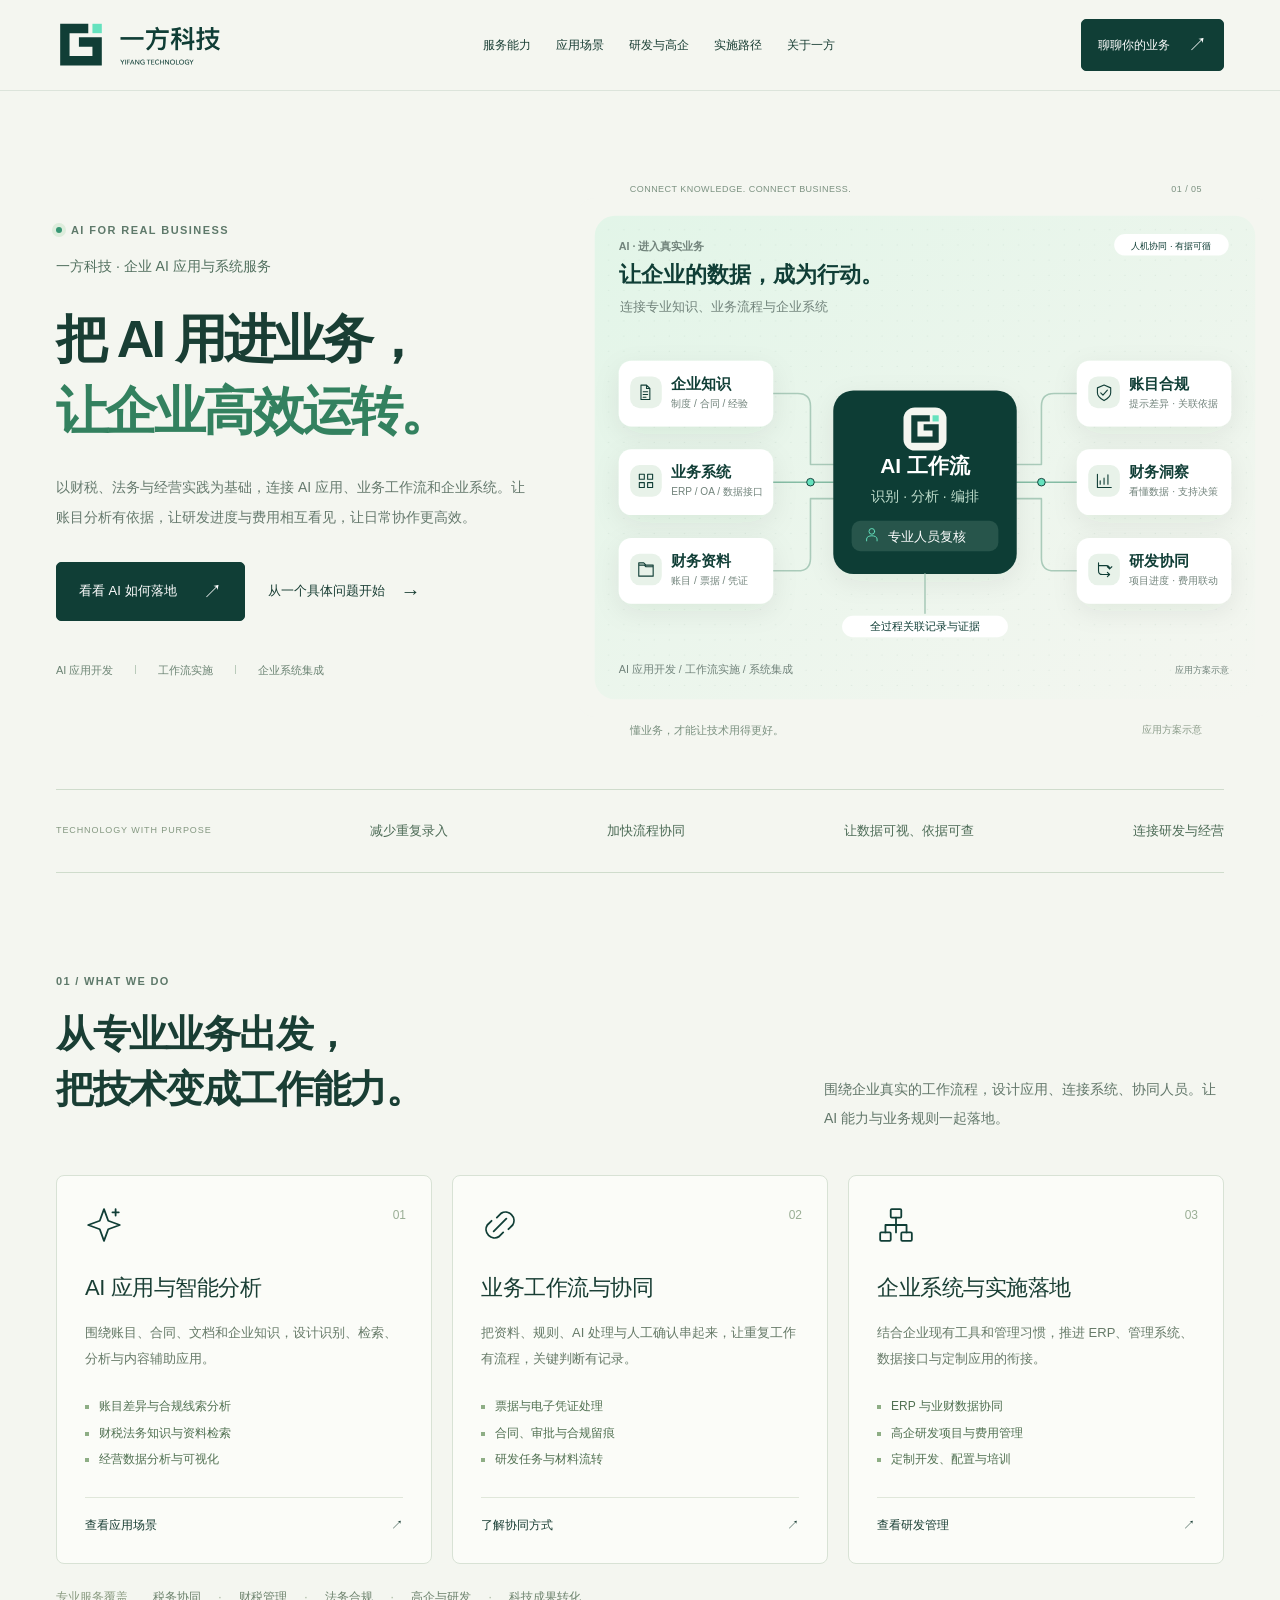
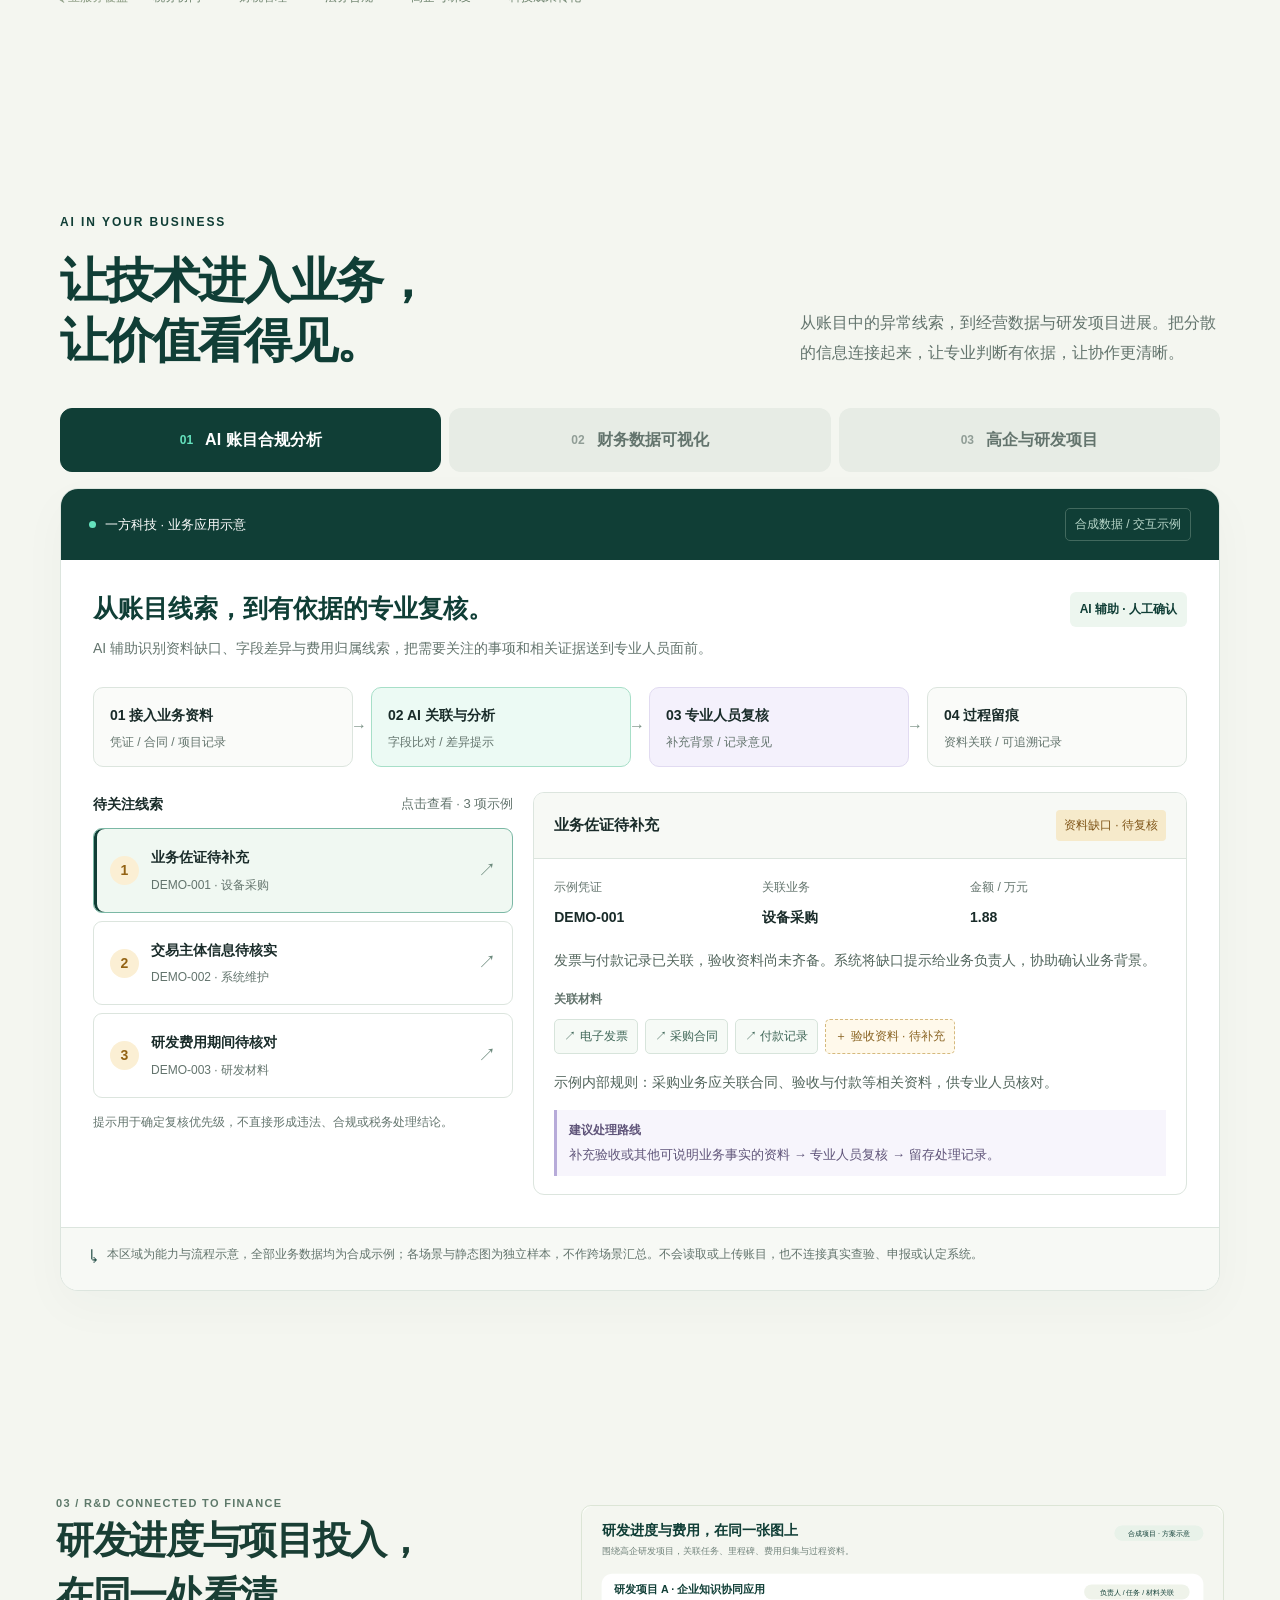
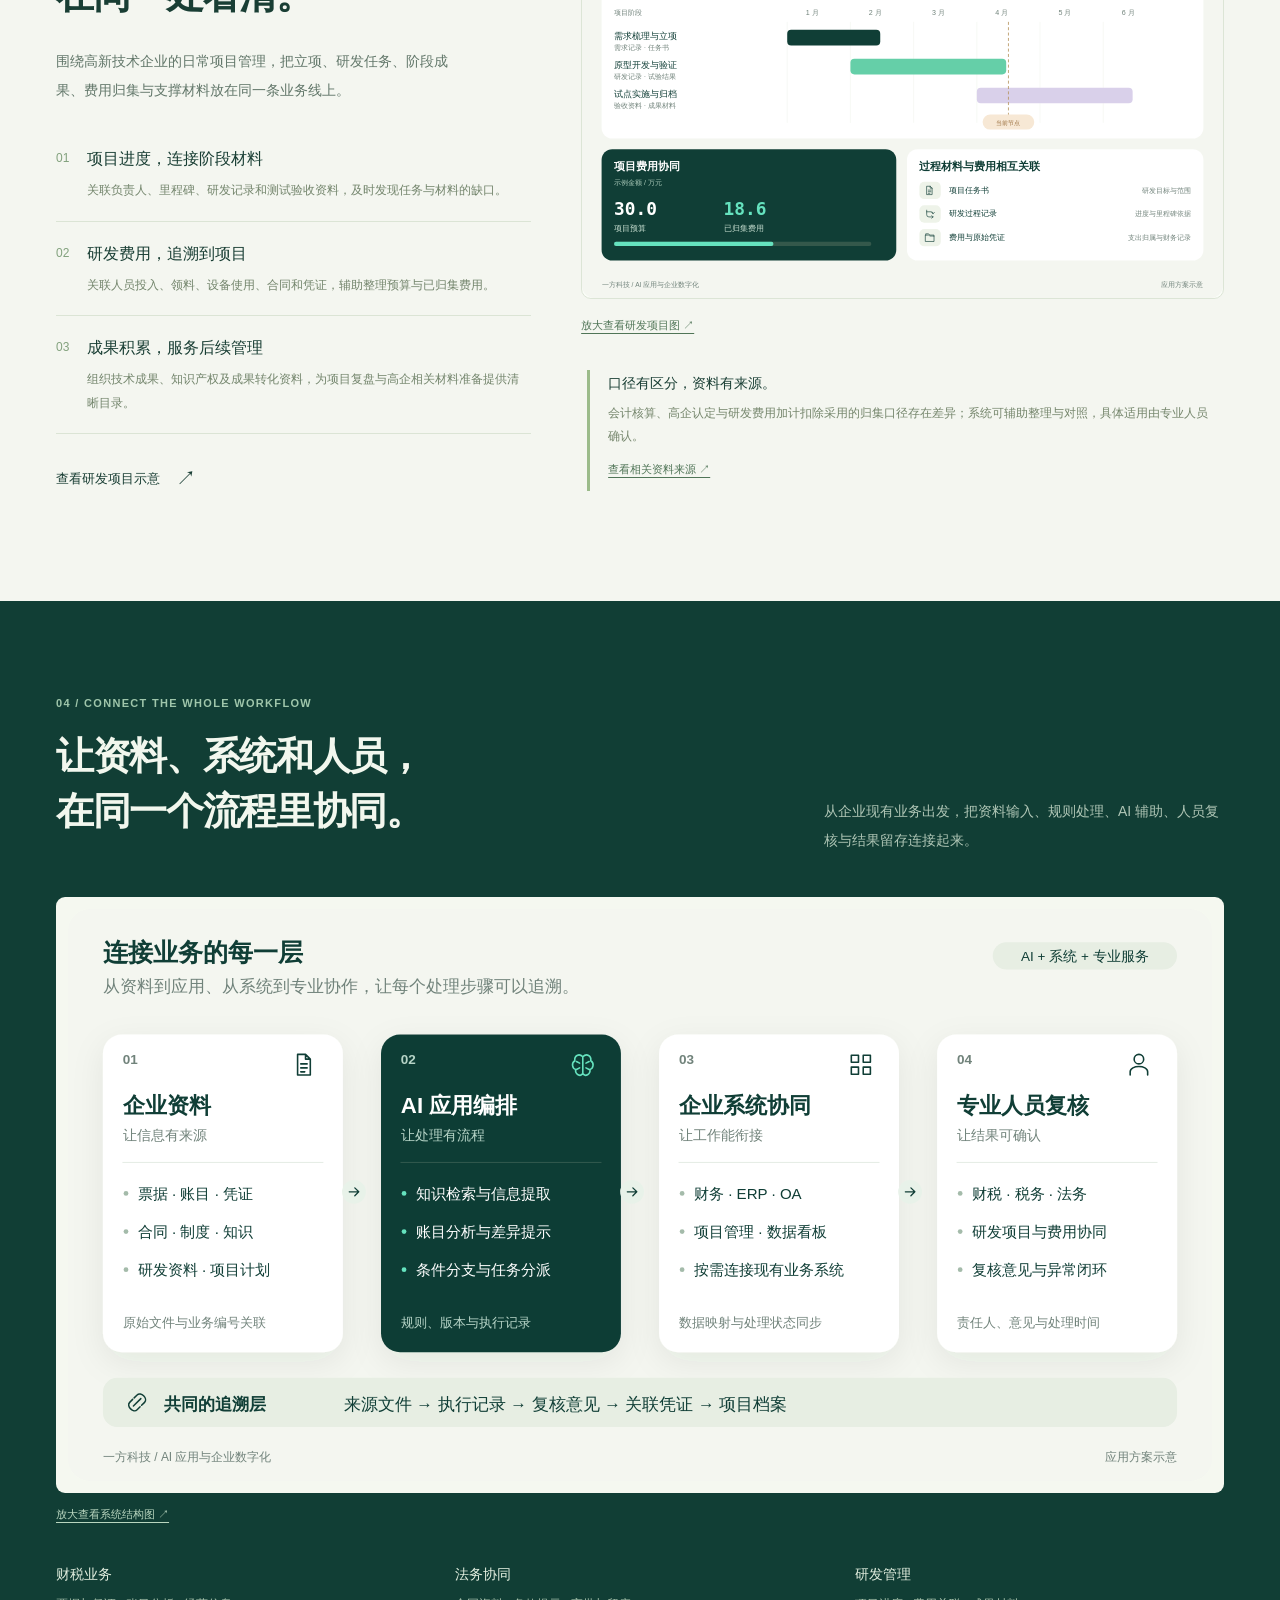
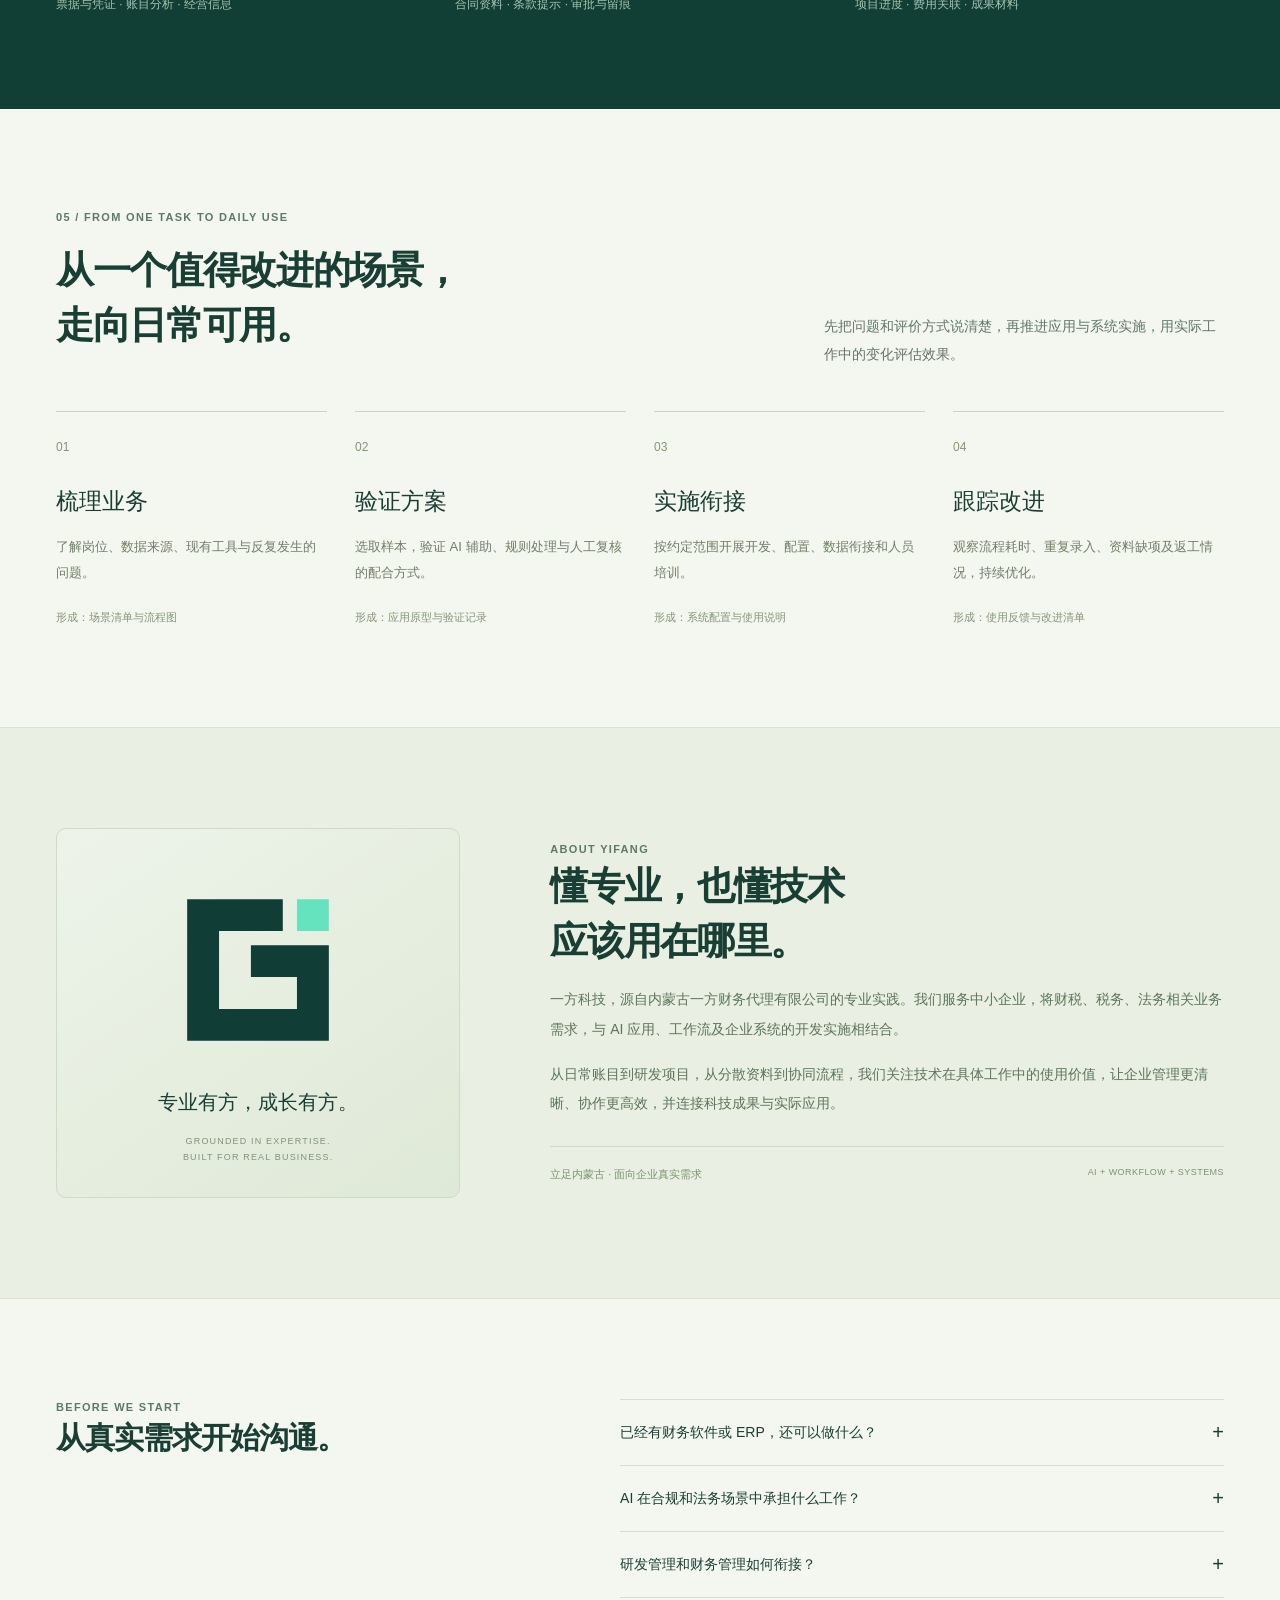
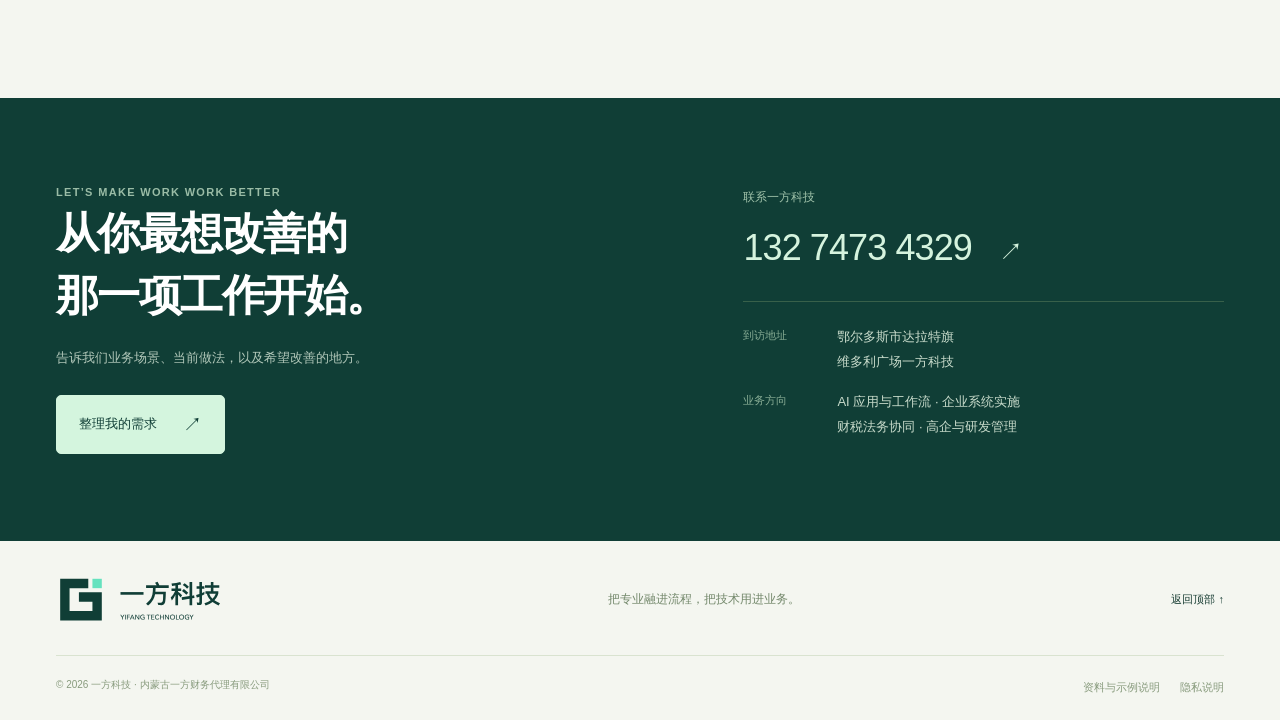
<file: docs/index.html>
<!doctype html>
<html lang="zh-CN">
<head>
<meta charset="UTF-8"><meta name="viewport" content="width=device-width,initial-scale=1">
<title>一方科技｜企业 AI 应用、工作流与系统服务</title>
<meta name="description" content="一方科技，以AI应用、工作流和企业系统实施连接财税、税务、法务与研发管理，提供账目合规辅助分析、财务可视化、高企研发项目与费用协同等应用方案。">
<meta name="theme-color" content="#103E36"><link rel="icon" href="[data-uri]" type="image/svg+xml">
<style>
*{box-sizing:border-box}html{scroll-behavior:smooth;scroll-padding-top:100px}body{margin:0;font-family:-apple-system,BlinkMacSystemFont,"PingFang SC","Microsoft YaHei",sans-serif;color:#193E34;background:#F4F6F0;font-size:15px;line-height:1.75}h1,h2,h3,p,ul,dl,dd{margin:0}button,input,select,textarea{font:inherit}button,a{-webkit-tap-highlight-color:transparent}a{color:inherit;text-decoration:none}button{cursor:pointer;color:inherit;background:none;border:0}button:disabled{cursor:not-allowed}img{display:block;max-width:100%;height:auto}a:focus-visible,button:focus-visible,input:focus-visible,textarea:focus-visible,select:focus-visible,summary:focus-visible{outline:3px solid #2A8A6B;outline-offset:5px}::selection{background:#B7EBD2}.wrap{max-width:1240px;width:calc(100% - 112px);margin-inline:auto}.section{padding-block:100px}.eyebrow{font-size:11px;font-weight:600;letter-spacing:.12em;line-height:1.6;color:#5E796A}.section-head{display:flex;justify-content:space-between;align-items:flex-end;gap:60px;margin-bottom:42px}h2{font-size:38px;line-height:1.45;letter-spacing:-.035em;font-weight:600}.section-head .eyebrow,section .eyebrow+h2{margin-bottom:16px}.intro{max-width:400px;font-size:14px;line-height:2.05;color:#62776A}.btn{display:inline-flex;align-items:center;justify-content:center;gap:26px;background:#103E36;color:#fff;min-height:50px;padding:12px 22px;border:1px solid #103E36;border-radius:5px;font-size:13px;font-weight:500;transition:background .2s,transform .2s}.btn:hover{background:#28664F;transform:translateY(-2px)}.btn span{font-size:19px;font-weight:400}.btn.small{min-height:42px;font-size:12px;padding:8px 16px;gap:18px}.btn.light{background:#D4F5DE;color:#103E36;border-color:#D4F5DE}.text-link{display:inline-flex;align-items:center;gap:16px;font-size:13px;min-height:44px}.text-link span{font-size:20px}.text-link:hover{color:#2B8A65}.skip-link{position:fixed;top:-80px;left:20px;padding:10px 16px;background:white;z-index:100}.skip-link:focus{top:10px}.header{position:sticky;top:0;z-index:20;background:rgba(244,246,240,.96);border-bottom:1px solid #DCE4DB;backdrop-filter:blur(14px)}.nav{min-height:90px;display:flex;align-items:center;justify-content:space-between;gap:32px}.brand{flex-shrink:0}.header nav{display:flex;gap:25px;align-items:center}.header nav a{font-size:12px;white-space:nowrap;line-height:44px}.header nav a:hover{color:#2B8A65}.menu-toggle{display:none;width:44px;height:44px;position:relative}.menu-toggle span{position:absolute;left:11px;right:11px;height:1.5px;background:#103E36;top:17px}.menu-toggle span+span{top:26px}.hero{padding-top:50px;overflow:hidden}.hero-grid{display:grid;grid-template-columns:1fr 1.15fr;gap:16px;align-items:center;min-height:620px}.hero-copy{position:relative;z-index:1;padding-block:30px}.hero .eyebrow{display:flex;align-items:center;gap:9px;letter-spacing:.13em}.status-dot{width:6px;height:6px;background:#379774;border-radius:50%;box-shadow:0 0 0 4px #DDEDDC}.hero-label{font-size:14px;margin:15px 0 24px;color:#52705F}h1{font-size:52px;line-height:1.4;letter-spacing:-.055em;font-weight:600;white-space:nowrap}h1 em{font-style:normal;color:#33815F}.hero-description{font-size:14px;line-height:2.1;max-width:470px;margin-top:25px;color:#65796D}.hero-actions{display:flex;gap:23px;align-items:center;margin-top:30px}.hero-tags{display:flex;gap:22px;font-size:11px;color:#6C8474;margin-top:40px}.hero-tags span+span:before{content:"";display:inline-block;height:9px;border-left:1px solid #B9CABA;margin-right:22px}.hero-art{min-width:0;padding-top:20px}.hero-art>img{width:113%;max-width:none;margin-left:-5%}.art-topline,.art-caption{display:flex;justify-content:space-between;gap:20px;color:#7B9180;font-size:9px;letter-spacing:.05em;padding-inline:22px}.art-caption{font-size:11px;letter-spacing:0;margin-top:4px}.art-caption>span:last-child{font-size:10px;color:#8B9C8A}.value-strip{display:flex;justify-content:space-between;gap:20px;align-items:center;min-height:84px;border-top:1px solid #CFDCCC;border-bottom:1px solid #CFDCCC;margin-top:28px;font-size:13px;color:#4C6B56}.value-label{font-size:9px;letter-spacing:.1em;color:#849881}.capability-grid{display:grid;grid-template-columns:repeat(3,minmax(0,1fr));gap:20px}.capability{position:relative;padding:30px 28px 22px;background:#FBFCF8;border:1px solid #D8E2D5;border-radius:8px}.card-number{position:absolute;right:25px;top:29px;color:#9AAE95;font-size:12px}.capability>img{margin-bottom:25px}.capability h3{font-size:22px;font-weight:500;letter-spacing:-.02em}.capability>p{font-size:13px;color:#667A68;line-height:2;margin:13px 0 21px}.capability ul{padding:0;list-style:none;font-size:12px;color:#507051;line-height:2.2}.capability li:before{content:"";width:4px;height:4px;background:#8EAE85;display:inline-block;margin-right:10px;vertical-align:middle}.capability>a{margin-top:25px;padding-top:17px;display:flex;justify-content:space-between;border-top:1px solid #E0E7DA;min-height:44px;font-size:12px}.capability>a:hover{color:#30986B}.domain-row{display:flex;gap:25px;align-items:center;padding:23px 0 0;font-size:12px;color:#6C826C}.domain-row>span{color:#8A9B81;white-space:nowrap}.domain-row i{font-style:normal;padding:0 14px;color:#A5B69C}.rd-section{display:grid;grid-template-columns:.85fr 1.15fr;gap:50px;align-items:center}.rd-copy>.intro{margin-top:24px}.rd-points{margin:23px 0}.rd-points article{display:flex;gap:18px;padding:18px 0;border-bottom:1px solid #DBE4D5}.rd-points article>span{font-size:12px;color:#82A17D;padding-top:3px}.rd-points h3{font-size:16px;font-weight:500}.rd-points p{font-size:12px;color:#73856C;line-height:1.95;margin-top:6px}.rd-visual{min-width:0}.rd-visual>img{width:100%;border:1px solid #DCE5D6;border-radius:10px;background:#FAFCF7}.rd-note{margin:22px 6px 0;padding:0 0 0 18px;border-left:3px solid #9BBB8A}.rd-note>span{font-size:14px;font-weight:500}.rd-note p{font-size:12px;line-height:1.9;color:#75866C;margin-top:6px}.subtle-link{font-size:11px;text-decoration:underline;text-underline-offset:4px;padding:9px 0;min-height:44px;color:#507557}.architecture{background:#113E35;color:#F2F7EE;padding-block:94px}.architecture .eyebrow{color:#9FC6AB}.architecture .intro{color:#B0C6B6}.architecture-image{border-radius:9px;overflow:hidden;background:#F5F8F0;padding:12px}.architecture-image img{width:100%}.architecture-bottom{display:grid;grid-template-columns:repeat(3,1fr);gap:30px;padding-top:25px}.architecture-bottom p{display:flex;flex-direction:column;gap:8px;font-size:12px;color:#A8C3AD}.architecture-bottom b{font-size:14px;color:#E3EFE0;font-weight:500}.delivery-grid{display:grid;grid-template-columns:repeat(4,minmax(0,1fr));gap:28px}.delivery-grid article{border-top:1px solid #C6D7BD;padding-top:21px}.step-index{font-size:12px;color:#7E9970}.delivery-grid h3{font-size:23px;font-weight:500;margin:22px 0 12px}.delivery-grid p{font-size:13px;line-height:2;color:#6E8065}.delivery-grid small{display:block;margin-top:22px;font-size:11px;color:#869678}.about{background:#E9EFE2;border-top:1px solid #DAE3D2;border-bottom:1px solid #DAE3D2}.about-grid{display:grid;grid-template-columns:.75fr 1.25fr;gap:90px;align-items:center}.about-mark{display:flex;flex-direction:column;align-items:center;justify-content:center;min-height:370px;border:1px solid #CDDCC5;background:linear-gradient(145deg,#EDF3E9,#DFE9D7);border-radius:10px}.about-mark img{width:170px;margin:25px 0 30px}.about-mark>span{font-size:20px}.about-mark small{font-size:9px;letter-spacing:.13em;color:#7F9574;line-height:1.8;text-align:center;margin-top:13px}.about h2{margin-bottom:25px}.about p:not(.eyebrow){font-size:14px;line-height:2.1;color:#5D755A;margin-top:16px}.about-location{display:flex;justify-content:space-between;gap:20px;margin-top:27px;padding-top:18px;border-top:1px solid #CBD9C2;font-size:11px;color:#7B9470}.about-location span:last-child{font-size:9px;letter-spacing:.05em}.faq{display:grid;grid-template-columns:.9fr 1.1fr;gap:70px}.faq h2{font-size:30px}.faq-list details{border-bottom:1px solid #D4DFCB;padding:19px 0}.faq-list details:first-child{border-top:1px solid #D4DFCB}.faq-list summary{list-style:none;display:flex;justify-content:space-between;align-items:center;gap:20px;font-size:14px;cursor:pointer;min-height:27px}.faq-list summary::-webkit-details-marker{display:none}.faq-list summary span{font-size:20px;line-height:1}.faq-list details[open] summary span{transform:rotate(45deg)}.faq-list p{font-size:13px;line-height:2;color:#72856A;padding:14px 24px 0 0}.contact{background:#103E36;color:white;padding-block:85px}.contact-grid{display:grid;grid-template-columns:1.1fr .9fr;gap:100px;align-items:center}.contact .eyebrow{color:#9ABCA6}.contact h2{font-size:43px}.contact p:not(.eyebrow){font-size:13px;color:#B1C7B9;margin:21px 0 25px}.contact-details>span{font-size:12px;color:#A0C2AA}.phone{font-size:36px;display:block;white-space:nowrap;letter-spacing:-.025em;line-height:1.5;margin:12px 0 26px;color:#D5F3DE}.phone span{font-size:24px;display:inline-block;margin-left:18px}.contact-details dl{border-top:1px solid #38604A;padding-top:23px}.contact-details dl>div{display:grid;grid-template-columns:80px 1fr;gap:14px;font-size:13px;line-height:1.9;margin-bottom:16px}.contact-details dt{color:#88AD95;font-size:11px}.contact-details dd{color:#C8DBCB}.footer{padding-top:30px}.footer-top{display:flex;align-items:center;justify-content:space-between;gap:30px;padding:0 0 26px}.footer-top p{font-size:12px;color:#73886B}.footer-top>a:last-child{font-size:11px}.footer-bottom{border-top:1px solid #D9E3D0;padding:20px 0;display:flex;justify-content:space-between;gap:25px;font-size:10px;color:#889B7D}.footer-bottom>div{display:flex;gap:20px}.footer-bottom button{font-size:11px;padding:0;min-height:24px}.dialog{width:min(600px,calc(100% - 32px));max-height:90vh;border:1px solid #CBDAC2;border-radius:10px;padding:40px;background:#FBFCF8;color:#193E34}.dialog::backdrop{background:#0A271D99;backdrop-filter:blur(3px)}.dialog h2{font-size:29px;margin:13px 0 16px}.dialog-close{position:absolute;right:12px;top:10px;width:44px;height:44px;font-size:28px;color:#71866A}.dialog-intro{font-size:13px;color:#6F8267;margin-bottom:22px}.dialog label{display:block;font-size:12px;margin-bottom:16px}.dialog input,.dialog textarea,.dialog select{display:block;width:100%;border:1px solid #CFDDC4;border-radius:4px;background:white;padding:11px 12px;margin-top:7px;color:#31543A;font-size:14px}.dialog textarea{resize:vertical}.form-grid{display:grid;grid-template-columns:1fr 1fr;gap:17px}.form-note{font-size:11px;color:#8B9C7F;margin-top:14px;line-height:1.8}#form-status{font-size:12px;color:#3E8057;margin-top:10px}.info-text{font-size:14px;color:#637A59;line-height:2;margin:14px 0}.source-list{padding-left:18px;font-size:13px;line-height:2}.source-list li{margin:10px 0}.source-list a{text-decoration:underline;text-underline-offset:3px}.toast{position:fixed;bottom:25px;left:50%;transform:translate(-50%,15px);background:#123E33;color:white;padding:12px 20px;font-size:13px;max-width:calc(100% - 32px);opacity:0;pointer-events:none;transition:opacity .2s,transform .2s;z-index:40;border-radius:5px}.toast.show{opacity:1;transform:translate(-50%,0)}
@media(min-width:1500px){.wrap{max-width:1320px}.hero-grid{grid-template-columns:1fr 1.2fr}h1{font-size:56px}.hero-art>img{width:116%;margin-left:-6%}}
@media(max-width:1150px){.wrap{width:calc(100% - 64px)}.nav{gap:20px}.header nav{gap:18px}.header nav a{font-size:11px}.header .brand img{width:160px}.nav>.btn{font-size:11px;padding-inline:12px;gap:10px}.hero-grid{min-height:540px;gap:5px}.hero{padding-top:25px}h1{font-size:44px}.hero-description{font-size:13px}.hero-actions{gap:15px}.hero-actions .btn{font-size:12px;padding-inline:16px;gap:16px}.hero-actions .text-link{font-size:11px;gap:9px}.hero-art>img{width:116%;margin-left:-8%}.hero-tags{font-size:10px;gap:15px}.hero-tags span+span:before{margin-right:15px}.section{padding-block:80px}.section-head{gap:40px}h2{font-size:34px}.intro{max-width:340px;font-size:13px}.capability{padding:25px 22px}.capability h3{font-size:19px}.rd-section{gap:30px;grid-template-columns:1fr 1.1fr}.about-grid{gap:55px}.contact-grid{gap:60px}.phone{font-size:31px}.contact h2{font-size:37px}.value-label{display:none}}
@media(max-width:900px){.header nav{display:none;position:absolute;left:0;right:0;top:80px;background:#F4F6F0;padding:16px 32px;border-bottom:1px solid #D8E2D0;box-shadow:0 14px 25px #1436220D}.header nav.open{display:flex;flex-wrap:wrap;gap:10px 26px}.header nav a{font-size:14px}.nav{min-height:80px;gap:15px}.nav>.btn{margin-left:auto}.menu-toggle{display:block}.hero-grid{grid-template-columns:1fr 1fr;min-height:520px}h1{font-size:37px}.hero-label{font-size:12px}.hero .eyebrow{font-size:10px}.hero-description{font-size:12px}.hero-actions{flex-wrap:wrap;gap:12px;margin-top:22px}.hero-tags{flex-wrap:wrap;gap:8px 15px;margin-top:22px}.art-topline{font-size:7px;padding:0}.art-caption{font-size:9px;padding:0}.art-caption>span:last-child{display:none}.hero-art>img{width:130%;margin-left:-12%}.value-strip{font-size:11px;gap:15px;min-height:72px;margin-top:5px}.section-head{gap:30px}.section-head .intro{max-width:310px}.capability-grid{gap:14px}.capability{padding:23px 18px}.capability h3{font-size:18px}.capability>p,.capability ul{font-size:12px}.domain-row{align-items:flex-start;gap:18px;font-size:11px}.domain-row i{padding-inline:8px}.rd-section{grid-template-columns:1fr;gap:35px}.rd-copy>.intro{max-width:620px}.rd-points{display:grid;grid-template-columns:repeat(3,1fr);gap:23px}.rd-points article{gap:10px}.rd-points h3{font-size:14px}.rd-points p{font-size:12px}.rd-visual{max-width:760px}.rd-note{max-width:650px}.architecture{padding-block:70px}.architecture-bottom{gap:20px}.architecture-bottom span{font-size:11px}.delivery-grid{gap:20px}.delivery-grid h3{font-size:21px}.delivery-grid p{font-size:12px}.delivery-grid small{font-size:10px}.about-grid{grid-template-columns:.75fr 1.25fr;gap:35px}.about-mark img{width:130px}.about-mark>span{font-size:17px}.about p:not(.eyebrow){font-size:13px}.about-location{flex-wrap:wrap;gap:10px}.faq{grid-template-columns:1fr;gap:30px}.contact-grid{gap:40px}.contact h2{font-size:33px}.phone{font-size:28px}.phone span{font-size:20px;margin-left:8px}.contact-details dl>div{grid-template-columns:60px 1fr;gap:12px;font-size:12px}.footer-top{gap:20px}.footer-top .brand img{width:150px}.footer-top p{font-size:10px}}
@media(max-width:640px){html{scroll-padding-top:85px}.wrap{width:calc(100% - 40px)}.section{padding-block:60px}.nav{min-height:74px;gap:8px}.header .brand img{width:145px}.nav>.btn{font-size:10px;min-height:38px;padding:6px 10px;gap:8px}.nav>.btn span{font-size:15px}.menu-toggle{width:37px}.header nav{top:74px;padding:14px 20px;gap:5px 22px}.header nav a{font-size:13px}.hero{padding-top:10px}.hero-grid{display:flex;flex-direction:column;align-items:stretch;gap:0;min-height:0}.hero-copy{padding:24px 0 16px}.hero .eyebrow{font-size:10px}.hero-label{font-size:12px;margin:12px 0 19px}h1{font-size:40px;line-height:1.4}.hero-description{font-size:13px;line-height:2.05;margin-top:20px}.hero-actions{gap:16px;margin-top:24px}.hero-actions .btn{font-size:12px;min-height:48px}.hero-actions .text-link{font-size:11px}.hero-tags{font-size:10px;margin-top:23px}.hero-art{padding:14px 0 0}.hero-art>img{width:100%;max-width:100%;margin:0}.art-topline{font-size:7px}.art-caption{font-size:10px;margin-top:6px}.art-caption>span:last-child{display:block;font-size:9px}.value-strip{display:grid;grid-template-columns:1fr 1fr;gap:12px 15px;padding-block:17px;font-size:11px;margin-top:25px}.section-head{display:block;margin-bottom:29px}h2{font-size:29px;line-height:1.45}.eyebrow{font-size:10px}.section-head .eyebrow,section .eyebrow+h2{margin-bottom:12px}.section-head .intro{max-width:100%;margin-top:19px;font-size:13px}.capability-grid{grid-template-columns:1fr;gap:15px}.capability{padding:25px}.capability>img{width:32px;margin-bottom:20px}.capability h3{font-size:22px}.capability>p{font-size:13px;max-width:430px}.capability ul{font-size:12px}.capability>a{margin-top:18px}.domain-row{display:block;padding-top:18px}.domain-row p{margin-top:8px;line-height:2}.domain-row i{padding-inline:8px}.rd-copy>.intro{font-size:13px}.rd-points{display:block;margin:15px 0}.rd-points article{gap:17px;padding:17px 0}.rd-points h3{font-size:16px}.rd-points p{font-size:12px}.rd-section{gap:28px}.rd-visual>img{border-radius:6px}.rd-note{margin-top:20px;padding-left:15px}.rd-note p{font-size:11px}.architecture{padding-block:60px}.architecture-image{padding:5px;border-radius:5px}.architecture-bottom{grid-template-columns:1fr;gap:18px;padding-top:23px}.architecture-bottom p{display:block}.architecture-bottom b{display:block;margin-bottom:4px;font-size:14px}.architecture-bottom span{font-size:12px}.delivery-grid{grid-template-columns:1fr 1fr;gap:30px 24px}.delivery-grid article{padding-top:16px}.delivery-grid h3{font-size:21px;margin:14px 0 10px}.delivery-grid p{font-size:12px}.delivery-grid small{font-size:10px;line-height:1.8;margin-top:14px}.about-grid{display:flex;flex-direction:column-reverse;gap:35px}.about h2{margin-bottom:20px}.about p:not(.eyebrow){font-size:13px}.about-mark{width:100%;min-height:275px}.about-mark img{width:120px;margin:15px 0 22px}.about-mark>span{font-size:19px}.about-mark small{font-size:8px;margin-bottom:10px}.about-location{font-size:10px}.about-location span:last-child{font-size:8px}.faq{gap:23px}.faq h2{font-size:27px}.faq-list summary{font-size:13px}.faq-list p{font-size:12px}.contact{padding-block:60px}.contact-grid{grid-template-columns:1fr;gap:42px}.contact h2{font-size:34px}.contact p:not(.eyebrow){font-size:12px}.phone{font-size:34px}.phone span{margin-left:14px}.contact-details dl>div{font-size:13px;grid-template-columns:75px 1fr}.footer{padding-top:24px}.footer-top{flex-wrap:wrap;gap:16px}.footer-top .brand img{width:145px}.footer-top p{order:3;width:100%;font-size:11px}.footer-top>a:last-child{font-size:10px;margin-left:auto}.footer-bottom{display:block;font-size:9px;line-height:1.9;padding-block:17px}.footer-bottom>div{margin-top:9px;gap:22px}.footer-bottom button{min-height:35px;font-size:10px}.dialog{padding:31px 23px}.dialog h2{font-size:25px}.dialog input,.dialog select,.dialog textarea{font-size:16px}.form-grid{grid-template-columns:1fr;gap:0}.dialog-intro{font-size:12px}.info-text{font-size:13px}.source-list{font-size:12px}.toast{font-size:12px;width:max-content}}
@media(max-width:370px){.wrap{width:calc(100% - 32px)}h1{font-size:35px}.header .brand img{width:128px}.nav>.btn{font-size:9px;padding-inline:8px;gap:6px}.hero-actions{gap:10px}.hero-actions .btn{padding-inline:13px;font-size:11px}.hero-actions .text-link{font-size:10px}.phone{font-size:29px}.contact h2{font-size:31px}.delivery-grid{gap:25px 18px}}
@media(prefers-reduced-motion:reduce){html{scroll-behavior:auto}*,*:before,*:after{transition:none!important;animation:none!important}}
.figure-view{width:min(1180px,calc(100% - 24px))}.figure-scroll{overflow:auto;border:1px solid #D5E0CA;border-radius:5px;max-height:65vh}.figure-scroll img{min-width:900px;width:100%;max-width:none}.diagram-dark-link{color:#B9D6BF}.rd-visual>.subtle-link{margin-top:5px}
@media(max-width:640px){.menu-toggle{width:44px;flex-shrink:0}.figure-view{padding:35px 16px 20px}.figure-view h2{font-size:22px}}

</style><style>
.showcase-section{--showcase-pine:#103e36;--showcase-mint:#65e2be;--showcase-paper:#f4f6f0;--showcase-ink:#192b29;--showcase-muted:#63746d;--showcase-line:#dce5de;--showcase-amber:#936314;--showcase-lavender:#ded8f4;padding:104px 24px;background:var(--showcase-paper);color:var(--showcase-ink);font-family:inherit;scroll-margin-top:96px}
.showcase-section *{box-sizing:border-box}.showcase-wrap{max-width:1160px;margin:0 auto}.showcase-intro{display:flex;justify-content:space-between;gap:48px;align-items:flex-end;margin-bottom:38px}.showcase-eyebrow{font-size:12px;font-weight:700;letter-spacing:.16em;color:var(--showcase-pine);margin:0 0 18px}.showcase-intro h2{font-size:clamp(32px,4vw,48px);font-weight:600;line-height:1.24;letter-spacing:-.04em;margin:0;color:var(--showcase-pine)}.showcase-lead{max-width:420px;line-height:1.85;font-size:16px;color:var(--showcase-muted);margin:0 0 3px}.showcase-tabs{display:grid;grid-template-columns:repeat(3,minmax(0,1fr));gap:8px;margin-bottom:16px}.showcase-tab{display:flex;align-items:center;justify-content:center;gap:12px;min-height:64px;padding:12px 16px;border:1px solid transparent;border-radius:12px;background:#e7ece5;color:var(--showcase-muted);font:inherit;font-size:16px;font-weight:600;cursor:pointer}.showcase-tab[aria-selected=true]{color:#fff;background:var(--showcase-pine);border-color:var(--showcase-pine)}.showcase-tab-number{font-size:12px;opacity:.65;font-variant-numeric:tabular-nums}.showcase-tab[aria-selected=true] .showcase-tab-number{color:var(--showcase-mint);opacity:1}.showcase-section button:focus-visible,.showcase-section select:focus-visible,.showcase-panel:focus-visible{outline:3px solid #237967;outline-offset:4px}.showcase-frame{border:1px solid var(--showcase-line);border-radius:18px;overflow:hidden;background:#fff;box-shadow:0 16px 48px #103e3608}.showcase-frame-top{display:flex;justify-content:space-between;align-items:center;gap:16px;background:var(--showcase-pine);color:white;padding:19px 28px;font-size:13px}.showcase-system-name{display:flex;align-items:center;gap:9px}.showcase-live-dot{width:7px;height:7px;border-radius:50%;background:var(--showcase-mint)}.showcase-demo-badge{font-size:12px;color:#b9d7ca;border:1px solid #42695e;padding:5px 9px;border-radius:5px}.showcase-panel{padding:32px;min-height:590px}.showcase-scene-header{display:flex;justify-content:space-between;gap:20px;align-items:flex-start;margin-bottom:26px}.showcase-scene-header h3{font-size:25px;line-height:1.35;margin:0 0 10px;color:var(--showcase-pine);font-weight:600}.showcase-scene-header p{font-size:14px;line-height:1.8;color:var(--showcase-muted);margin:0;max-width:660px}.showcase-label{white-space:nowrap;font-size:12px;border-radius:6px;padding:7px 10px;color:var(--showcase-pine);background:#edf6ef;font-weight:600}.showcase-frame-note{display:flex;gap:9px;align-items:flex-start;padding:16px 28px;background:#f7f9f5;border-top:1px solid var(--showcase-line);color:var(--showcase-muted);font-size:12px;line-height:1.7}.showcase-frame-note p{margin:0}.showcase-frame-note>span{color:var(--showcase-pine);font-size:18px}.showcase-flow{display:grid;grid-template-columns:repeat(4,minmax(0,1fr));gap:18px;margin-bottom:25px}.showcase-flow-node{position:relative;border:1px solid var(--showcase-line);padding:15px 16px;border-radius:10px;min-width:0;background:#fafbf9}.showcase-flow-node:not(:last-child):after{content:'→';position:absolute;right:-15px;top:30%;color:#7b9286;font-size:16px}.showcase-flow-node strong{display:block;font-size:14px;font-weight:600;margin-bottom:5px}.showcase-flow-node small{font-size:12px;color:var(--showcase-muted);line-height:1.5;display:block}.showcase-flow-node.showcase-ai-node{background:#ecfaf4;border-color:#a7dfc8}.showcase-flow-node.showcase-human-node{background:#f4f1fc;border-color:#e1dbf1}.showcase-compliance-grid{display:grid;grid-template-columns:minmax(0,.9fr) minmax(0,1.4fr);gap:20px}.showcase-list-heading{display:flex;align-items:center;justify-content:space-between;font-size:13px;color:var(--showcase-muted);margin:0 0 12px}.showcase-list-heading strong{font-size:14px;color:var(--showcase-ink);font-weight:600}.showcase-alert-list{display:grid;gap:8px}.showcase-alert{width:100%;display:flex;align-items:center;text-align:left;gap:12px;padding:16px;border:1px solid var(--showcase-line);border-radius:9px;background:white;color:var(--showcase-ink);font:inherit;cursor:pointer;min-height:77px}.showcase-alert[aria-pressed=true]{border-color:#7bb8a5;background:#f0f8f2;box-shadow:inset 3px 0 0 var(--showcase-pine)}.showcase-alert-icon{flex-shrink:0;display:grid;place-items:center;width:29px;height:29px;border-radius:50%;font-size:14px;background:#fbefd4;color:var(--showcase-amber);font-weight:700}.showcase-alert strong{font-size:14px;display:block;margin-bottom:5px;font-weight:600}.showcase-alert small{font-size:12px;color:var(--showcase-muted);display:block}.showcase-alert-arrow{margin-left:auto;color:#6c8a7d;font-size:18px}.showcase-alert-detail{border:1px solid var(--showcase-line);border-radius:11px;overflow:hidden}.showcase-detail-head{padding:17px 20px;background:#f7f9f5;border-bottom:1px solid var(--showcase-line);display:flex;align-items:center;justify-content:space-between;gap:10px}.showcase-detail-head strong{font-size:15px;font-weight:600}.showcase-warning-badge{font-size:12px;color:#805619;background:#f6eacb;border-radius:4px;padding:5px 8px;white-space:nowrap}.showcase-detail-body{padding:18px 20px}.showcase-voucher{display:grid;grid-template-columns:repeat(3,minmax(0,1fr));gap:12px;margin-bottom:18px}.showcase-voucher span{display:block;font-size:12px;color:var(--showcase-muted);margin-bottom:6px}.showcase-voucher strong{font-size:14px;font-weight:600;line-height:1.5;overflow-wrap:anywhere}.showcase-detail-copy{font-size:14px;line-height:1.75;color:#52655c;margin:0 0 16px}.showcase-evidence-chips{display:flex;flex-wrap:wrap;gap:7px;margin-bottom:16px}.showcase-evidence-chip{font-size:12px;border:1px solid #d7e4db;background:#f6faf6;color:#3f6657;padding:6px 9px;border-radius:5px}.showcase-evidence-chip.showcase-missing{border-style:dashed;border-color:#d5b97d;background:#fff9eb;color:#896322}.showcase-evidence-caption{font-size:12px;font-weight:600;color:var(--showcase-muted);margin:0 0 9px}.showcase-action-line{border-left:3px solid #b7abd9;background:#f7f5fc;padding:10px 12px;color:#5f5479;font-size:13px;line-height:1.7}.showcase-action-line strong{display:block;font-size:12px;margin-bottom:3px}.showcase-finance-controls{display:flex;align-items:center;gap:6px;padding:4px;background:#eef2eb;border-radius:8px;width:max-content;max-width:100%;margin:0 0 20px}.showcase-finance-controls button{min-height:44px;border:0;background:transparent;color:var(--showcase-muted);font:inherit;font-size:14px;padding:9px 17px;border-radius:5px;cursor:pointer}.showcase-finance-controls button[aria-pressed=true]{background:white;color:var(--showcase-pine);box-shadow:0 2px 4px #103e3608;font-weight:600}.showcase-metrics{display:grid;grid-template-columns:repeat(3,minmax(0,1fr));gap:14px;margin-bottom:22px}.showcase-metric{padding:17px 19px;border:1px solid var(--showcase-line);border-radius:10px;background:#fafbf8}.showcase-metric-label{font-size:13px;color:var(--showcase-muted);display:block;margin-bottom:10px}.showcase-metric-value{font-size:31px;font-weight:600;line-height:1;letter-spacing:-.03em;color:var(--showcase-pine);font-variant-numeric:tabular-nums}.showcase-metric-unit{font-size:12px;margin-left:6px;color:var(--showcase-muted)}.showcase-chart-grid{display:grid;grid-template-columns:minmax(0,1.7fr) minmax(240px,.8fr);gap:20px}.showcase-chart-card{padding:20px;border:1px solid var(--showcase-line);border-radius:11px;min-width:0}.showcase-chart-head{display:flex;justify-content:space-between;gap:12px;flex-wrap:wrap;align-items:flex-start;margin-bottom:14px}.showcase-chart-head h4{font-size:14px;margin:0;font-weight:600}.showcase-chart-head>small{font-size:12px;color:var(--showcase-muted)}.showcase-chart-legend{display:flex;gap:15px;flex-wrap:wrap;font-size:12px;color:var(--showcase-muted)}.showcase-chart-legend span:before{content:'';display:inline-block;width:9px;height:9px;border-radius:2px;margin-right:6px;background:var(--showcase-pine)}.showcase-chart-legend span+span:before{background:var(--showcase-mint)}.showcase-bar-chart{height:210px;width:100%;display:block;overflow:visible}.showcase-chart-scroll{max-width:100%;overflow-x:auto;padding-bottom:3px}.showcase-bar-chart text{font-family:inherit;font-size:12px;fill:#708178}.showcase-chart-source{font-size:12px;line-height:1.6;color:var(--showcase-muted);margin:8px 0 0}.showcase-cost-total{display:flex;align-items:baseline;gap:6px;margin:20px 0 21px}.showcase-cost-total strong{font-size:30px;color:var(--showcase-pine);line-height:1;font-weight:600}.showcase-cost-total span{font-size:12px;color:var(--showcase-muted)}.showcase-cost-stack{height:17px;display:flex;overflow:hidden;border-radius:5px;margin-bottom:22px}.showcase-cost-stack>span{min-width:1px}.showcase-cost-list{display:grid;gap:15px;list-style:none;margin:0;padding:0}.showcase-cost-list li{display:flex;align-items:center;gap:8px;font-size:13px}.showcase-cost-swatch{width:9px;height:9px;border-radius:2px;flex-shrink:0}.showcase-cost-list strong{margin-left:auto;font-weight:600;font-variant-numeric:tabular-nums}.showcase-cost-list small{color:var(--showcase-muted);width:34px;text-align:right;font-size:12px}.showcase-chart-table{margin-top:13px}.showcase-chart-table summary{font-size:12px;color:var(--showcase-pine);cursor:pointer;min-height:44px;display:flex;align-items:center}.showcase-chart-table summary:before{content:'＋';margin-right:6px}.showcase-chart-table[open] summary:before{content:'−'}.showcase-chart-table table{font-size:12px;border-collapse:collapse;width:100%;min-width:250px}.showcase-chart-table th,.showcase-chart-table td{text-align:right;padding:8px 5px;border-top:1px solid var(--showcase-line);font-variant-numeric:tabular-nums}.showcase-chart-table th:first-child,.showcase-chart-table td:first-child{text-align:left}.showcase-chart-table th{font-weight:600;color:var(--showcase-muted)}.showcase-project-picker{display:flex;align-items:center;justify-content:space-between;gap:15px;padding:17px 20px;border:1px solid var(--showcase-line);border-radius:10px;background:#fafbf8;margin-bottom:20px}.showcase-project-picker label{font-size:13px;color:var(--showcase-muted)}.showcase-project-picker select{font:inherit;font-size:14px;color:var(--showcase-pine);border:1px solid #ceddd2;border-radius:6px;padding:11px 32px 11px 12px;min-height:44px;background:#fff;max-width:100%;min-width:260px;cursor:pointer}.showcase-project-grid{display:grid;grid-template-columns:minmax(0,1.3fr) minmax(0,1fr);gap:20px;margin-bottom:16px}.showcase-project-card{border:1px solid var(--showcase-line);border-radius:10px;padding:20px}.showcase-project-card h4{font-size:14px;font-weight:600;margin:0 0 18px}.showcase-milestones{display:grid;gap:0;list-style:none;margin:0;padding:0}.showcase-milestones li{position:relative;display:flex;gap:13px;padding:0 0 21px;min-height:65px}.showcase-milestones li:last-child{padding-bottom:0;min-height:40px}.showcase-milestones li:not(:last-child):before{content:'';position:absolute;top:24px;bottom:0;left:11px;width:1px;background:#d7e2d8}.showcase-milestone-dot{display:grid;place-items:center;border:1px solid #d5ded5;background:#f6f8f2;border-radius:50%;font-size:12px;width:24px;height:24px;flex-shrink:0;color:#7c8c81;z-index:1}.showcase-milestone-dot.showcase-complete{background:var(--showcase-pine);border-color:var(--showcase-pine);color:white}.showcase-milestone-dot.showcase-active{background:#e9e3f9;border-color:#bfb2df;color:#776396}.showcase-milestones strong{font-size:14px;font-weight:600;display:block;margin:1px 0 5px}.showcase-milestones small{display:block;font-size:12px;color:var(--showcase-muted);line-height:1.6}.showcase-milestone-state{font-size:12px;margin-left:auto;white-space:nowrap;color:var(--showcase-muted);padding-top:3px}.showcase-materials{display:grid;gap:10px;list-style:none;margin:0 0 22px;padding:0}.showcase-materials li{display:flex;gap:8px;font-size:13px;line-height:1.5}.showcase-materials li>span:first-child{color:var(--showcase-pine);font-size:12px;padding-top:1px}.showcase-materials small{font-size:12px;color:var(--showcase-muted);margin-left:auto;white-space:nowrap}.showcase-link-record{border:1px solid #cfe4d7;background:#f1f8f1;border-radius:8px;padding:15px}.showcase-link-record .showcase-evidence-caption{margin-bottom:10px}.showcase-link-record strong{font-size:13px;display:block;font-weight:600;line-height:1.6;color:var(--showcase-pine)}.showcase-link-record p{font-size:12px;color:var(--showcase-muted);line-height:1.7;margin:8px 0 0}.showcase-scope-note{padding:12px 15px;background:#f8f6fc;border-radius:7px;color:#6b627b;font-size:12px;line-height:1.8;margin:0}.showcase-fallback{font-size:16px;line-height:1.8;color:var(--showcase-muted);padding:40px 0}.showcase-inline-note{margin-top:14px;font-size:12px;color:var(--showcase-muted);line-height:1.7}
@media(max-width:900px){.showcase-intro{gap:30px}.showcase-lead{max-width:350px;font-size:15px}.showcase-panel{padding:25px}.showcase-compliance-grid{grid-template-columns:minmax(0,.9fr) minmax(0,1.2fr)}.showcase-voucher{grid-template-columns:1fr 1fr}.showcase-voucher>div:last-child{grid-column:1/-1}.showcase-chart-grid{grid-template-columns:minmax(0,1.4fr) minmax(220px,1fr)}.showcase-flow-node{padding:14px 12px}.showcase-tab{font-size:14px;gap:8px}.showcase-project-grid{grid-template-columns:1fr 1fr}}
@media(max-width:700px){.showcase-section{padding:70px 20px}.showcase-intro{display:block;margin-bottom:26px}.showcase-intro h2{font-size:35px}.showcase-lead{max-width:none;margin-top:20px}.showcase-tabs{gap:6px}.showcase-tab{flex-direction:column;gap:6px;padding:11px 6px;font-size:13px;line-height:1.45;min-height:78px;border-radius:9px}.showcase-tab-number{font-size:12px}.showcase-frame-top{padding:16px 18px;gap:9px;flex-wrap:wrap}.showcase-panel{padding:22px 18px;min-height:0}.showcase-scene-header{display:block;margin-bottom:20px}.showcase-scene-header h3{font-size:23px}.showcase-label{display:inline-block;margin-top:12px}.showcase-flow{grid-template-columns:repeat(2,minmax(0,1fr));gap:10px}.showcase-flow-node:not(:last-child):after{display:none}.showcase-flow-node{padding:13px}.showcase-flow-node strong{font-size:13px}.showcase-compliance-grid,.showcase-chart-grid,.showcase-project-grid{grid-template-columns:1fr}.showcase-alert{min-height:72px}.showcase-detail-head{padding:15px;flex-wrap:wrap}.showcase-detail-body{padding:17px 15px}.showcase-voucher{grid-template-columns:repeat(3,minmax(0,1fr));gap:10px}.showcase-voucher>div:last-child{grid-column:auto}.showcase-voucher strong{font-size:13px}.showcase-metrics{gap:7px}.showcase-metric{padding:14px 11px}.showcase-metric-label{font-size:12px;line-height:1.4;min-height:32px;margin-bottom:5px}.showcase-metric-value{font-size:26px}.showcase-metric-unit{font-size:12px;margin-left:3px}.showcase-chart-card{padding:17px 15px}.showcase-chart-head{gap:10px}.showcase-bar-chart{min-width:340px;height:auto;aspect-ratio:560/210}.showcase-cost-total{margin:12px 0 17px}.showcase-cost-stack{margin-bottom:18px}.showcase-project-picker{align-items:flex-start;flex-direction:column;gap:9px;padding:15px}.showcase-project-picker select{width:100%;min-width:0}.showcase-frame-note{padding:15px 18px}.showcase-project-card{padding:18px 15px}.showcase-finance-controls button{padding:9px 15px}}
@media(max-width:370px){.showcase-section{padding-left:14px;padding-right:14px}.showcase-intro h2{font-size:31px}.showcase-panel{padding:20px 13px}.showcase-tab{font-size:12px}.showcase-frame-top{padding:14px}.showcase-system-name{font-size:12px}.showcase-voucher{grid-template-columns:1fr 1fr}.showcase-voucher>div:last-child{grid-column:1/-1}.showcase-metrics{gap:5px}.showcase-metric{padding:13px 8px}.showcase-metric-value{font-size:23px}.showcase-metric-unit{display:block;margin:6px 0 0}.showcase-milestone-state{font-size:12px}.showcase-flow-node strong{font-size:12px}}
@media(prefers-reduced-motion:reduce){.showcase-section *{scroll-behavior:auto!important;transition:none!important}}

</style>
</head>
<body>
<a href="#main" class="skip-link">跳至主要内容</a>
<header class="header" id="top"><div class="wrap nav"><a href="#top" class="brand" aria-label="一方科技首页"><img src="[data-uri]" width="181" height="58" alt="一方科技 YIFANG TECHNOLOGY"></a><nav id="navigation" aria-label="主导航"><a href="#capabilities">服务能力</a><a href="#scenarios">应用场景</a><a href="#rd">研发与高企</a><a href="#delivery">实施路径</a><a href="#about">关于一方</a></nav><a class="btn small" href="#contact">聊聊你的业务 <span>↗</span></a><button id="menu-toggle" class="menu-toggle" aria-expanded="false" aria-controls="navigation" aria-label="展开导航"><span></span><span></span></button></div></header>
<main id="main">
<section class="hero"><div class="wrap hero-grid"><div class="hero-copy"><p class="eyebrow"><span class="status-dot"></span>AI FOR REAL BUSINESS</p><p class="hero-label">一方科技 · 企业 AI 应用与系统服务</p><h1>把 AI 用进业务，<br><em>让企业高效运转。</em></h1><p class="hero-description">以财税、法务与经营实践为基础，连接 AI 应用、业务工作流和企业系统。让账目分析有依据，让研发进度与费用相互看见，让日常协作更高效。</p><div class="hero-actions"><a class="btn" href="#scenarios">看看 AI 如何落地 <span>↗</span></a><a class="text-link" href="#contact">从一个具体问题开始 <span>→</span></a></div><div class="hero-tags"><span>AI 应用开发</span><span>工作流实施</span><span>企业系统集成</span></div></div><div class="hero-art"><div class="art-topline"><span>CONNECT KNOWLEDGE. CONNECT BUSINESS.</span><span>01 / 05</span></div><img src="[data-uri]" alt="企业资料和业务系统经由AI应用与工作流连接账目复核、财务洞察和研发协同" width="1100" height="820"><div class="art-caption"><span>懂业务，才能让技术用得更好。</span><span>应用方案示意</span></div></div></div><div class="wrap value-strip"><span class="value-label">TECHNOLOGY WITH PURPOSE</span><span>减少重复录入</span><span>加快流程协同</span><span>让数据可视、依据可查</span><span>连接研发与经营</span></div></section>

<section class="section wrap" id="capabilities"><div class="section-head"><div><p class="eyebrow">01 / WHAT WE DO</p><h2>从专业业务出发，<br>把技术变成工作能力。</h2></div><p class="intro">围绕企业真实的工作流程，设计应用、连接系统、协同人员。让 AI 能力与业务规则一起落地。</p></div><div class="capability-grid"><article class="capability"><span class="card-number">01</span><img src="[data-uri]" alt="" width="38" height="38"><h3>AI 应用与智能分析</h3><p>围绕账目、合同、文档和企业知识，设计识别、检索、分析与内容辅助应用。</p><ul><li>账目差异与合规线索分析</li><li>财税法务知识与资料检索</li><li>经营数据分析与可视化</li></ul><a href="#scenarios" data-scene-link="compliance">查看应用场景 <span>↗</span></a></article><article class="capability"><span class="card-number">02</span><img src="[data-uri]" alt="" width="38" height="38"><h3>业务工作流与协同</h3><p>把资料、规则、AI 处理与人工确认串起来，让重复工作有流程，关键判断有记录。</p><ul><li>票据与电子凭证处理</li><li>合同、审批与合规留痕</li><li>研发任务与材料流转</li></ul><a href="#architecture">了解协同方式 <span>↗</span></a></article><article class="capability"><span class="card-number">03</span><img src="[data-uri]" alt="" width="38" height="38"><h3>企业系统与实施落地</h3><p>结合企业现有工具和管理习惯，推进 ERP、管理系统、数据接口与定制应用的衔接。</p><ul><li>ERP 与业财数据协同</li><li>高企研发项目与费用管理</li><li>定制开发、配置与培训</li></ul><a href="#rd">查看研发管理 <span>↗</span></a></article></div><div class="domain-row"><span>专业服务覆盖</span><p>税务协同 <i>·</i> 财税管理 <i>·</i> 法务合规 <i>·</i> 高企与研发 <i>·</i> 科技成果转化</p></div></section>

<section id="scenarios" class="showcase-section" aria-labelledby="showcase-heading">
  <div class="showcase-wrap">
    <div class="showcase-intro">
      <div><p class="showcase-eyebrow">AI IN YOUR BUSINESS</p><h2 id="showcase-heading">让技术进入业务，<br>让价值看得见。</h2></div>
      <p class="showcase-lead">从账目中的异常线索，到经营数据与研发项目进展。把分散的信息连接起来，让专业判断有依据，让协作更清晰。</p>
    </div>
    <div class="showcase-tabs" role="tablist" aria-label="一方科技应用场景">
      <button type="button" id="showcase-tab-compliance" class="showcase-tab" role="tab" aria-selected="true" aria-controls="showcase-panel" tabindex="0" data-showcase-scene="compliance"><span class="showcase-tab-number">01</span>AI 账目合规分析</button>
      <button type="button" id="showcase-tab-finance" class="showcase-tab" role="tab" aria-selected="false" aria-controls="showcase-panel" tabindex="-1" data-showcase-scene="finance"><span class="showcase-tab-number">02</span>财务数据可视化</button>
      <button type="button" id="showcase-tab-projects" class="showcase-tab" role="tab" aria-selected="false" aria-controls="showcase-panel" tabindex="-1" data-showcase-scene="projects"><span class="showcase-tab-number">03</span>高企与研发项目</button>
    </div>
    <div class="showcase-frame">
      <div class="showcase-frame-top"><span class="showcase-system-name"><span class="showcase-live-dot" aria-hidden="true"></span>一方科技 · 业务应用示意</span><span class="showcase-demo-badge">合成数据 / 交互示例</span></div>
      <div id="showcase-panel" class="showcase-panel" role="tabpanel" aria-labelledby="showcase-tab-compliance" tabindex="0">
        <p class="showcase-fallback">应用场景包括 AI 账目辅助分析、财务数据可视化，以及高企与研发项目管理。开启 JavaScript 后，可切换查看交互示例。</p>
      </div>
      <div class="showcase-frame-note"><span aria-hidden="true">↳</span><p>本区域为能力与流程示意，全部业务数据均为合成示例；各场景与静态图为独立样本，不作跨场景汇总。不会读取或上传账目，也不连接真实查验、申报或认定系统。</p></div>
    </div>
  </div>
</section>


<section class="section wrap rd-section" id="rd"><div class="rd-copy"><p class="eyebrow">03 / R&D CONNECTED TO FINANCE</p><h2>研发进度与项目投入，<br>在同一处看清。</h2><p class="intro">围绕高新技术企业的日常项目管理，把立项、研发任务、阶段成果、费用归集与支撑材料放在同一条业务线上。</p><div class="rd-points"><article><span>01</span><div><h3>项目进度，连接阶段材料</h3><p>关联负责人、里程碑、研发记录和测试验收资料，及时发现任务与材料的缺口。</p></div></article><article><span>02</span><div><h3>研发费用，追溯到项目</h3><p>关联人员投入、领料、设备使用、合同和凭证，辅助整理预算与已归集费用。</p></div></article><article><span>03</span><div><h3>成果积累，服务后续管理</h3><p>组织技术成果、知识产权及成果转化资料，为项目复盘与高企相关材料准备提供清晰目录。</p></div></article></div><a href="#scenarios" class="text-link" data-scene-link="rd">查看研发项目示意 <span>↗</span></a></div><div class="rd-visual"><img src="[data-uri]" width="1440" height="880" alt="研发项目阶段、预算与已归集费用、过程材料关联的示意图" loading="lazy"><button class="subtle-link" data-zoom-src="[data-uri]" data-zoom-title="研发项目与费用关联示意">放大查看研发项目图 ↗</button><div class="rd-note"><span>口径有区分，资料有来源。</span><p>会计核算、高企认定与研发费用加计扣除采用的归集口径存在差异；系统可辅助整理与对照，具体适用由专业人员确认。</p><button class="subtle-link" data-open-sources>查看相关资料来源 ↗</button></div></div></section>

<section class="architecture" id="architecture"><div class="wrap"><div class="section-head"><div><p class="eyebrow">04 / CONNECT THE WHOLE WORKFLOW</p><h2>让资料、系统和人员，<br>在同一个流程里协同。</h2></div><p class="intro">从企业现有业务出发，把资料输入、规则处理、AI 辅助、人员复核与结果留存连接起来。</p></div><div class="architecture-image"><img src="[data-uri]" width="1440" height="720" loading="lazy" alt="资料输入、AI应用编排、系统协同和专业人员参与的分层系统示意"></div><button class="subtle-link diagram-dark-link" data-zoom-src="[data-uri]" data-zoom-title="企业AI应用与系统协同示意">放大查看系统结构图 ↗</button><div class="architecture-bottom"><p><b>财税业务</b><span>票据与凭证 · 账目分析 · 经营信息</span></p><p><b>法务协同</b><span>合同资料 · 条款提示 · 审批与留痕</span></p><p><b>研发管理</b><span>项目进度 · 费用关联 · 成果材料</span></p></div></div></section>

<section class="section wrap" id="delivery"><div class="section-head"><div><p class="eyebrow">05 / FROM ONE TASK TO DAILY USE</p><h2>从一个值得改进的场景，<br>走向日常可用。</h2></div><p class="intro">先把问题和评价方式说清楚，再推进应用与系统实施，用实际工作中的变化评估效果。</p></div><div class="delivery-grid"><article><span class="step-index">01</span><h3>梳理业务</h3><p>了解岗位、数据来源、现有工具与反复发生的问题。</p><small>形成：场景清单与流程图</small></article><article><span class="step-index">02</span><h3>验证方案</h3><p>选取样本，验证 AI 辅助、规则处理与人工复核的配合方式。</p><small>形成：应用原型与验证记录</small></article><article><span class="step-index">03</span><h3>实施衔接</h3><p>按约定范围开展开发、配置、数据衔接和人员培训。</p><small>形成：系统配置与使用说明</small></article><article><span class="step-index">04</span><h3>跟踪改进</h3><p>观察流程耗时、重复录入、资料缺项及返工情况，持续优化。</p><small>形成：使用反馈与改进清单</small></article></div></section>

<section class="about section" id="about"><div class="wrap about-grid"><div class="about-mark"><img src="[data-uri]" width="216" height="216" alt="一方科技标志"><span>专业有方，成长有方。</span><small>GROUNDED IN EXPERTISE.<br>BUILT FOR REAL BUSINESS.</small></div><div><p class="eyebrow">ABOUT YIFANG</p><h2>懂专业，也懂技术<br>应该用在哪里。</h2><p>一方科技，源自内蒙古一方财务代理有限公司的专业实践。我们服务中小企业，将财税、税务、法务相关业务需求，与 AI 应用、工作流及企业系统的开发实施相结合。</p><p>从日常账目到研发项目，从分散资料到协同流程，我们关注技术在具体工作中的使用价值，让企业管理更清晰、协作更高效，并连接科技成果与实际应用。</p><div class="about-location"><span>立足内蒙古 · 面向企业真实需求</span><span>AI + WORKFLOW + SYSTEMS</span></div></div></div></section>

<section class="section wrap faq"><div><p class="eyebrow">BEFORE WE START</p><h2>从真实需求开始沟通。</h2></div><div class="faq-list"><details><summary>已经有财务软件或 ERP，还可以做什么？<span>+</span></summary><p>可以先梳理现有系统之间的资料流转、重复录入与人工处理环节，再评估数据接口、工作流或辅助应用如何补充现有系统。</p></details><details><summary>AI 在合规和法务场景中承担什么工作？<span>+</span></summary><p>辅助整理资料、发现差异、检索规则和生成复核线索。具体业务判断由相应专业人员完成，处理依据与意见可纳入业务记录。</p></details><details><summary>研发管理和财务管理如何衔接？<span>+</span></summary><p>以项目为线索关联立项、阶段任务、研发记录、人员与费用材料，让项目负责人和财务人员能够围绕同一项业务协作。</p></details></div></section>

<section class="contact" id="contact"><div class="wrap contact-grid"><div><p class="eyebrow">LET’S MAKE WORK WORK BETTER</p><h2>从你最想改善的<br>那一项工作开始。</h2><p>告诉我们业务场景、当前做法，以及希望改善的地方。</p><button class="btn light" data-consult>整理我的需求 <span>↗</span></button></div><div class="contact-details"><span>联系一方科技</span><a class="phone" href="tel:13274734329">132 7473 4329 <span>↗</span></a><dl><div><dt>到访地址</dt><dd>鄂尔多斯市达拉特旗<br>维多利广场一方科技</dd></div><div><dt>业务方向</dt><dd>AI 应用与工作流 · 企业系统实施<br>财税法务协同 · 高企与研发管理</dd></div></dl></div></div></section>
</main>
<footer class="footer"><div class="wrap"><div class="footer-top"><a class="brand" href="#top"><img src="[data-uri]" width="181" height="58" alt="一方科技"></a><p>把专业融进流程，把技术用进业务。</p><a href="#top">返回顶部 ↑</a></div><div class="footer-bottom"><span>© 2026 一方科技 · 内蒙古一方财务代理有限公司</span><div><button data-open-sources>资料与示例说明</button><button data-open-privacy>隐私说明</button></div></div></div></footer>

<dialog id="consult-dialog" class="dialog"><button class="dialog-close" data-close aria-label="关闭需求窗口">×</button><p class="eyebrow">START WITH YOUR BUSINESS</p><h2>你希望改善什么？</h2><p class="dialog-intro">填写后生成一份本地需求单，方便与一方科技沟通。</p><form id="consult-form"><label>企业名称<input name="company" required maxlength="80" autocomplete="organization" placeholder="请输入企业名称"></label><div class="form-grid"><label>如何称呼你<input name="name" maxlength="40" autocomplete="name" placeholder="称呼（选填）"></label><label>关注方向<select name="service"><option>AI 应用与工作流</option><option>账目合规辅助分析</option><option>财务数据可视化</option><option>高企与研发项目管理</option><option>ERP 与系统集成</option><option>法务与合同协同</option></select></label></div><label>业务问题与预期<textarea name="needs" required maxlength="2000" rows="4" placeholder="例如：研发项目进度与费用资料分散，希望按项目关联起来。"></textarea></label><button type="submit" class="btn">下载需求单 <span>↓</span></button><p class="form-note">内容只在当前页面处理，不会自动发送；刷新或关闭后不保留输入。</p><p id="form-status" role="status"></p></form></dialog>
<dialog id="info-dialog" class="dialog"><button class="dialog-close" data-close aria-label="关闭说明">×</button><div id="info-content"></div></dialog>
<div id="toast" class="toast" role="status"></div>
<script>
/* One-file offline website. No requests or persistent storage. */
(()=>{'use strict';
const q=s=>document.querySelector(s),all=s=>[...document.querySelectorAll(s)];
const menu=q('#menu-toggle'),nav=q('#navigation');
function closeNav(){menu.setAttribute('aria-expanded','false');menu.setAttribute('aria-label','展开导航');nav.classList.remove('open');}
menu.addEventListener('click',()=>{const open=menu.getAttribute('aria-expanded')!=='true';menu.setAttribute('aria-expanded',String(open));menu.setAttribute('aria-label',open?'收起导航':'展开导航');nav.classList.toggle('open',open);});
nav.addEventListener('click',e=>{if(e.target.closest('a'))closeNav();});
document.addEventListener('keydown',e=>{if(e.key==='Escape'&&menu.getAttribute('aria-expanded')==='true'){closeNav();menu.focus();}});
let dialogTrigger;
function openDialog(d){dialogTrigger=document.activeElement;d.showModal();document.body.style.overflow='hidden';}
all('dialog').forEach(d=>{d.querySelector('[data-close]').addEventListener('click',()=>d.close());d.addEventListener('close',()=>{document.body.style.overflow='';d.classList.remove('figure-view');dialogTrigger?.focus();});d.addEventListener('click',e=>{if(e.target!==d)return;const r=d.getBoundingClientRect();if(e.clientX<r.left||e.clientX>r.right||e.clientY<r.top||e.clientY>r.bottom)d.close();});});
all('[data-consult]').forEach(b=>b.addEventListener('click',()=>{q('#form-status').textContent='';openDialog(q('#consult-dialog'));}));
function download(name,text){const u=URL.createObjectURL(new Blob(['\uFEFF'+text],{type:'text/plain;charset=utf-8'}));const a=document.createElement('a');a.href=u;a.download=name;document.body.append(a);a.click();a.remove();setTimeout(()=>URL.revokeObjectURL(u),30000);}
q('#consult-form').addEventListener('submit',e=>{e.preventDefault();const f=new FormData(e.target);download('yifang-business-brief.txt',`一方科技 · 企业应用需求单\n\n企业：${f.get('company')}\n称呼：${f.get('name')||'未填写'}\n方向：${f.get('service')}\n\n业务问题与预期：\n${f.get('needs')}\n\n联系电话：13274734329\n地址：鄂尔多斯市达拉特旗维多利广场一方科技\n\n本文件在浏览器本地生成，内容未自动发送。`);q('#form-status').textContent='需求单已生成并发起下载。请自行保存并与一方科技沟通。';});
const sources=`<p class="eyebrow">SOURCES & ILLUSTRATIONS</p><h2>资料有来源，示例有边界。</h2><p class="info-text">页面中的系统图、图表与项目数据用于说明应用方案，均为设计示意和合成样本，不代表已上线产品、真实客户账目或服务效果。</p><p class="info-text">账目分析展示的是差异线索与复核路径。研发项目的会计核算、高企认定和加计扣除口径应分别整理；具体业务结论由相应专业人员确认。</p><ul class="source-list"><li><a href="https://www.chinatax.gov.cn/n810219/n810744/n3213637/n3213647/c3214256/content.html" target="_blank" rel="noopener noreferrer">国家税务总局：研发费用归集的三个口径</a></li><li><a href="https://www.szns.gov.cn/ztzl/nsrdzt/2026ggpyfwzq/zczq/content/post_12864266.html" target="_blank" rel="noopener noreferrer">政府公开资料：高新技术企业认定管理工作指引</a></li><li><a href="https://www.mof.gov.cn/zcsjtsgb/gfxwj/202003/t20200323_3583778.htm" target="_blank" rel="noopener noreferrer">财政部：电子会计凭证报销入账归档相关通知</a></li></ul><p class="info-text">节点图表达参考 Dify、n8n 与 React Flow 的公开项目，页面图形为一方科技重新绘制，不表示与上述项目存在合作关系。查看原文需要联网。</p>`;
all('[data-open-sources]').forEach(b=>b.addEventListener('click',()=>{q('#info-content').innerHTML=sources;openDialog(q('#info-dialog'));}));
all('[data-open-privacy]').forEach(b=>b.addEventListener('click',()=>{q('#info-content').innerHTML='<p class="eyebrow">PRIVACY / OFFLINE EDITION</p><h2>输入仅在当前页面处理。</h2><p class="info-text">本页不使用远程字体、追踪脚本、云端接口或持久化存储。应用场景以本地示例说明服务内容，不接收企业账目上传，也不执行真实 AI 分析、发票查验或税务申报。</p><p class="info-text">合作需求单由浏览器本地生成，不会自动发送。刷新或关闭页面后，未导出的输入不会保留。电话链接会调用设备拨号功能，资料来源链接会打开外部网站。</p>';openDialog(q('#info-dialog'));}));
all('[data-scene-link]').forEach(a=>a.addEventListener('click',()=>window.dispatchEvent(new CustomEvent('yifang:scene',{detail:a.dataset.sceneLink}))));
all('[data-zoom-src]').forEach(b=>b.addEventListener('click',()=>{const d=q('#info-dialog'),c=q('#info-content');c.replaceChildren();const h=document.createElement('h2');h.textContent=b.dataset.zoomTitle;const p=document.createElement('p');p.className='info-text';p.textContent='应用方案示意。窄屏可在图内左右滑动查看。';const box=document.createElement('div');box.className='figure-scroll';box.tabIndex=0;box.setAttribute('aria-label',b.dataset.zoomTitle+'，可横向滚动');const img=document.createElement('img');img.src=b.dataset.zoomSrc;img.alt=b.dataset.zoomTitle;box.append(img);c.append(h,p,box);d.classList.add('figure-view');openDialog(d);}));
})();

</script><script>
(function yfShowcaseModule(yfShowGlobal){
  'use strict';
  const yfShowAlerts=[
    {id:'missing',title:'业务佐证待补充',kind:'资料缺口',voucher:'DEMO-001',business:'设备采购',amount:1.88,description:'发票与付款记录已关联，验收资料尚未齐备。系统将缺口提示给业务负责人，协助确认业务背景。',basis:'示例内部规则：采购业务应关联合同、验收与付款等相关资料，供专业人员核对。',evidence:[['电子发票',true],['采购合同',true],['付款记录',true],['验收资料',false]],action:'补充验收或其他可说明业务事实的资料 → 专业人员复核 → 留存处理记录。'},
    {id:'buyer',title:'交易主体信息待核实',kind:'字段差异',voucher:'DEMO-002',business:'系统维护',amount:0.36,description:'示例发票的购买方名称为“示例企业 B”，合同签约方为“示例企业 A”。主体关系与业务归属需要进一步核实。',basis:'示例比对规则：交叉核对发票购买方、合同签约方及付款主体，不将名称差异直接判定为违规。',evidence:[['电子发票',true],['服务合同',true],['付款记录',true],['主体关系说明',false]],action:'核实名称、代付或关联业务背景 → 确认是否需要更正资料 → 记录人工复核结论。'},
    {id:'period',title:'研发费用期间待核对',kind:'归集线索',voucher:'DEMO-003',business:'研发材料',amount:1.2,description:'材料领用记录属于 4 月，所关联项目的示例计划于 5 月启动。需结合实际研发活动确认期间与归属。',basis:'示例核对规则：将研发立项、活动记录、材料领用和费用期间关联，供财务与项目负责人共同核对。',evidence:[['费用凭证',true],['项目立项',true],['领料记录',true],['期间归属说明',false]],action:'核对实际活动及费用归属 → 按适用口径完善归集与材料 → 留存确认过程。'}
  ];
  const yfShowFinance={
    overview:{title:'经营总览',chartTitle:'收入与支出趋势',seriesNames:['收入','支出'],first:[68,74,81,77,92,103],second:[50,54,57,56,64,70],costTitle:'支出构成',costs:[['人员费用',126],['采购与服务',118],['运营费用',72],['其他支出',35]],note:'按示例经营收支口径汇总，收支差额不等同于会计利润。'},
    research:{title:'研发投入',chartTitle:'研发预算与费用归集',seriesNames:['计划预算','已归集费用'],first:[12,14,16,16,20,22],second:[9,12,14,13,17,19],costTitle:'研发费用构成',costs:[['人员费用',42],['直接投入',18],['折旧摊销',12],['委托研发',12]],note:'按示例项目管理口径归集，不等同于税收优惠可扣除金额。'}
  };
  const yfShowProjects=[
    {id:'RD-01',name:'智能票据识别与关联',dates:'2026.01 — 2026.09',budget:48,collected:29.4,milestones:[['需求与立项','已完成','2026.01 · 立项记录已关联'],['原型与数据准备','已完成','2026.03 · 阶段记录已关联'],['模型验证与迭代','进行中','2026.06 · 实验记录持续补充'],['试运行与阶段验收','待开展','2026.09 · 按计划推进']],materials:[['项目立项与研发计划','已关联'],['研发过程与实验记录','持续更新'],['阶段成果与验收材料','待补充']],record:'实验记录 EXP-018 ↔ 领料记录 MAT-006 ↔ 费用凭证 V-042',recordNote:'示例关联：一次模型测试的研发活动、材料使用与费用记录，可回看来源。'},
    {id:'RD-02',name:'企业知识检索与问答',dates:'2026.02 — 2026.08',budget:36,collected:23.8,milestones:[['需求与立项','已完成','2026.02 · 任务范围已记录'],['知识整理与评测设计','已完成','2026.03 · 测试方案已关联'],['检索优化与内部测试','已完成','2026.05 · 评测记录已关联'],['试运行与阶段验收','进行中','2026.08 · 使用反馈持续收集']],materials:[['研发计划与人员安排','已关联'],['评测数据与测试记录','已关联'],['阶段成果与试运行记录','持续更新']],record:'研发工时 TIME-024 ↔ 评测记录 TEST-011 ↔ 费用凭证 V-063',recordNote:'示例关联：参与人员、研发活动与人员费用归集记录，支持交叉核对。'},
    {id:'RD-03',name:'业务协同自动化引擎',dates:'2026.04 — 2026.12',budget:60,collected:15.6,milestones:[['需求与立项','已完成','2026.04 · 立项记录已关联'],['架构与接口验证','进行中','2026.06 · 技术方案持续完善'],['流程开发与联调','待开展','2026.09 · 待进入下一阶段'],['试运行与阶段验收','待开展','2026.12 · 按计划推进']],materials:[['项目立项与技术路线','已关联'],['接口验证与测试记录','持续更新'],['系统联调与验收材料','待形成']],record:'接口实验 EXP-031 ↔ 测试设备 EQ-008 ↔ 费用凭证 V-086',recordNote:'示例关联：技术验证记录、设备使用记录与相关费用凭证，形成项目材料索引。'}
  ];
  const yfShowSum=yfShowValues=>Math.round(yfShowValues.reduce((yfShowA,yfShowB)=>yfShowA+yfShowB,0)*100)/100;
  const yfShowModel={
    alerts:yfShowAlerts,projects:yfShowProjects,months:['1月','2月','3月','4月','5月','6月'],
    getAlert(yfShowId){return yfShowAlerts.find(yfShowItem=>yfShowItem.id===yfShowId)||yfShowAlerts[0];},
    finance(yfShowMode){const yfShowSelected=yfShowMode==='research'?'research':'overview';const yfShowData=yfShowFinance[yfShowSelected];const yfShowFirst=yfShowSum(yfShowData.first),yfShowSecond=yfShowSum(yfShowData.second);return {...yfShowData,mode:yfShowSelected,totalFirst:yfShowFirst,totalSecond:yfShowSecond,difference:Math.round((yfShowFirst-yfShowSecond)*100)/100,percent:Math.round(yfShowSecond/yfShowFirst*100),costTotal:yfShowSum(yfShowData.costs.map(yfShowItem=>yfShowItem[1]))};},
    project(yfShowId){const yfShowProject=yfShowProjects.find(yfShowItem=>yfShowItem.id===yfShowId)||yfShowProjects[0];return {...yfShowProject,completed:yfShowProject.milestones.filter(yfShowMilestone=>yfShowMilestone[1]==='已完成').length,totalMilestones:yfShowProject.milestones.length,budgetUsed:Math.round(yfShowProject.collected/yfShowProject.budget*100)};}
  };
  yfShowGlobal.YFShowcaseModel=yfShowModel;
  if(typeof document==='undefined')return;
  function yfShowInit(){
    const yfShowSection=document.querySelector('#scenarios');
    if(!yfShowSection)return;
    const yfShowPanel=yfShowSection.querySelector('#showcase-panel');
    const yfShowTabs=Array.from(yfShowSection.querySelectorAll('[data-showcase-scene]'));
    let yfShowScene='compliance',yfShowAlertId='missing',yfShowFinanceMode='overview',yfShowProjectId='RD-01';
    const yfShowEsc=yfShowText=>String(yfShowText).replace(/[&<>"']/g,yfShowChar=>({'&':'&amp;','<':'&lt;','>':'&gt;','"':'&quot;',"'":'&#39;'}[yfShowChar]));
    const yfShowFormat=yfShowValue=>Number(yfShowValue).toLocaleString('zh-CN',{maximumFractionDigits:2});
    const yfShowHeader=(yfShowTitle,yfShowDescription,yfShowLabel)=>`<div class="showcase-scene-header"><div><h3>${yfShowTitle}</h3><p>${yfShowDescription}</p></div><span class="showcase-label">${yfShowLabel}</span></div>`;
    const yfShowMetric=(yfShowLabel,yfShowValue,yfShowUnit)=>`<div class="showcase-metric"><span class="showcase-metric-label">${yfShowLabel}</span><strong class="showcase-metric-value">${yfShowFormat(yfShowValue)}</strong><span class="showcase-metric-unit">${yfShowUnit}</span></div>`;
    function yfShowRenderCompliance(){
      const yfShowAlert=yfShowModel.getAlert(yfShowAlertId);
      return yfShowHeader('从账目线索，到有依据的专业复核。','AI 辅助识别资料缺口、字段差异与费用归属线索，把需要关注的事项和相关证据送到专业人员面前。','AI 辅助 · 人工确认')+`
        <div class="showcase-flow" aria-label="账目辅助分析流程"><div class="showcase-flow-node"><strong>01 接入业务资料</strong><small>凭证 / 合同 / 项目记录</small></div><div class="showcase-flow-node showcase-ai-node"><strong>02 AI 关联与分析</strong><small>字段比对 / 差异提示</small></div><div class="showcase-flow-node showcase-human-node"><strong>03 专业人员复核</strong><small>补充背景 / 记录意见</small></div><div class="showcase-flow-node"><strong>04 过程留痕</strong><small>资料关联 / 可追溯记录</small></div></div>
        <div class="showcase-compliance-grid"><div><div class="showcase-list-heading"><strong>待关注线索</strong><span>点击查看 · 3 项示例</span></div><div class="showcase-alert-list">${yfShowAlerts.map((yfShowItem,yfShowIndex)=>`<button type="button" class="showcase-alert" data-showcase-alert="${yfShowItem.id}" aria-pressed="${yfShowItem.id===yfShowAlertId}" aria-controls="showcase-alert-detail"><span class="showcase-alert-icon" aria-hidden="true">${yfShowIndex+1}</span><span><strong>${yfShowItem.title}</strong><small>${yfShowItem.voucher} · ${yfShowItem.business}</small></span><span class="showcase-alert-arrow" aria-hidden="true">↗</span></button>`).join('')}</div><p class="showcase-inline-note">提示用于确定复核优先级，不直接形成违法、合规或税务处理结论。</p></div>
        <div id="showcase-alert-detail" class="showcase-alert-detail" aria-live="polite"><div class="showcase-detail-head"><strong>${yfShowAlert.title}</strong><span class="showcase-warning-badge">${yfShowAlert.kind} · 待复核</span></div><div class="showcase-detail-body"><div class="showcase-voucher"><div><span>示例凭证</span><strong>${yfShowAlert.voucher}</strong></div><div><span>关联业务</span><strong>${yfShowAlert.business}</strong></div><div><span>金额 / 万元</span><strong>${yfShowFormat(yfShowAlert.amount)}</strong></div></div><p class="showcase-detail-copy">${yfShowAlert.description}</p><p class="showcase-evidence-caption">关联材料</p><div class="showcase-evidence-chips">${yfShowAlert.evidence.map(yfShowItem=>`<span class="showcase-evidence-chip ${yfShowItem[1]?'':'showcase-missing'}">${yfShowItem[1]?'↗':'＋'} ${yfShowItem[0]}${yfShowItem[1]?'':' · 待补充'}</span>`).join('')}</div><p class="showcase-detail-copy">${yfShowAlert.basis}</p><div class="showcase-action-line"><strong>建议处理路线</strong>${yfShowAlert.action}</div></div></div></div>`;
    }
    function yfShowChart(yfShowData){
      const yfShowMax=Math.ceil(Math.max(...yfShowData.first,...yfShowData.second)/20)*20;
      const yfShowBase=178,yfShowHeight=142,yfShowX=38,yfShowGap=84;
      const yfShowTicks=[0,.5,1].map(yfShowFraction=>{const yfShowY=yfShowBase-yfShowHeight*yfShowFraction;return `<line x1="35" x2="548" y1="${yfShowY}" y2="${yfShowY}" stroke="#e3e9e0"/><text x="27" y="${yfShowY+4}" text-anchor="end">${yfShowMax*yfShowFraction}</text>`;}).join('');
      const yfShowBars=yfShowModel.months.map((yfShowMonth,yfShowIndex)=>{const yfShowCenter=yfShowX+yfShowIndex*yfShowGap+35;const yfShowFirstHeight=yfShowData.first[yfShowIndex]/yfShowMax*yfShowHeight;const yfShowSecondHeight=yfShowData.second[yfShowIndex]/yfShowMax*yfShowHeight;return `<rect x="${yfShowCenter-22}" y="${yfShowBase-yfShowFirstHeight}" width="19" height="${yfShowFirstHeight}" rx="3" fill="#103e36"/><rect x="${yfShowCenter+3}" y="${yfShowBase-yfShowSecondHeight}" width="19" height="${yfShowSecondHeight}" rx="3" fill="#65e2be"/><text x="${yfShowCenter}" y="201" text-anchor="middle">${yfShowMonth}</text>`;}).join('');
      return `<div class="showcase-chart-scroll"><svg class="showcase-bar-chart" viewBox="0 0 560 210" role="img" aria-labelledby="showcase-chart-title showcase-chart-description"><title id="showcase-chart-title">${yfShowData.chartTitle}，单位万元</title><desc id="showcase-chart-description">2026 年 1 至 6 月合成示例。${yfShowData.seriesNames[0]}依次为 ${yfShowData.first.join('、')}；${yfShowData.seriesNames[1]}依次为 ${yfShowData.second.join('、')}。下方可展开数据表。</desc>${yfShowTicks}${yfShowBars}</svg></div>`;
    }
    function yfShowRenderFinance(){
      const yfShowData=yfShowModel.finance(yfShowFinanceMode),yfShowColors=['#103e36','#65e2be','#a99dc9','#d8dfcb'];
      return yfShowHeader('把分散的数据，变成共同看得懂的经营视图。','连接企业业务与财务数据，在统一口径下查看变化、定位结构，支持管理者与财务、项目团队一起讨论下一步。','2026 上半年 · 单位：万元')+`
        <div class="showcase-finance-controls" role="group" aria-label="财务图表口径"><button type="button" data-showcase-finance="overview" aria-pressed="${yfShowFinanceMode==='overview'}">经营总览</button><button type="button" data-showcase-finance="research" aria-pressed="${yfShowFinanceMode==='research'}">研发投入</button></div>
        <div class="showcase-metrics" aria-live="polite">${yfShowMetric(yfShowData.mode==='overview'?'累计收入':'计划研发预算',yfShowData.totalFirst,'万元')}${yfShowMetric(yfShowData.mode==='overview'?'累计支出':'已归集研发费用',yfShowData.totalSecond,'万元')}${yfShowMetric(yfShowData.mode==='overview'?'收支差额':'预算使用比例',yfShowData.mode==='overview'?yfShowData.difference:yfShowData.percent,yfShowData.mode==='overview'?'万元':'%')}</div>
        <div class="showcase-chart-grid"><div class="showcase-chart-card"><div class="showcase-chart-head"><h4>${yfShowData.chartTitle}</h4><div class="showcase-chart-legend"><span>${yfShowData.seriesNames[0]}</span><span>${yfShowData.seriesNames[1]}</span></div></div>${yfShowChart(yfShowData)}<p class="showcase-chart-source">${yfShowData.note}</p><details class="showcase-chart-table"><summary>查看图表数据（万元）</summary><div class="showcase-chart-scroll"><table><thead><tr><th scope="col">月份</th><th scope="col">${yfShowData.seriesNames[0]}</th><th scope="col">${yfShowData.seriesNames[1]}</th></tr></thead><tbody>${yfShowModel.months.map((yfShowMonth,yfShowIndex)=>`<tr><th scope="row">${yfShowMonth}</th><td>${yfShowData.first[yfShowIndex]}</td><td>${yfShowData.second[yfShowIndex]}</td></tr>`).join('')}<tr><th scope="row">合计</th><td>${yfShowData.totalFirst}</td><td>${yfShowData.totalSecond}</td></tr></tbody></table></div></details></div><div class="showcase-chart-card"><div class="showcase-chart-head"><h4>${yfShowData.costTitle}</h4><small>合成示例</small></div><div class="showcase-cost-total"><strong>${yfShowData.costTotal}</strong><span>万元 / 共 4 类</span></div><div class="showcase-cost-stack" aria-hidden="true">${yfShowData.costs.map((yfShowCost,yfShowIndex)=>`<span style="width:${yfShowCost[1]/yfShowData.costTotal*100}%;background:${yfShowColors[yfShowIndex]}"></span>`).join('')}</div><ul class="showcase-cost-list">${yfShowData.costs.map((yfShowCost,yfShowIndex)=>`<li><span class="showcase-cost-swatch" style="background:${yfShowColors[yfShowIndex]}" aria-hidden="true"></span><span>${yfShowCost[0]}</span><strong>${yfShowCost[1]}</strong><small>${(yfShowCost[1]/yfShowData.costTotal*100).toFixed(1)}%</small></li>`).join('')}</ul></div></div>`;
    }
    function yfShowRenderProjects(){
      const yfShowProject=yfShowModel.project(yfShowProjectId);
      return yfShowHeader('项目进度与研发费用，在同一条线上。','围绕高企培育与研发项目管理，连接任务、里程碑、研发活动和费用材料，让技术进展与财务归集相互对应。','项目 × 进度 × 费用 × 材料')+`
        <div class="showcase-project-picker"><label for="showcase-project-select">选择一个合成示例项目</label><select id="showcase-project-select" data-showcase-project>${yfShowProjects.map(yfShowItem=>`<option value="${yfShowItem.id}"${yfShowItem.id===yfShowProjectId?' selected':''}>${yfShowItem.id} · ${yfShowItem.name}</option>`).join('')}</select></div>
        <div class="showcase-metrics" aria-live="polite">${yfShowMetric('项目计划预算',yfShowProject.budget,'万元')}${yfShowMetric('累计已归集费用',yfShowProject.collected,'万元')}${yfShowMetric('已完成里程碑',yfShowProject.completed,'/ '+yfShowProject.totalMilestones)}</div><p class="showcase-inline-note">以上预算与费用均为项目管理口径的示例数据。</p>
        <div class="showcase-project-grid"><div class="showcase-project-card"><div class="showcase-chart-head"><h4>研发项目进度</h4><small>${yfShowProject.dates}</small></div><ol class="showcase-milestones">${yfShowProject.milestones.map((yfShowMilestone,yfShowIndex)=>`<li><span class="showcase-milestone-dot ${yfShowMilestone[1]==='已完成'?'showcase-complete':yfShowMilestone[1]==='进行中'?'showcase-active':''}" aria-hidden="true">${yfShowMilestone[1]==='已完成'?'✓':yfShowIndex+1}</span><div><strong>${yfShowMilestone[0]}</strong><small>${yfShowMilestone[2]}</small></div><span class="showcase-milestone-state">${yfShowMilestone[1]}</span></li>`).join('')}</ol></div><div class="showcase-project-card"><h4>阶段材料与费用关联</h4><ul class="showcase-materials">${yfShowProject.materials.map(yfShowMaterial=>`<li><span aria-hidden="true">▧</span><span>${yfShowMaterial[0]}</span><small>${yfShowMaterial[1]}</small></li>`).join('')}</ul><div class="showcase-link-record"><p class="showcase-evidence-caption">一条可回看的材料关系</p><strong>${yfShowEsc(yfShowProject.record)}</strong><p>${yfShowProject.recordNote}</p></div><p class="showcase-inline-note">当前预算使用 ${yfShowProject.budgetUsed}%。阶段材料随项目推进完善，进度状态不代表认定结果。</p></div></div>
        <p class="showcase-scope-note">同一项目的会计核算、高新技术企业认定与研发费用加计扣除，应按各自适用口径归集并保留调整依据。此处展示项目与资料协同方式，示例费用不直接等同于认定或税收优惠可用金额。</p>`;
    }
    function yfShowRender(yfShowFocusSelector){
      yfShowPanel.innerHTML=yfShowScene==='finance'?yfShowRenderFinance():yfShowScene==='projects'?yfShowRenderProjects():yfShowRenderCompliance();
      yfShowPanel.setAttribute('aria-labelledby','showcase-tab-'+yfShowScene);
      yfShowTabs.forEach(yfShowTab=>{const yfShowActive=yfShowTab.dataset.showcaseScene===yfShowScene;yfShowTab.setAttribute('aria-selected',String(yfShowActive));yfShowTab.tabIndex=yfShowActive?0:-1;});
      if(yfShowFocusSelector){const yfShowFocus=yfShowPanel.querySelector(yfShowFocusSelector);if(yfShowFocus)yfShowFocus.focus({preventScroll:true});}
    }
    yfShowTabs.forEach((yfShowTab,yfShowIndex)=>{
      yfShowTab.addEventListener('click',()=>{yfShowScene=yfShowTab.dataset.showcaseScene;yfShowRender();});
      yfShowTab.addEventListener('keydown',yfShowEvent=>{let yfShowNext=yfShowIndex;if(yfShowEvent.key==='ArrowRight')yfShowNext=(yfShowIndex+1)%yfShowTabs.length;else if(yfShowEvent.key==='ArrowLeft')yfShowNext=(yfShowIndex+yfShowTabs.length-1)%yfShowTabs.length;else if(yfShowEvent.key==='Home')yfShowNext=0;else if(yfShowEvent.key==='End')yfShowNext=yfShowTabs.length-1;else return;yfShowEvent.preventDefault();yfShowScene=yfShowTabs[yfShowNext].dataset.showcaseScene;yfShowRender();yfShowTabs[yfShowNext].focus();});
    });
    yfShowPanel.addEventListener('click',yfShowEvent=>{
      const yfShowAlertButton=yfShowEvent.target.closest('[data-showcase-alert]');
      if(yfShowAlertButton){yfShowAlertId=yfShowAlertButton.dataset.showcaseAlert;yfShowRender(`[data-showcase-alert="${yfShowAlertId}"]`);return;}
      const yfShowFinanceButton=yfShowEvent.target.closest('[data-showcase-finance]');
      if(yfShowFinanceButton){yfShowFinanceMode=yfShowFinanceButton.dataset.showcaseFinance;yfShowRender(`[data-showcase-finance="${yfShowFinanceMode}"]`);}
    });
    yfShowPanel.addEventListener('change',yfShowEvent=>{if(yfShowEvent.target.matches('[data-showcase-project]')){yfShowProjectId=yfShowEvent.target.value;yfShowRender('[data-showcase-project]');}});
    yfShowGlobal.addEventListener('yifang:scene',yfShowEvent=>{const yfShowMapped={compliance:'compliance',finance:'finance',rd:'projects',projects:'projects'}[yfShowEvent.detail];if(yfShowMapped){yfShowScene=yfShowMapped;yfShowRender();}});
    yfShowRender();
  }
  if(document.readyState==='loading')document.addEventListener('DOMContentLoaded',yfShowInit,{once:true});else yfShowInit();
})(typeof globalThis!=='undefined'?globalThis:window);

</script>
</body></html>
</file>
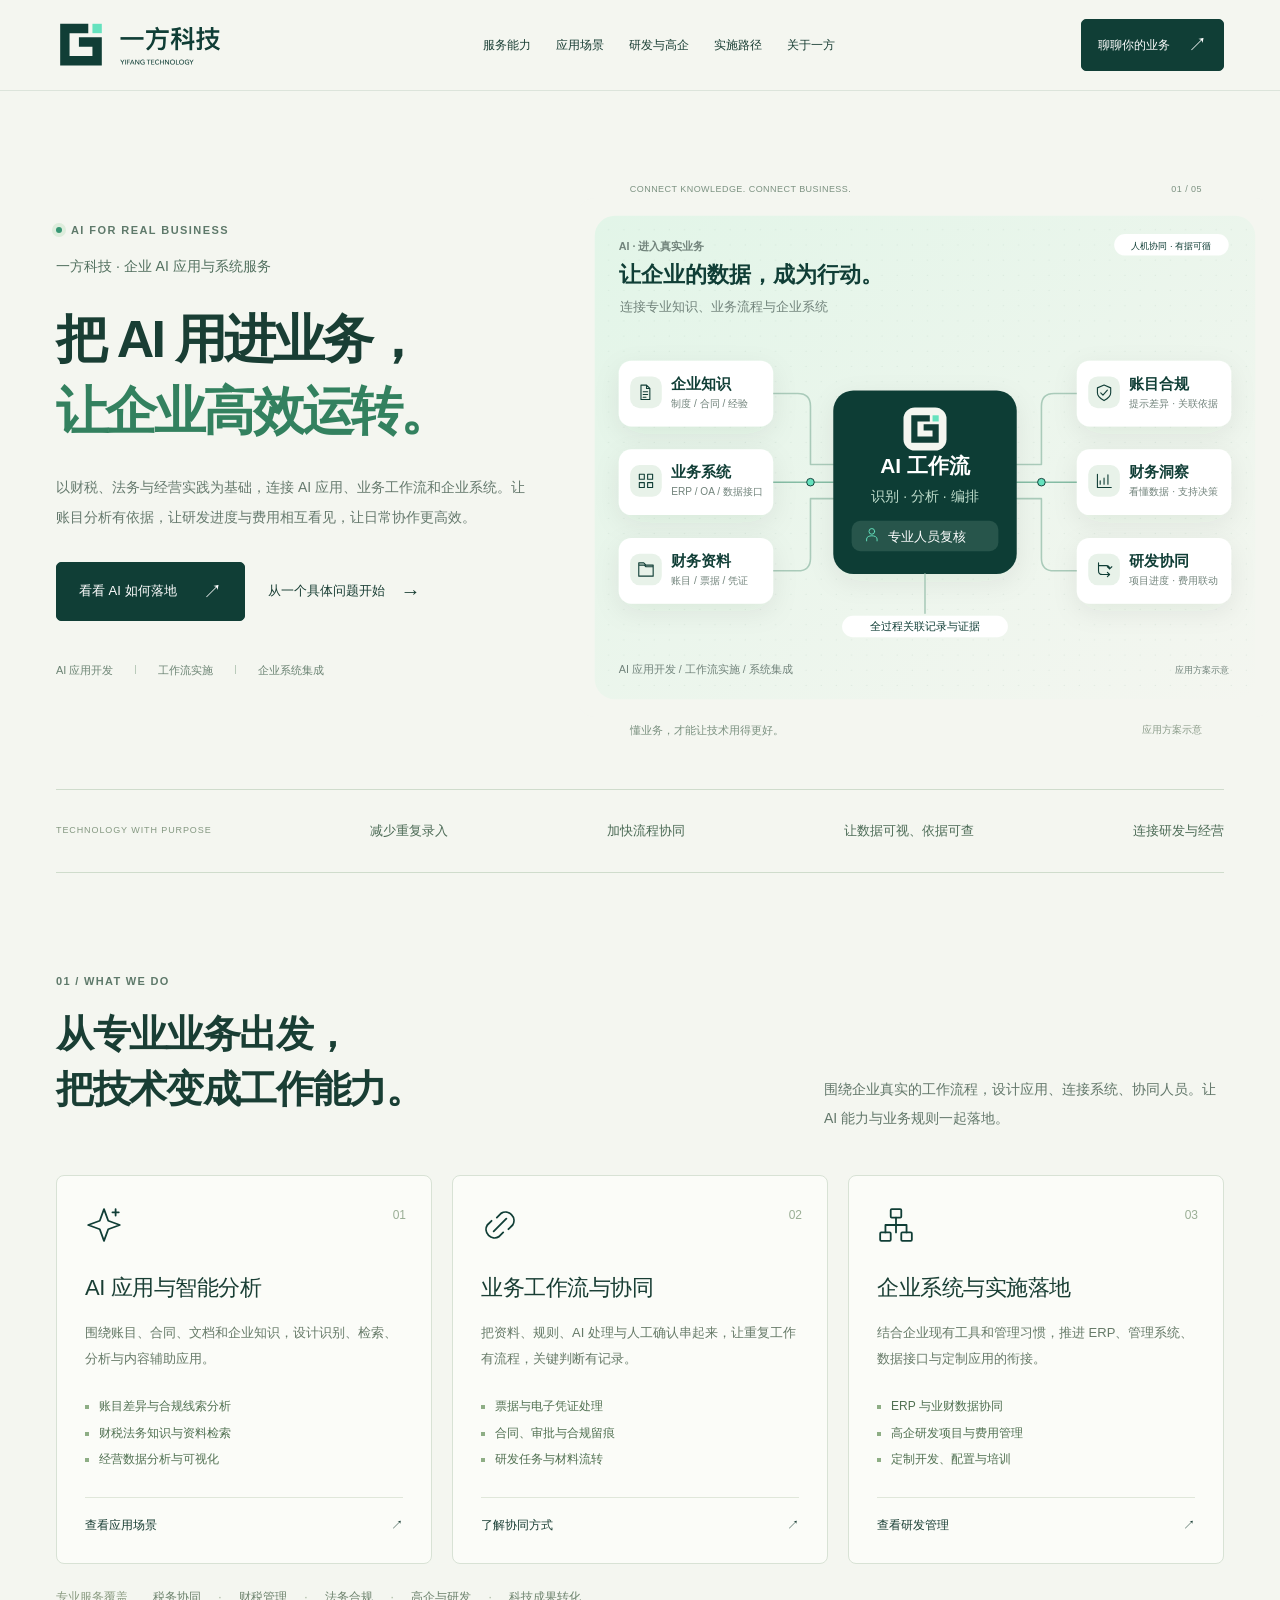
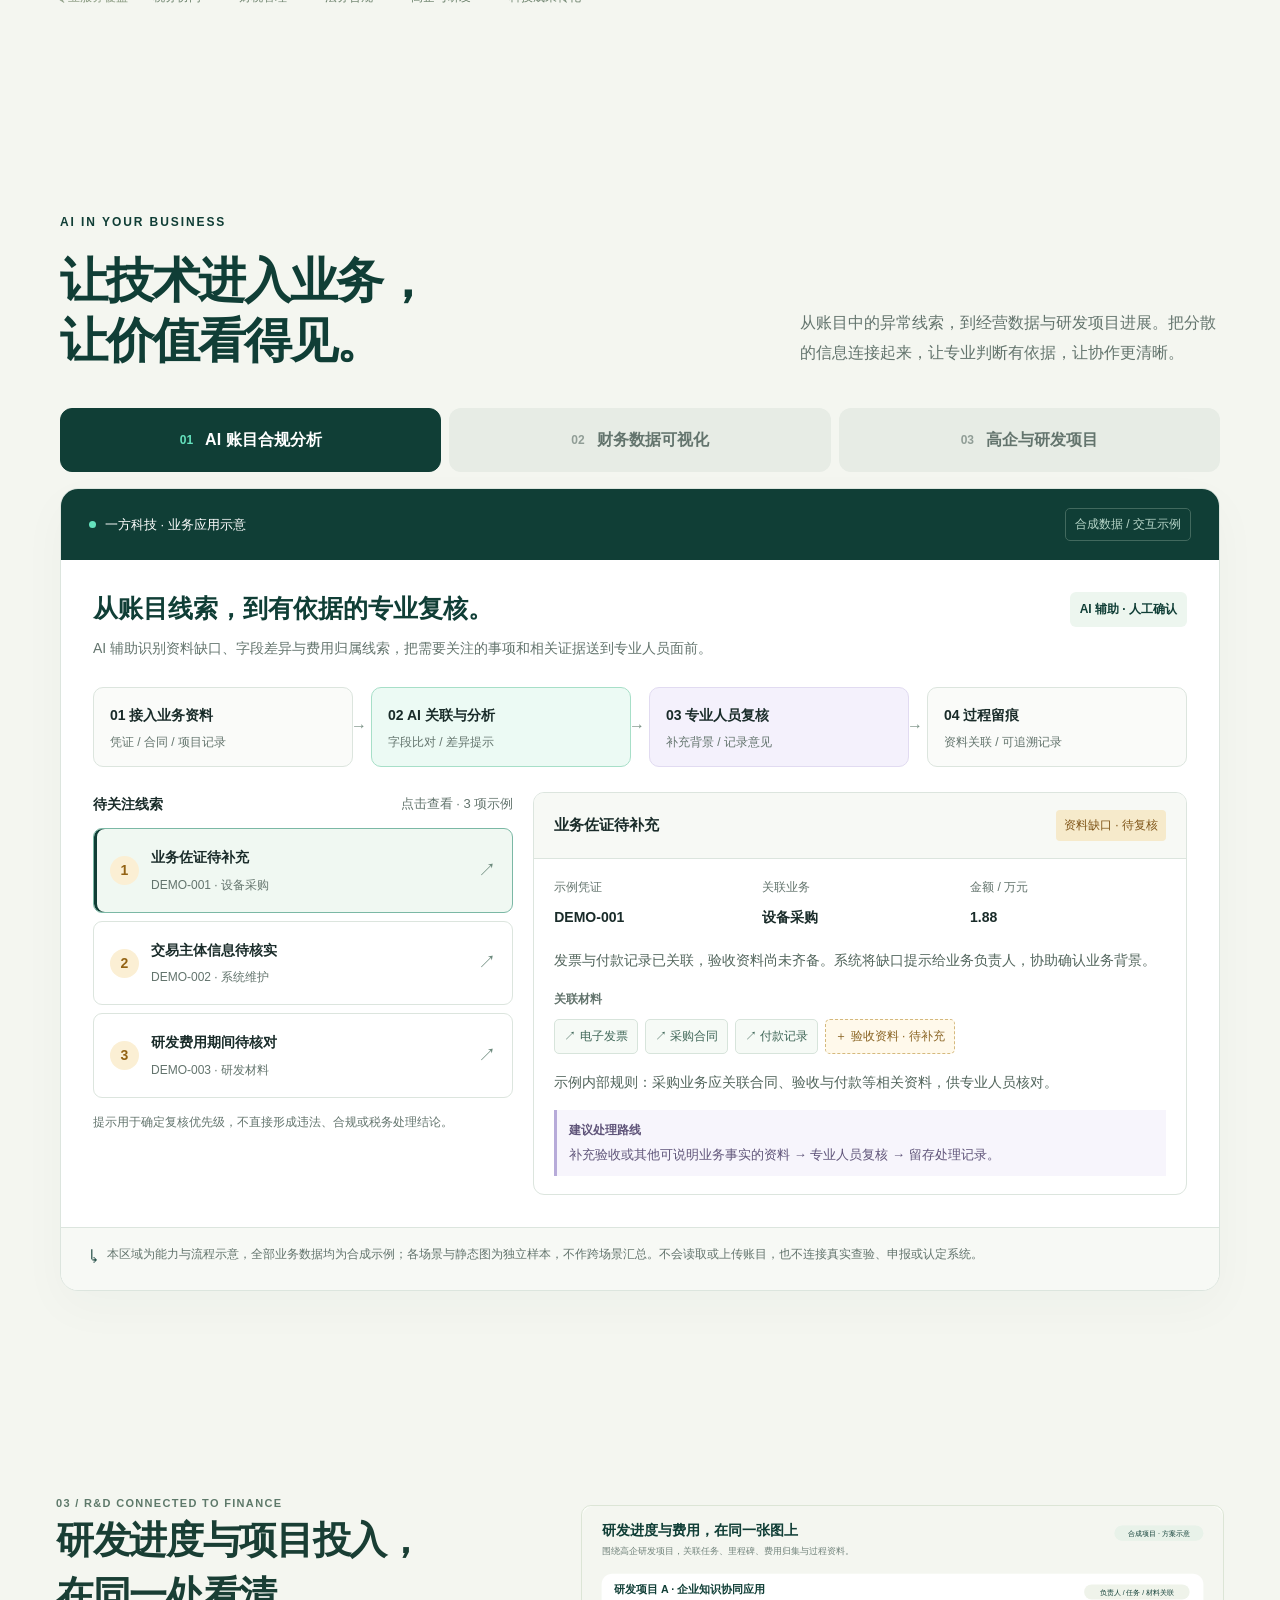
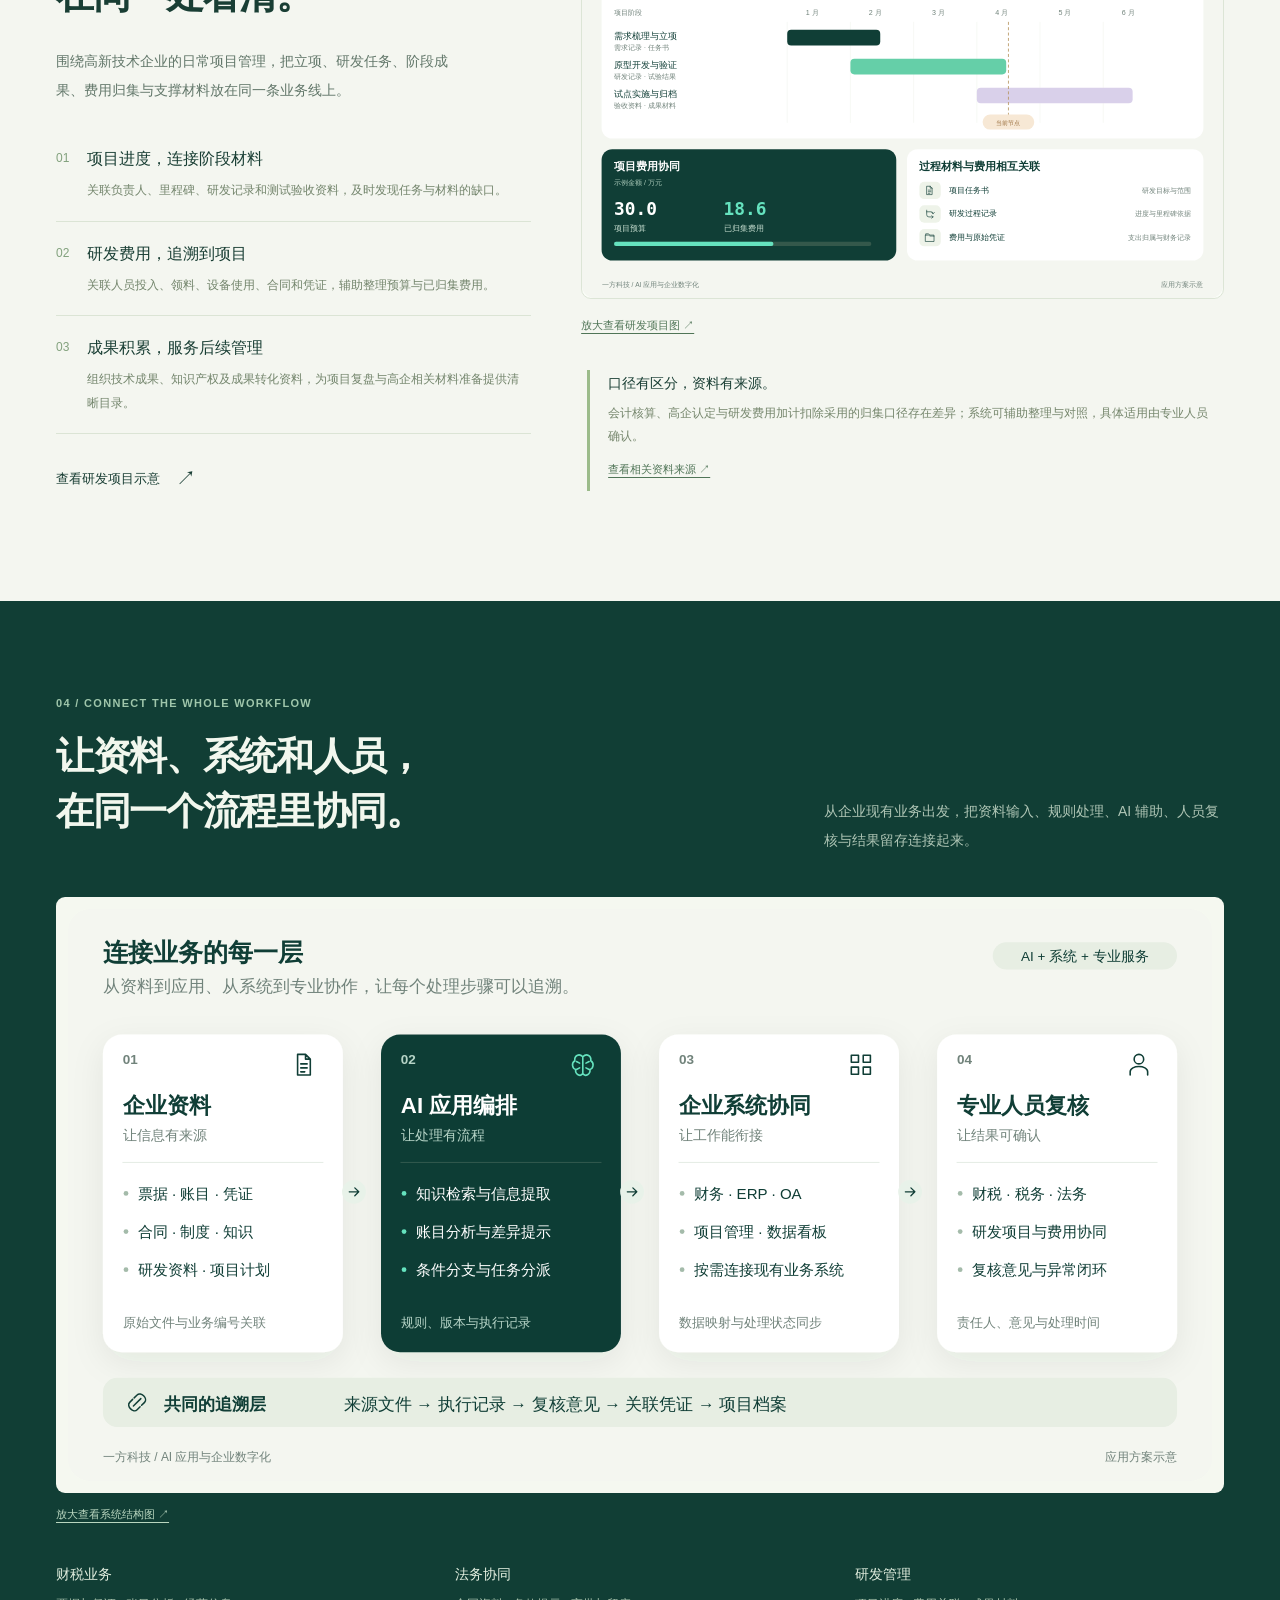
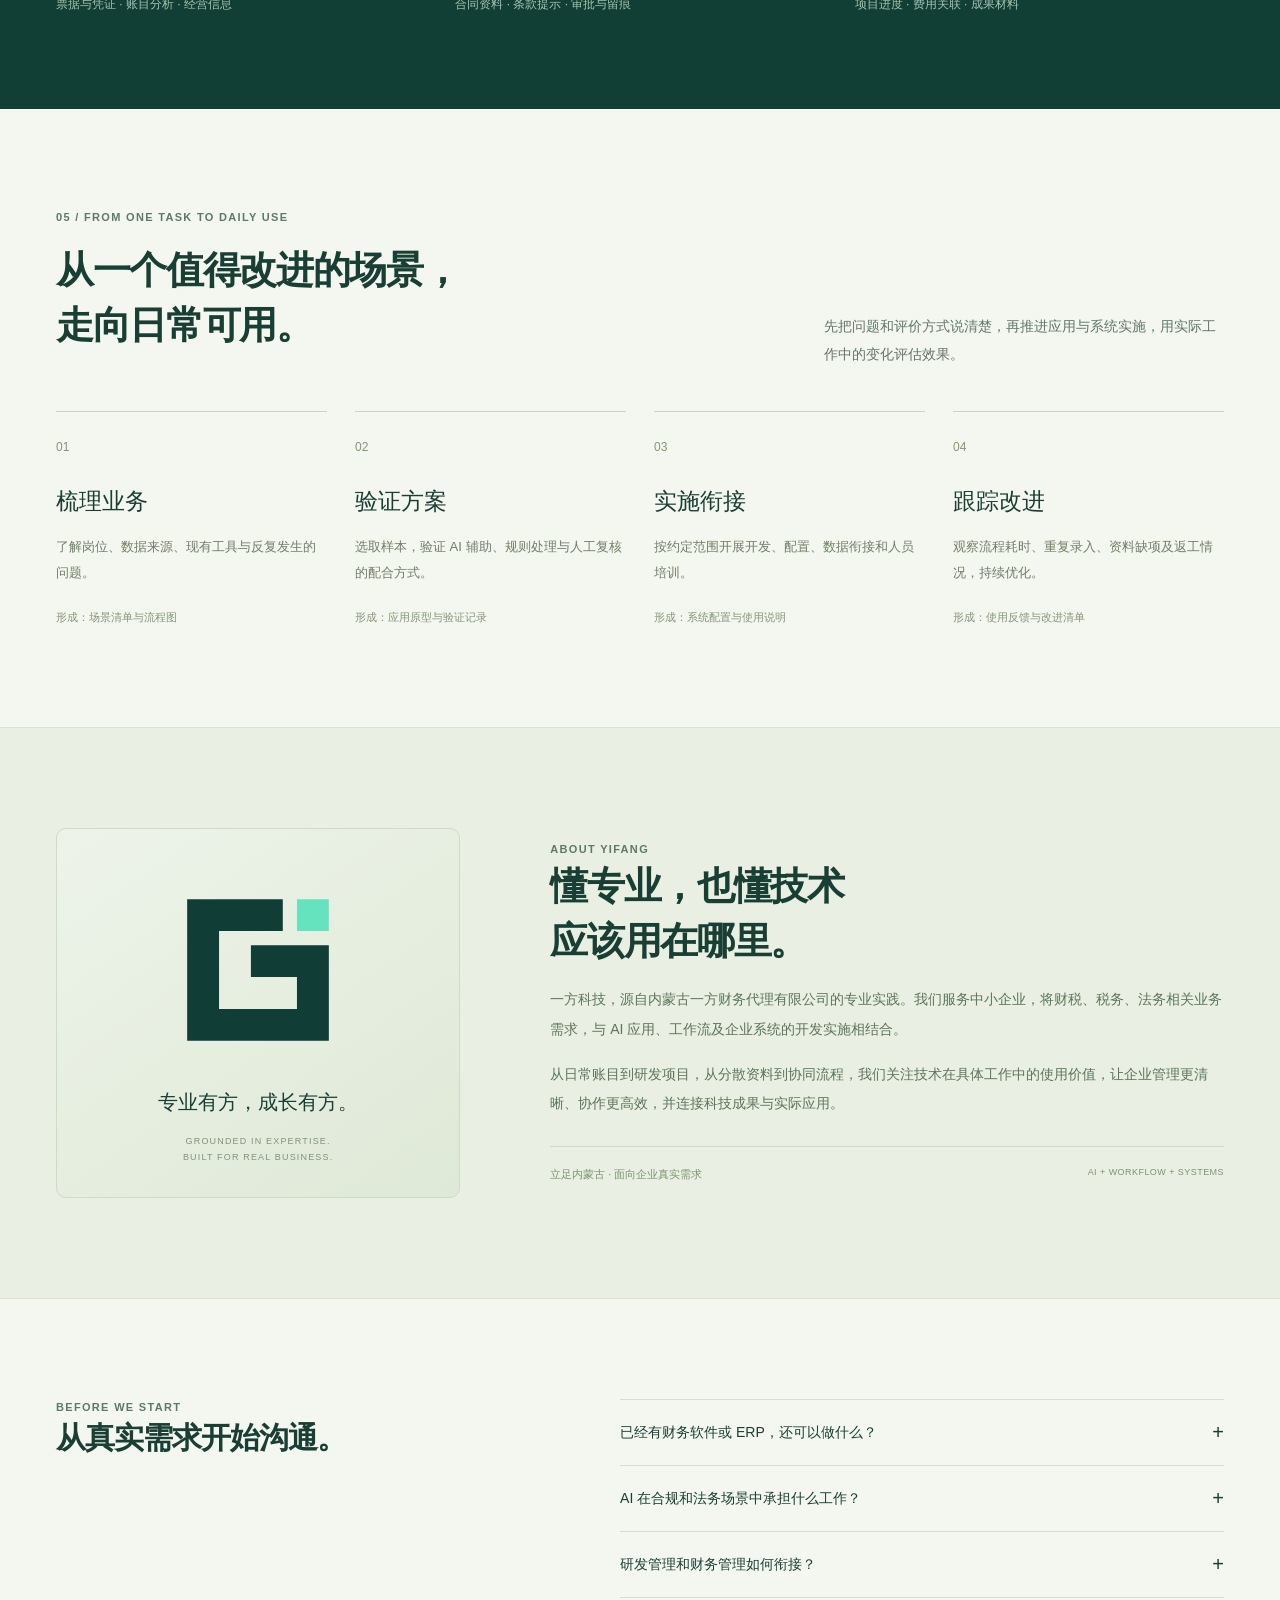
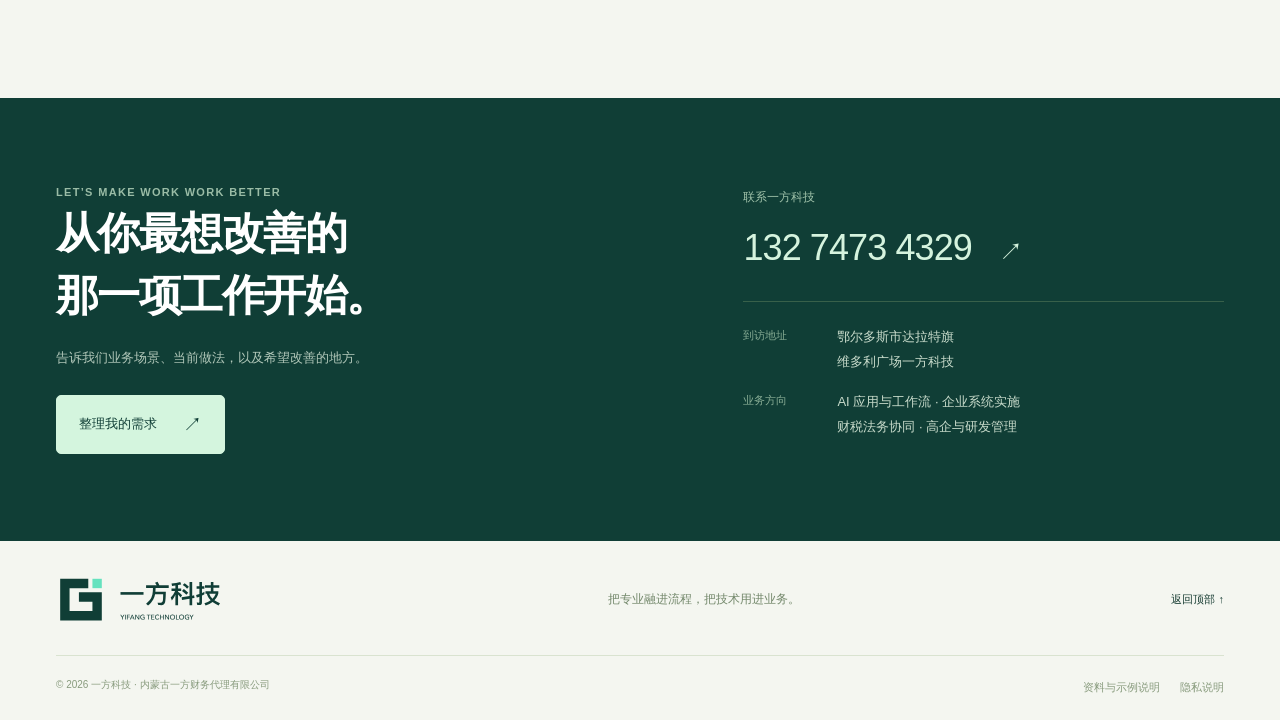
<file: src/index.html>
<!doctype html>
<html lang="zh-CN">
<head>
<meta charset="UTF-8"><meta name="viewport" content="width=device-width,initial-scale=1">
<title>一方科技｜企业 AI 应用、工作流与系统服务</title>
<meta name="description" content="一方科技，以AI应用、工作流和企业系统实施连接财税、税务、法务与研发管理，提供账目合规辅助分析、财务可视化、高企研发项目与费用协同等应用方案。">
<meta name="theme-color" content="#103E36"><link rel="icon" href="assets/app-icon.svg" type="image/svg+xml">
<link rel="stylesheet" href="styles.css"><link rel="stylesheet" href="showcase.css">
</head>
<body>
<a href="#main" class="skip-link">跳至主要内容</a>
<header class="header" id="top"><div class="wrap nav"><a href="#top" class="brand" aria-label="一方科技首页"><img src="assets/logo-horizontal.svg" width="181" height="58" alt="一方科技 YIFANG TECHNOLOGY"></a><nav id="navigation" aria-label="主导航"><a href="#capabilities">服务能力</a><a href="#scenarios">应用场景</a><a href="#rd">研发与高企</a><a href="#delivery">实施路径</a><a href="#about">关于一方</a></nav><a class="btn small" href="#contact">聊聊你的业务 <span>↗</span></a><button id="menu-toggle" class="menu-toggle" aria-expanded="false" aria-controls="navigation" aria-label="展开导航"><span></span><span></span></button></div></header>
<main id="main">
<section class="hero"><div class="wrap hero-grid"><div class="hero-copy"><p class="eyebrow"><span class="status-dot"></span>AI FOR REAL BUSINESS</p><p class="hero-label">一方科技 · 企业 AI 应用与系统服务</p><h1>把 AI 用进业务，<br><em>让企业高效运转。</em></h1><p class="hero-description">以财税、法务与经营实践为基础，连接 AI 应用、业务工作流和企业系统。让账目分析有依据，让研发进度与费用相互看见，让日常协作更高效。</p><div class="hero-actions"><a class="btn" href="#scenarios">看看 AI 如何落地 <span>↗</span></a><a class="text-link" href="#contact">从一个具体问题开始 <span>→</span></a></div><div class="hero-tags"><span>AI 应用开发</span><span>工作流实施</span><span>企业系统集成</span></div></div><div class="hero-art"><div class="art-topline"><span>CONNECT KNOWLEDGE. CONNECT BUSINESS.</span><span>01 / 05</span></div><img src="assets/tech-workflow-hero.svg" alt="企业资料和业务系统经由AI应用与工作流连接账目复核、财务洞察和研发协同" width="1100" height="820"><div class="art-caption"><span>懂业务，才能让技术用得更好。</span><span>应用方案示意</span></div></div></div><div class="wrap value-strip"><span class="value-label">TECHNOLOGY WITH PURPOSE</span><span>减少重复录入</span><span>加快流程协同</span><span>让数据可视、依据可查</span><span>连接研发与经营</span></div></section>

<section class="section wrap" id="capabilities"><div class="section-head"><div><p class="eyebrow">01 / WHAT WE DO</p><h2>从专业业务出发，<br>把技术变成工作能力。</h2></div><p class="intro">围绕企业真实的工作流程，设计应用、连接系统、协同人员。让 AI 能力与业务规则一起落地。</p></div><div class="capability-grid"><article class="capability"><span class="card-number">01</span><img src="assets/icon-ai.svg" alt="" width="38" height="38"><h3>AI 应用与智能分析</h3><p>围绕账目、合同、文档和企业知识，设计识别、检索、分析与内容辅助应用。</p><ul><li>账目差异与合规线索分析</li><li>财税法务知识与资料检索</li><li>经营数据分析与可视化</li></ul><a href="#scenarios" data-scene-link="compliance">查看应用场景 <span>↗</span></a></article><article class="capability"><span class="card-number">02</span><img src="assets/icon-link.svg" alt="" width="38" height="38"><h3>业务工作流与协同</h3><p>把资料、规则、AI 处理与人工确认串起来，让重复工作有流程，关键判断有记录。</p><ul><li>票据与电子凭证处理</li><li>合同、审批与合规留痕</li><li>研发任务与材料流转</li></ul><a href="#architecture">了解协同方式 <span>↗</span></a></article><article class="capability"><span class="card-number">03</span><img src="assets/icon-erp.svg" alt="" width="38" height="38"><h3>企业系统与实施落地</h3><p>结合企业现有工具和管理习惯，推进 ERP、管理系统、数据接口与定制应用的衔接。</p><ul><li>ERP 与业财数据协同</li><li>高企研发项目与费用管理</li><li>定制开发、配置与培训</li></ul><a href="#rd">查看研发管理 <span>↗</span></a></article></div><div class="domain-row"><span>专业服务覆盖</span><p>税务协同 <i>·</i> 财税管理 <i>·</i> 法务合规 <i>·</i> 高企与研发 <i>·</i> 科技成果转化</p></div></section>

<section id="scenarios" class="showcase-section" aria-labelledby="showcase-heading">
  <div class="showcase-wrap">
    <div class="showcase-intro">
      <div><p class="showcase-eyebrow">AI IN YOUR BUSINESS</p><h2 id="showcase-heading">让技术进入业务，<br>让价值看得见。</h2></div>
      <p class="showcase-lead">从账目中的异常线索，到经营数据与研发项目进展。把分散的信息连接起来，让专业判断有依据，让协作更清晰。</p>
    </div>
    <div class="showcase-tabs" role="tablist" aria-label="一方科技应用场景">
      <button type="button" id="showcase-tab-compliance" class="showcase-tab" role="tab" aria-selected="true" aria-controls="showcase-panel" tabindex="0" data-showcase-scene="compliance"><span class="showcase-tab-number">01</span>AI 账目合规分析</button>
      <button type="button" id="showcase-tab-finance" class="showcase-tab" role="tab" aria-selected="false" aria-controls="showcase-panel" tabindex="-1" data-showcase-scene="finance"><span class="showcase-tab-number">02</span>财务数据可视化</button>
      <button type="button" id="showcase-tab-projects" class="showcase-tab" role="tab" aria-selected="false" aria-controls="showcase-panel" tabindex="-1" data-showcase-scene="projects"><span class="showcase-tab-number">03</span>高企与研发项目</button>
    </div>
    <div class="showcase-frame">
      <div class="showcase-frame-top"><span class="showcase-system-name"><span class="showcase-live-dot" aria-hidden="true"></span>一方科技 · 业务应用示意</span><span class="showcase-demo-badge">合成数据 / 交互示例</span></div>
      <div id="showcase-panel" class="showcase-panel" role="tabpanel" aria-labelledby="showcase-tab-compliance" tabindex="0">
        <p class="showcase-fallback">应用场景包括 AI 账目辅助分析、财务数据可视化，以及高企与研发项目管理。开启 JavaScript 后，可切换查看交互示例。</p>
      </div>
      <div class="showcase-frame-note"><span aria-hidden="true">↳</span><p>本区域为能力与流程示意，全部业务数据均为合成示例；各场景与静态图为独立样本，不作跨场景汇总。不会读取或上传账目，也不连接真实查验、申报或认定系统。</p></div>
    </div>
  </div>
</section>


<section class="section wrap rd-section" id="rd"><div class="rd-copy"><p class="eyebrow">03 / R&D CONNECTED TO FINANCE</p><h2>研发进度与项目投入，<br>在同一处看清。</h2><p class="intro">围绕高新技术企业的日常项目管理，把立项、研发任务、阶段成果、费用归集与支撑材料放在同一条业务线上。</p><div class="rd-points"><article><span>01</span><div><h3>项目进度，连接阶段材料</h3><p>关联负责人、里程碑、研发记录和测试验收资料，及时发现任务与材料的缺口。</p></div></article><article><span>02</span><div><h3>研发费用，追溯到项目</h3><p>关联人员投入、领料、设备使用、合同和凭证，辅助整理预算与已归集费用。</p></div></article><article><span>03</span><div><h3>成果积累，服务后续管理</h3><p>组织技术成果、知识产权及成果转化资料，为项目复盘与高企相关材料准备提供清晰目录。</p></div></article></div><a href="#scenarios" class="text-link" data-scene-link="rd">查看研发项目示意 <span>↗</span></a></div><div class="rd-visual"><img src="assets/tech-rd.svg" width="1440" height="880" alt="研发项目阶段、预算与已归集费用、过程材料关联的示意图" loading="lazy"><button class="subtle-link" data-zoom-src="assets/tech-rd.svg" data-zoom-title="研发项目与费用关联示意">放大查看研发项目图 ↗</button><div class="rd-note"><span>口径有区分，资料有来源。</span><p>会计核算、高企认定与研发费用加计扣除采用的归集口径存在差异；系统可辅助整理与对照，具体适用由专业人员确认。</p><button class="subtle-link" data-open-sources>查看相关资料来源 ↗</button></div></div></section>

<section class="architecture" id="architecture"><div class="wrap"><div class="section-head"><div><p class="eyebrow">04 / CONNECT THE WHOLE WORKFLOW</p><h2>让资料、系统和人员，<br>在同一个流程里协同。</h2></div><p class="intro">从企业现有业务出发，把资料输入、规则处理、AI 辅助、人员复核与结果留存连接起来。</p></div><div class="architecture-image"><img src="assets/tech-architecture.svg" width="1440" height="720" loading="lazy" alt="资料输入、AI应用编排、系统协同和专业人员参与的分层系统示意"></div><button class="subtle-link diagram-dark-link" data-zoom-src="assets/tech-architecture.svg" data-zoom-title="企业AI应用与系统协同示意">放大查看系统结构图 ↗</button><div class="architecture-bottom"><p><b>财税业务</b><span>票据与凭证 · 账目分析 · 经营信息</span></p><p><b>法务协同</b><span>合同资料 · 条款提示 · 审批与留痕</span></p><p><b>研发管理</b><span>项目进度 · 费用关联 · 成果材料</span></p></div></div></section>

<section class="section wrap" id="delivery"><div class="section-head"><div><p class="eyebrow">05 / FROM ONE TASK TO DAILY USE</p><h2>从一个值得改进的场景，<br>走向日常可用。</h2></div><p class="intro">先把问题和评价方式说清楚，再推进应用与系统实施，用实际工作中的变化评估效果。</p></div><div class="delivery-grid"><article><span class="step-index">01</span><h3>梳理业务</h3><p>了解岗位、数据来源、现有工具与反复发生的问题。</p><small>形成：场景清单与流程图</small></article><article><span class="step-index">02</span><h3>验证方案</h3><p>选取样本，验证 AI 辅助、规则处理与人工复核的配合方式。</p><small>形成：应用原型与验证记录</small></article><article><span class="step-index">03</span><h3>实施衔接</h3><p>按约定范围开展开发、配置、数据衔接和人员培训。</p><small>形成：系统配置与使用说明</small></article><article><span class="step-index">04</span><h3>跟踪改进</h3><p>观察流程耗时、重复录入、资料缺项及返工情况，持续优化。</p><small>形成：使用反馈与改进清单</small></article></div></section>

<section class="about section" id="about"><div class="wrap about-grid"><div class="about-mark"><img src="assets/mark-green.svg" width="216" height="216" alt="一方科技标志"><span>专业有方，成长有方。</span><small>GROUNDED IN EXPERTISE.<br>BUILT FOR REAL BUSINESS.</small></div><div><p class="eyebrow">ABOUT YIFANG</p><h2>懂专业，也懂技术<br>应该用在哪里。</h2><p>一方科技，源自内蒙古一方财务代理有限公司的专业实践。我们服务中小企业，将财税、税务、法务相关业务需求，与 AI 应用、工作流及企业系统的开发实施相结合。</p><p>从日常账目到研发项目，从分散资料到协同流程，我们关注技术在具体工作中的使用价值，让企业管理更清晰、协作更高效，并连接科技成果与实际应用。</p><div class="about-location"><span>立足内蒙古 · 面向企业真实需求</span><span>AI + WORKFLOW + SYSTEMS</span></div></div></div></section>

<section class="section wrap faq"><div><p class="eyebrow">BEFORE WE START</p><h2>从真实需求开始沟通。</h2></div><div class="faq-list"><details><summary>已经有财务软件或 ERP，还可以做什么？<span>+</span></summary><p>可以先梳理现有系统之间的资料流转、重复录入与人工处理环节，再评估数据接口、工作流或辅助应用如何补充现有系统。</p></details><details><summary>AI 在合规和法务场景中承担什么工作？<span>+</span></summary><p>辅助整理资料、发现差异、检索规则和生成复核线索。具体业务判断由相应专业人员完成，处理依据与意见可纳入业务记录。</p></details><details><summary>研发管理和财务管理如何衔接？<span>+</span></summary><p>以项目为线索关联立项、阶段任务、研发记录、人员与费用材料，让项目负责人和财务人员能够围绕同一项业务协作。</p></details></div></section>

<section class="contact" id="contact"><div class="wrap contact-grid"><div><p class="eyebrow">LET’S MAKE WORK WORK BETTER</p><h2>从你最想改善的<br>那一项工作开始。</h2><p>告诉我们业务场景、当前做法，以及希望改善的地方。</p><button class="btn light" data-consult>整理我的需求 <span>↗</span></button></div><div class="contact-details"><span>联系一方科技</span><a class="phone" href="tel:13274734329">132 7473 4329 <span>↗</span></a><dl><div><dt>到访地址</dt><dd>鄂尔多斯市达拉特旗<br>维多利广场一方科技</dd></div><div><dt>业务方向</dt><dd>AI 应用与工作流 · 企业系统实施<br>财税法务协同 · 高企与研发管理</dd></div></dl></div></div></section>
</main>
<footer class="footer"><div class="wrap"><div class="footer-top"><a class="brand" href="#top"><img src="assets/logo-horizontal.svg" width="181" height="58" alt="一方科技"></a><p>把专业融进流程，把技术用进业务。</p><a href="#top">返回顶部 ↑</a></div><div class="footer-bottom"><span>© 2026 一方科技 · 内蒙古一方财务代理有限公司</span><div><button data-open-sources>资料与示例说明</button><button data-open-privacy>隐私说明</button></div></div></div></footer>

<dialog id="consult-dialog" class="dialog"><button class="dialog-close" data-close aria-label="关闭需求窗口">×</button><p class="eyebrow">START WITH YOUR BUSINESS</p><h2>你希望改善什么？</h2><p class="dialog-intro">填写后生成一份本地需求单，方便与一方科技沟通。</p><form id="consult-form"><label>企业名称<input name="company" required maxlength="80" autocomplete="organization" placeholder="请输入企业名称"></label><div class="form-grid"><label>如何称呼你<input name="name" maxlength="40" autocomplete="name" placeholder="称呼（选填）"></label><label>关注方向<select name="service"><option>AI 应用与工作流</option><option>账目合规辅助分析</option><option>财务数据可视化</option><option>高企与研发项目管理</option><option>ERP 与系统集成</option><option>法务与合同协同</option></select></label></div><label>业务问题与预期<textarea name="needs" required maxlength="2000" rows="4" placeholder="例如：研发项目进度与费用资料分散，希望按项目关联起来。"></textarea></label><button type="submit" class="btn">下载需求单 <span>↓</span></button><p class="form-note">内容只在当前页面处理，不会自动发送；刷新或关闭后不保留输入。</p><p id="form-status" role="status"></p></form></dialog>
<dialog id="info-dialog" class="dialog"><button class="dialog-close" data-close aria-label="关闭说明">×</button><div id="info-content"></div></dialog>
<div id="toast" class="toast" role="status"></div>
<script src="app.js"></script><script src="showcase.js"></script>
</body></html>
</file>
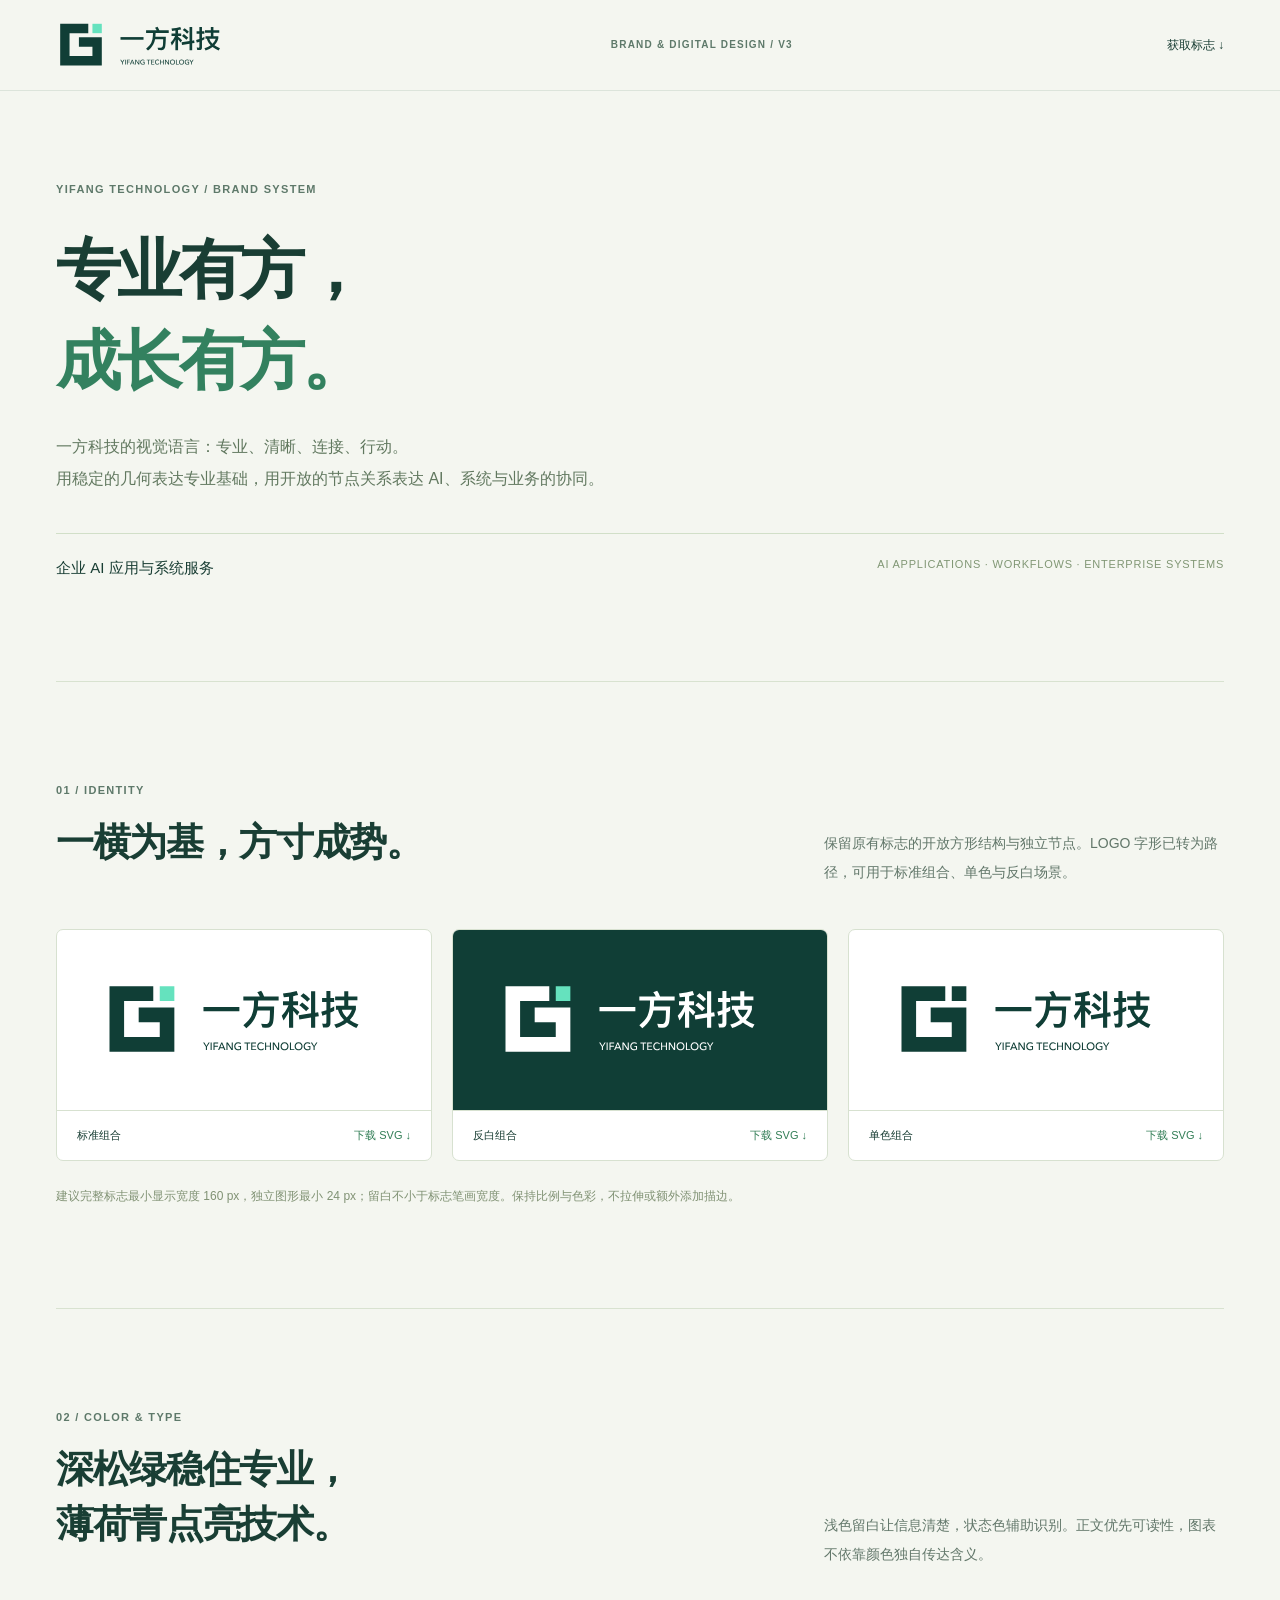
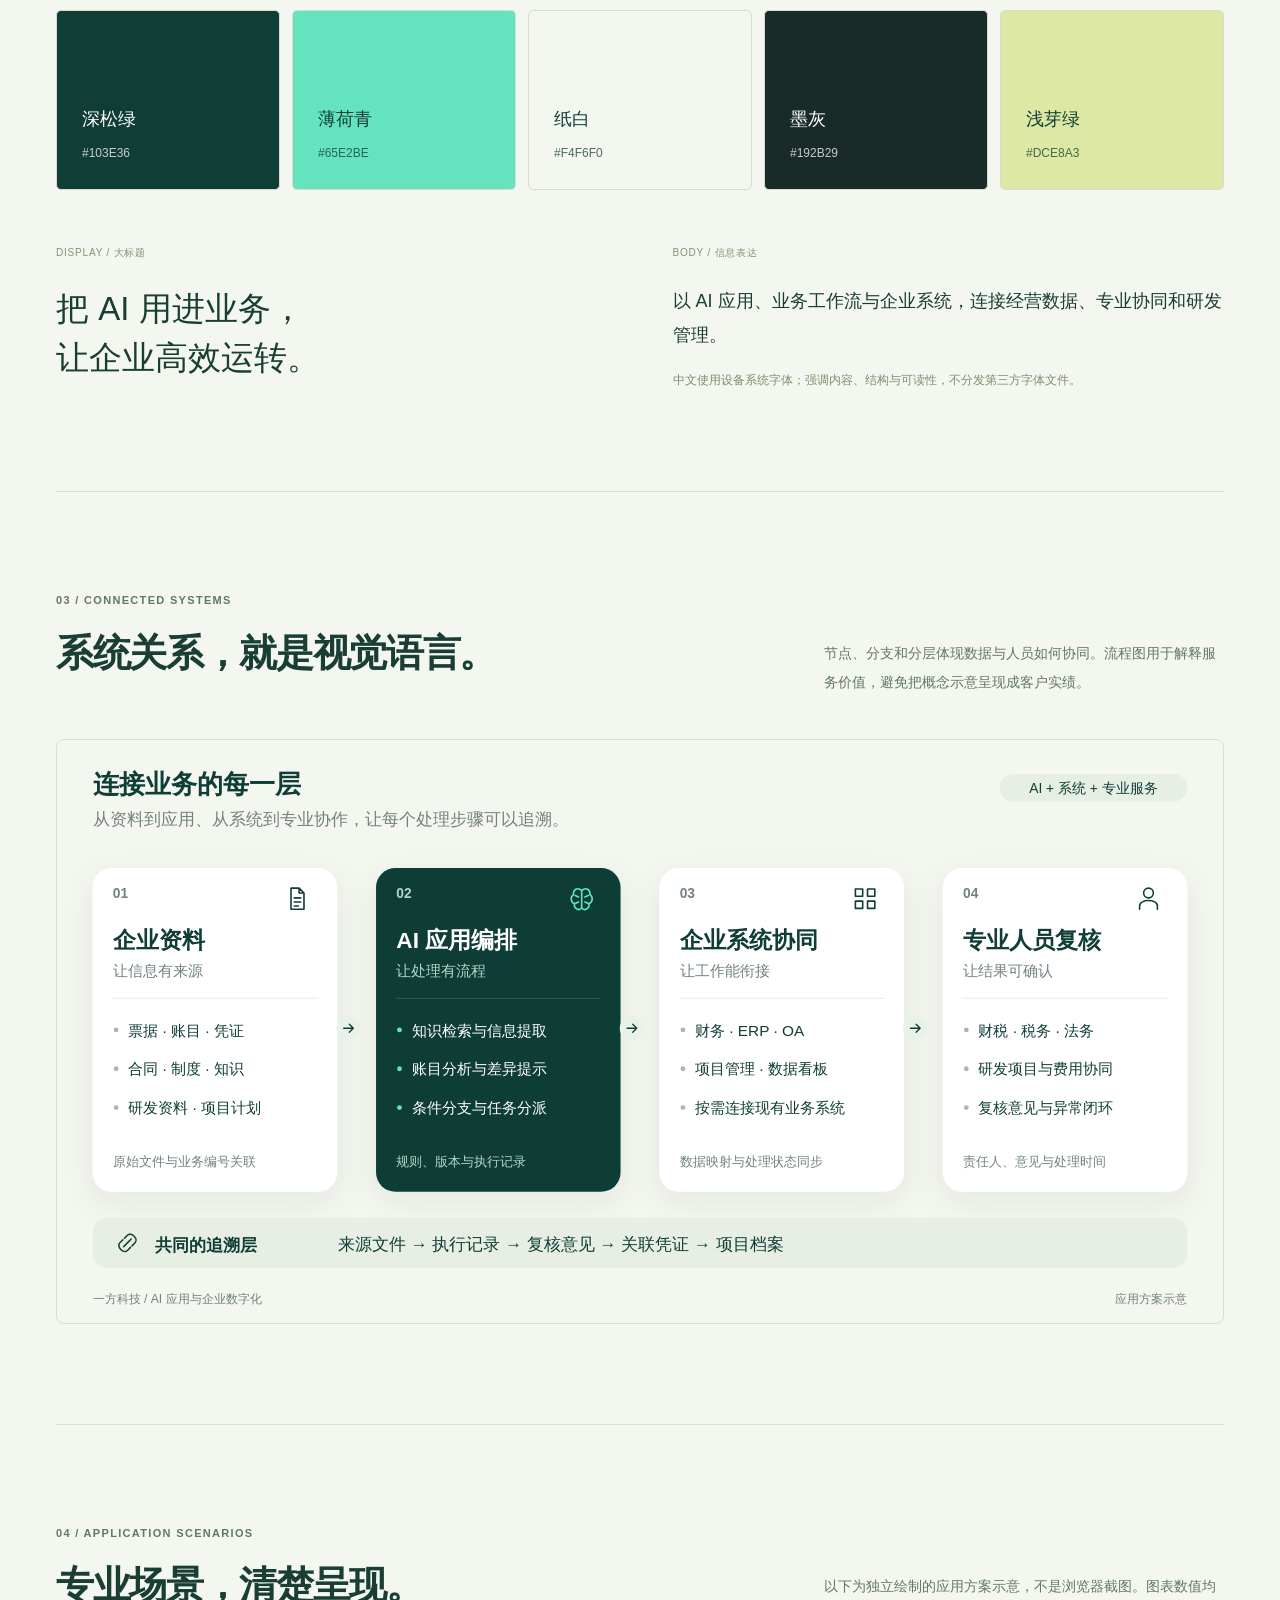
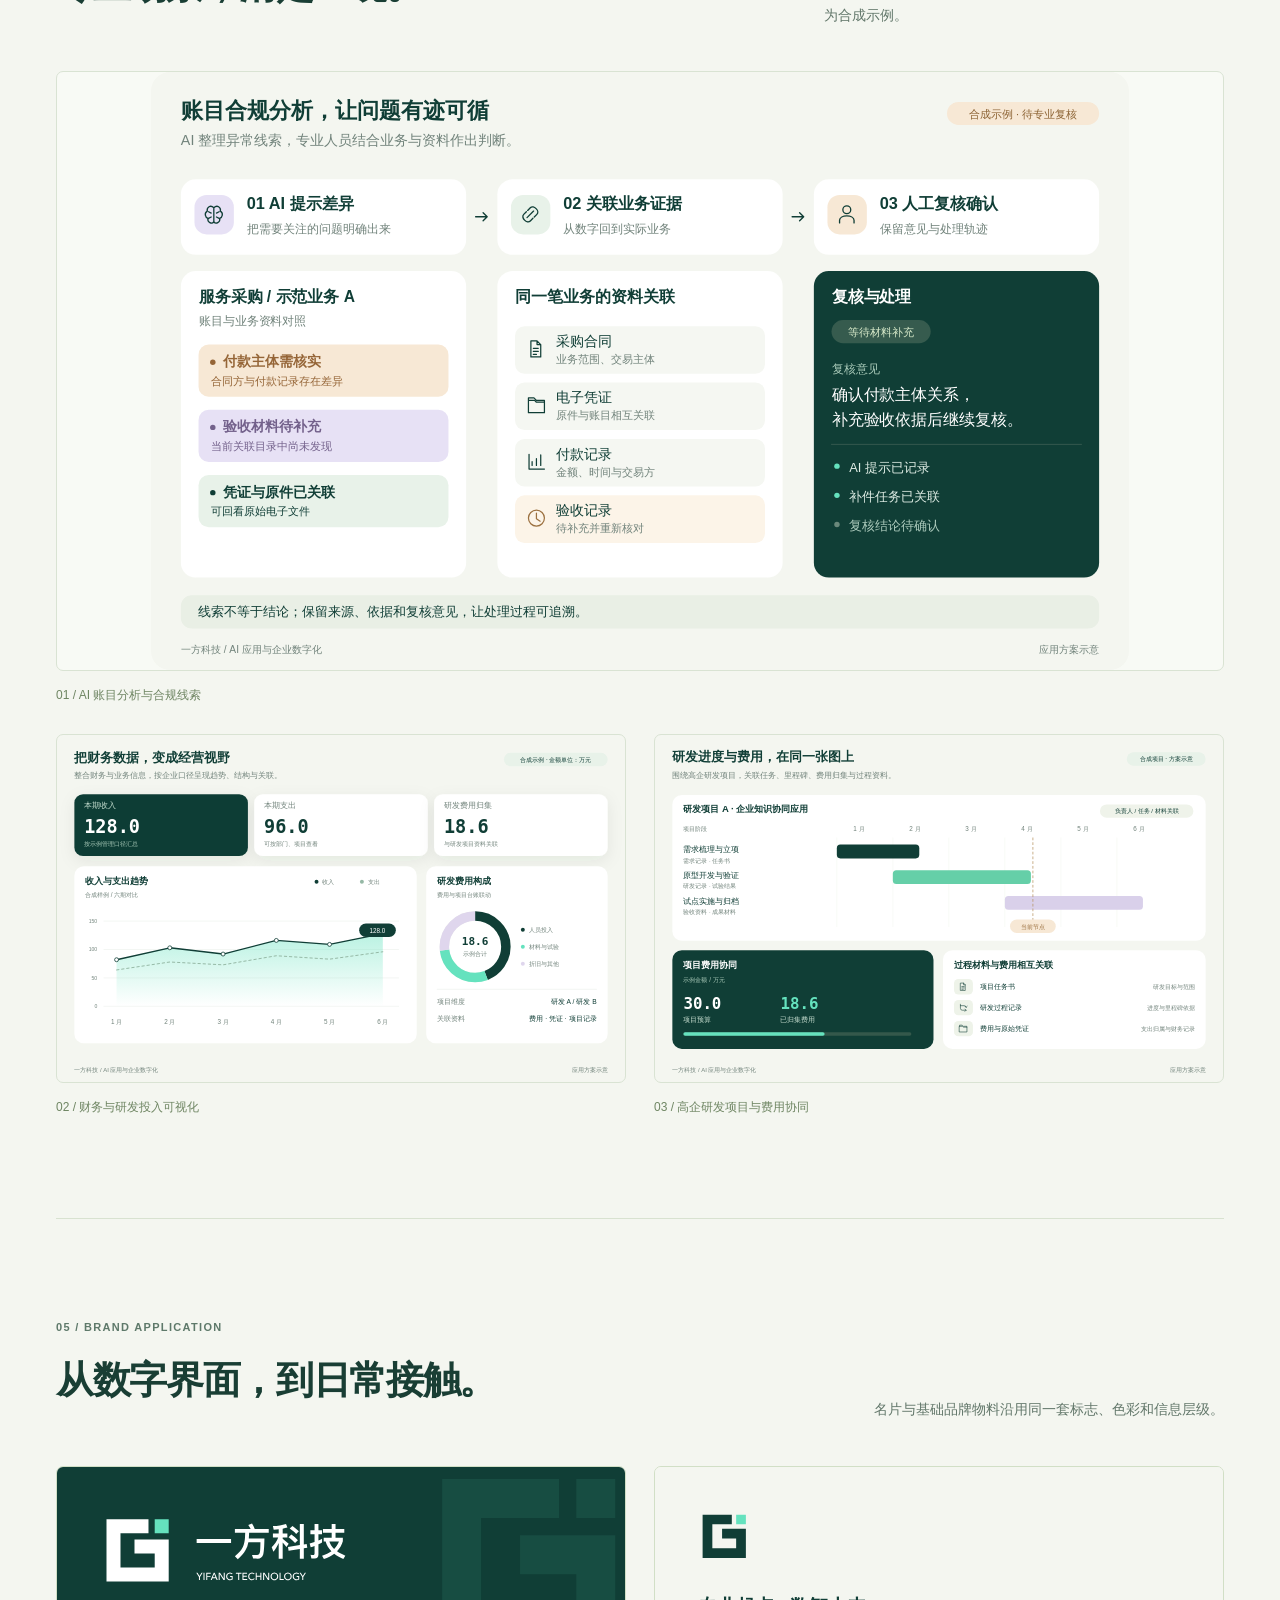
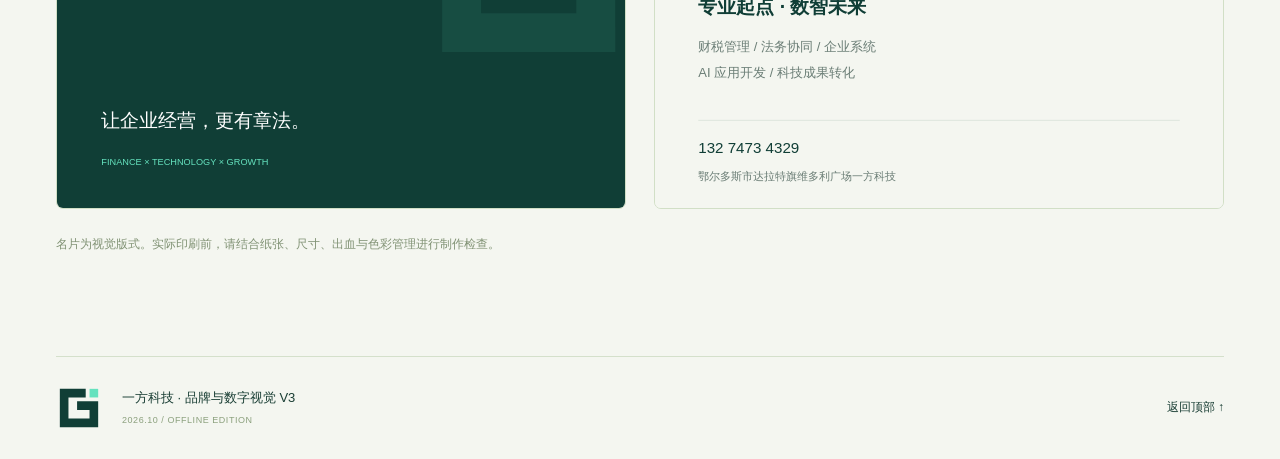
<file: docs/yifang-brand.html>
<!doctype html><html lang="zh-CN"><head><meta charset="UTF-8"><meta name="viewport" content="width=device-width,initial-scale=1"><title>一方科技｜品牌与数字视觉规范 V3</title><link rel="icon" href="[data-uri]" type="image/svg+xml"><style>
*{box-sizing:border-box}html{scroll-behavior:smooth;scroll-padding-top:100px}body{margin:0;font-family:-apple-system,BlinkMacSystemFont,"PingFang SC","Microsoft YaHei",sans-serif;color:#193E34;background:#F4F6F0;font-size:15px;line-height:1.75}h1,h2,h3,p,ul,dl,dd{margin:0}button,input,select,textarea{font:inherit}button,a{-webkit-tap-highlight-color:transparent}a{color:inherit;text-decoration:none}button{cursor:pointer;color:inherit;background:none;border:0}button:disabled{cursor:not-allowed}img{display:block;max-width:100%;height:auto}a:focus-visible,button:focus-visible,input:focus-visible,textarea:focus-visible,select:focus-visible,summary:focus-visible{outline:3px solid #2A8A6B;outline-offset:5px}::selection{background:#B7EBD2}.wrap{max-width:1240px;width:calc(100% - 112px);margin-inline:auto}.section{padding-block:100px}.eyebrow{font-size:11px;font-weight:600;letter-spacing:.12em;line-height:1.6;color:#5E796A}.section-head{display:flex;justify-content:space-between;align-items:flex-end;gap:60px;margin-bottom:42px}h2{font-size:38px;line-height:1.45;letter-spacing:-.035em;font-weight:600}.section-head .eyebrow,section .eyebrow+h2{margin-bottom:16px}.intro{max-width:400px;font-size:14px;line-height:2.05;color:#62776A}.btn{display:inline-flex;align-items:center;justify-content:center;gap:26px;background:#103E36;color:#fff;min-height:50px;padding:12px 22px;border:1px solid #103E36;border-radius:5px;font-size:13px;font-weight:500;transition:background .2s,transform .2s}.btn:hover{background:#28664F;transform:translateY(-2px)}.btn span{font-size:19px;font-weight:400}.btn.small{min-height:42px;font-size:12px;padding:8px 16px;gap:18px}.btn.light{background:#D4F5DE;color:#103E36;border-color:#D4F5DE}.text-link{display:inline-flex;align-items:center;gap:16px;font-size:13px;min-height:44px}.text-link span{font-size:20px}.text-link:hover{color:#2B8A65}.skip-link{position:fixed;top:-80px;left:20px;padding:10px 16px;background:white;z-index:100}.skip-link:focus{top:10px}.header{position:sticky;top:0;z-index:20;background:rgba(244,246,240,.96);border-bottom:1px solid #DCE4DB;backdrop-filter:blur(14px)}.nav{min-height:90px;display:flex;align-items:center;justify-content:space-between;gap:32px}.brand{flex-shrink:0}.header nav{display:flex;gap:25px;align-items:center}.header nav a{font-size:12px;white-space:nowrap;line-height:44px}.header nav a:hover{color:#2B8A65}.menu-toggle{display:none;width:44px;height:44px;position:relative}.menu-toggle span{position:absolute;left:11px;right:11px;height:1.5px;background:#103E36;top:17px}.menu-toggle span+span{top:26px}.hero{padding-top:50px;overflow:hidden}.hero-grid{display:grid;grid-template-columns:1fr 1.15fr;gap:16px;align-items:center;min-height:620px}.hero-copy{position:relative;z-index:1;padding-block:30px}.hero .eyebrow{display:flex;align-items:center;gap:9px;letter-spacing:.13em}.status-dot{width:6px;height:6px;background:#379774;border-radius:50%;box-shadow:0 0 0 4px #DDEDDC}.hero-label{font-size:14px;margin:15px 0 24px;color:#52705F}h1{font-size:52px;line-height:1.4;letter-spacing:-.055em;font-weight:600;white-space:nowrap}h1 em{font-style:normal;color:#33815F}.hero-description{font-size:14px;line-height:2.1;max-width:470px;margin-top:25px;color:#65796D}.hero-actions{display:flex;gap:23px;align-items:center;margin-top:30px}.hero-tags{display:flex;gap:22px;font-size:11px;color:#6C8474;margin-top:40px}.hero-tags span+span:before{content:"";display:inline-block;height:9px;border-left:1px solid #B9CABA;margin-right:22px}.hero-art{min-width:0;padding-top:20px}.hero-art>img{width:113%;max-width:none;margin-left:-5%}.art-topline,.art-caption{display:flex;justify-content:space-between;gap:20px;color:#7B9180;font-size:9px;letter-spacing:.05em;padding-inline:22px}.art-caption{font-size:11px;letter-spacing:0;margin-top:4px}.art-caption>span:last-child{font-size:10px;color:#8B9C8A}.value-strip{display:flex;justify-content:space-between;gap:20px;align-items:center;min-height:84px;border-top:1px solid #CFDCCC;border-bottom:1px solid #CFDCCC;margin-top:28px;font-size:13px;color:#4C6B56}.value-label{font-size:9px;letter-spacing:.1em;color:#849881}.capability-grid{display:grid;grid-template-columns:repeat(3,minmax(0,1fr));gap:20px}.capability{position:relative;padding:30px 28px 22px;background:#FBFCF8;border:1px solid #D8E2D5;border-radius:8px}.card-number{position:absolute;right:25px;top:29px;color:#9AAE95;font-size:12px}.capability>img{margin-bottom:25px}.capability h3{font-size:22px;font-weight:500;letter-spacing:-.02em}.capability>p{font-size:13px;color:#667A68;line-height:2;margin:13px 0 21px}.capability ul{padding:0;list-style:none;font-size:12px;color:#507051;line-height:2.2}.capability li:before{content:"";width:4px;height:4px;background:#8EAE85;display:inline-block;margin-right:10px;vertical-align:middle}.capability>a{margin-top:25px;padding-top:17px;display:flex;justify-content:space-between;border-top:1px solid #E0E7DA;min-height:44px;font-size:12px}.capability>a:hover{color:#30986B}.domain-row{display:flex;gap:25px;align-items:center;padding:23px 0 0;font-size:12px;color:#6C826C}.domain-row>span{color:#8A9B81;white-space:nowrap}.domain-row i{font-style:normal;padding:0 14px;color:#A5B69C}.rd-section{display:grid;grid-template-columns:.85fr 1.15fr;gap:50px;align-items:center}.rd-copy>.intro{margin-top:24px}.rd-points{margin:23px 0}.rd-points article{display:flex;gap:18px;padding:18px 0;border-bottom:1px solid #DBE4D5}.rd-points article>span{font-size:12px;color:#82A17D;padding-top:3px}.rd-points h3{font-size:16px;font-weight:500}.rd-points p{font-size:12px;color:#73856C;line-height:1.95;margin-top:6px}.rd-visual{min-width:0}.rd-visual>img{width:100%;border:1px solid #DCE5D6;border-radius:10px;background:#FAFCF7}.rd-note{margin:22px 6px 0;padding:0 0 0 18px;border-left:3px solid #9BBB8A}.rd-note>span{font-size:14px;font-weight:500}.rd-note p{font-size:12px;line-height:1.9;color:#75866C;margin-top:6px}.subtle-link{font-size:11px;text-decoration:underline;text-underline-offset:4px;padding:9px 0;min-height:44px;color:#507557}.architecture{background:#113E35;color:#F2F7EE;padding-block:94px}.architecture .eyebrow{color:#9FC6AB}.architecture .intro{color:#B0C6B6}.architecture-image{border-radius:9px;overflow:hidden;background:#F5F8F0;padding:12px}.architecture-image img{width:100%}.architecture-bottom{display:grid;grid-template-columns:repeat(3,1fr);gap:30px;padding-top:25px}.architecture-bottom p{display:flex;flex-direction:column;gap:8px;font-size:12px;color:#A8C3AD}.architecture-bottom b{font-size:14px;color:#E3EFE0;font-weight:500}.delivery-grid{display:grid;grid-template-columns:repeat(4,minmax(0,1fr));gap:28px}.delivery-grid article{border-top:1px solid #C6D7BD;padding-top:21px}.step-index{font-size:12px;color:#7E9970}.delivery-grid h3{font-size:23px;font-weight:500;margin:22px 0 12px}.delivery-grid p{font-size:13px;line-height:2;color:#6E8065}.delivery-grid small{display:block;margin-top:22px;font-size:11px;color:#869678}.about{background:#E9EFE2;border-top:1px solid #DAE3D2;border-bottom:1px solid #DAE3D2}.about-grid{display:grid;grid-template-columns:.75fr 1.25fr;gap:90px;align-items:center}.about-mark{display:flex;flex-direction:column;align-items:center;justify-content:center;min-height:370px;border:1px solid #CDDCC5;background:linear-gradient(145deg,#EDF3E9,#DFE9D7);border-radius:10px}.about-mark img{width:170px;margin:25px 0 30px}.about-mark>span{font-size:20px}.about-mark small{font-size:9px;letter-spacing:.13em;color:#7F9574;line-height:1.8;text-align:center;margin-top:13px}.about h2{margin-bottom:25px}.about p:not(.eyebrow){font-size:14px;line-height:2.1;color:#5D755A;margin-top:16px}.about-location{display:flex;justify-content:space-between;gap:20px;margin-top:27px;padding-top:18px;border-top:1px solid #CBD9C2;font-size:11px;color:#7B9470}.about-location span:last-child{font-size:9px;letter-spacing:.05em}.faq{display:grid;grid-template-columns:.9fr 1.1fr;gap:70px}.faq h2{font-size:30px}.faq-list details{border-bottom:1px solid #D4DFCB;padding:19px 0}.faq-list details:first-child{border-top:1px solid #D4DFCB}.faq-list summary{list-style:none;display:flex;justify-content:space-between;align-items:center;gap:20px;font-size:14px;cursor:pointer;min-height:27px}.faq-list summary::-webkit-details-marker{display:none}.faq-list summary span{font-size:20px;line-height:1}.faq-list details[open] summary span{transform:rotate(45deg)}.faq-list p{font-size:13px;line-height:2;color:#72856A;padding:14px 24px 0 0}.contact{background:#103E36;color:white;padding-block:85px}.contact-grid{display:grid;grid-template-columns:1.1fr .9fr;gap:100px;align-items:center}.contact .eyebrow{color:#9ABCA6}.contact h2{font-size:43px}.contact p:not(.eyebrow){font-size:13px;color:#B1C7B9;margin:21px 0 25px}.contact-details>span{font-size:12px;color:#A0C2AA}.phone{font-size:36px;display:block;white-space:nowrap;letter-spacing:-.025em;line-height:1.5;margin:12px 0 26px;color:#D5F3DE}.phone span{font-size:24px;display:inline-block;margin-left:18px}.contact-details dl{border-top:1px solid #38604A;padding-top:23px}.contact-details dl>div{display:grid;grid-template-columns:80px 1fr;gap:14px;font-size:13px;line-height:1.9;margin-bottom:16px}.contact-details dt{color:#88AD95;font-size:11px}.contact-details dd{color:#C8DBCB}.footer{padding-top:30px}.footer-top{display:flex;align-items:center;justify-content:space-between;gap:30px;padding:0 0 26px}.footer-top p{font-size:12px;color:#73886B}.footer-top>a:last-child{font-size:11px}.footer-bottom{border-top:1px solid #D9E3D0;padding:20px 0;display:flex;justify-content:space-between;gap:25px;font-size:10px;color:#889B7D}.footer-bottom>div{display:flex;gap:20px}.footer-bottom button{font-size:11px;padding:0;min-height:24px}.dialog{width:min(600px,calc(100% - 32px));max-height:90vh;border:1px solid #CBDAC2;border-radius:10px;padding:40px;background:#FBFCF8;color:#193E34}.dialog::backdrop{background:#0A271D99;backdrop-filter:blur(3px)}.dialog h2{font-size:29px;margin:13px 0 16px}.dialog-close{position:absolute;right:12px;top:10px;width:44px;height:44px;font-size:28px;color:#71866A}.dialog-intro{font-size:13px;color:#6F8267;margin-bottom:22px}.dialog label{display:block;font-size:12px;margin-bottom:16px}.dialog input,.dialog textarea,.dialog select{display:block;width:100%;border:1px solid #CFDDC4;border-radius:4px;background:white;padding:11px 12px;margin-top:7px;color:#31543A;font-size:14px}.dialog textarea{resize:vertical}.form-grid{display:grid;grid-template-columns:1fr 1fr;gap:17px}.form-note{font-size:11px;color:#8B9C7F;margin-top:14px;line-height:1.8}#form-status{font-size:12px;color:#3E8057;margin-top:10px}.info-text{font-size:14px;color:#637A59;line-height:2;margin:14px 0}.source-list{padding-left:18px;font-size:13px;line-height:2}.source-list li{margin:10px 0}.source-list a{text-decoration:underline;text-underline-offset:3px}.toast{position:fixed;bottom:25px;left:50%;transform:translate(-50%,15px);background:#123E33;color:white;padding:12px 20px;font-size:13px;max-width:calc(100% - 32px);opacity:0;pointer-events:none;transition:opacity .2s,transform .2s;z-index:40;border-radius:5px}.toast.show{opacity:1;transform:translate(-50%,0)}
@media(min-width:1500px){.wrap{max-width:1320px}.hero-grid{grid-template-columns:1fr 1.2fr}h1{font-size:56px}.hero-art>img{width:116%;margin-left:-6%}}
@media(max-width:1150px){.wrap{width:calc(100% - 64px)}.nav{gap:20px}.header nav{gap:18px}.header nav a{font-size:11px}.header .brand img{width:160px}.nav>.btn{font-size:11px;padding-inline:12px;gap:10px}.hero-grid{min-height:540px;gap:5px}.hero{padding-top:25px}h1{font-size:44px}.hero-description{font-size:13px}.hero-actions{gap:15px}.hero-actions .btn{font-size:12px;padding-inline:16px;gap:16px}.hero-actions .text-link{font-size:11px;gap:9px}.hero-art>img{width:116%;margin-left:-8%}.hero-tags{font-size:10px;gap:15px}.hero-tags span+span:before{margin-right:15px}.section{padding-block:80px}.section-head{gap:40px}h2{font-size:34px}.intro{max-width:340px;font-size:13px}.capability{padding:25px 22px}.capability h3{font-size:19px}.rd-section{gap:30px;grid-template-columns:1fr 1.1fr}.about-grid{gap:55px}.contact-grid{gap:60px}.phone{font-size:31px}.contact h2{font-size:37px}.value-label{display:none}}
@media(max-width:900px){.header nav{display:none;position:absolute;left:0;right:0;top:80px;background:#F4F6F0;padding:16px 32px;border-bottom:1px solid #D8E2D0;box-shadow:0 14px 25px #1436220D}.header nav.open{display:flex;flex-wrap:wrap;gap:10px 26px}.header nav a{font-size:14px}.nav{min-height:80px;gap:15px}.nav>.btn{margin-left:auto}.menu-toggle{display:block}.hero-grid{grid-template-columns:1fr 1fr;min-height:520px}h1{font-size:37px}.hero-label{font-size:12px}.hero .eyebrow{font-size:10px}.hero-description{font-size:12px}.hero-actions{flex-wrap:wrap;gap:12px;margin-top:22px}.hero-tags{flex-wrap:wrap;gap:8px 15px;margin-top:22px}.art-topline{font-size:7px;padding:0}.art-caption{font-size:9px;padding:0}.art-caption>span:last-child{display:none}.hero-art>img{width:130%;margin-left:-12%}.value-strip{font-size:11px;gap:15px;min-height:72px;margin-top:5px}.section-head{gap:30px}.section-head .intro{max-width:310px}.capability-grid{gap:14px}.capability{padding:23px 18px}.capability h3{font-size:18px}.capability>p,.capability ul{font-size:12px}.domain-row{align-items:flex-start;gap:18px;font-size:11px}.domain-row i{padding-inline:8px}.rd-section{grid-template-columns:1fr;gap:35px}.rd-copy>.intro{max-width:620px}.rd-points{display:grid;grid-template-columns:repeat(3,1fr);gap:23px}.rd-points article{gap:10px}.rd-points h3{font-size:14px}.rd-points p{font-size:12px}.rd-visual{max-width:760px}.rd-note{max-width:650px}.architecture{padding-block:70px}.architecture-bottom{gap:20px}.architecture-bottom span{font-size:11px}.delivery-grid{gap:20px}.delivery-grid h3{font-size:21px}.delivery-grid p{font-size:12px}.delivery-grid small{font-size:10px}.about-grid{grid-template-columns:.75fr 1.25fr;gap:35px}.about-mark img{width:130px}.about-mark>span{font-size:17px}.about p:not(.eyebrow){font-size:13px}.about-location{flex-wrap:wrap;gap:10px}.faq{grid-template-columns:1fr;gap:30px}.contact-grid{gap:40px}.contact h2{font-size:33px}.phone{font-size:28px}.phone span{font-size:20px;margin-left:8px}.contact-details dl>div{grid-template-columns:60px 1fr;gap:12px;font-size:12px}.footer-top{gap:20px}.footer-top .brand img{width:150px}.footer-top p{font-size:10px}}
@media(max-width:640px){html{scroll-padding-top:85px}.wrap{width:calc(100% - 40px)}.section{padding-block:60px}.nav{min-height:74px;gap:8px}.header .brand img{width:145px}.nav>.btn{font-size:10px;min-height:38px;padding:6px 10px;gap:8px}.nav>.btn span{font-size:15px}.menu-toggle{width:37px}.header nav{top:74px;padding:14px 20px;gap:5px 22px}.header nav a{font-size:13px}.hero{padding-top:10px}.hero-grid{display:flex;flex-direction:column;align-items:stretch;gap:0;min-height:0}.hero-copy{padding:24px 0 16px}.hero .eyebrow{font-size:10px}.hero-label{font-size:12px;margin:12px 0 19px}h1{font-size:40px;line-height:1.4}.hero-description{font-size:13px;line-height:2.05;margin-top:20px}.hero-actions{gap:16px;margin-top:24px}.hero-actions .btn{font-size:12px;min-height:48px}.hero-actions .text-link{font-size:11px}.hero-tags{font-size:10px;margin-top:23px}.hero-art{padding:14px 0 0}.hero-art>img{width:100%;max-width:100%;margin:0}.art-topline{font-size:7px}.art-caption{font-size:10px;margin-top:6px}.art-caption>span:last-child{display:block;font-size:9px}.value-strip{display:grid;grid-template-columns:1fr 1fr;gap:12px 15px;padding-block:17px;font-size:11px;margin-top:25px}.section-head{display:block;margin-bottom:29px}h2{font-size:29px;line-height:1.45}.eyebrow{font-size:10px}.section-head .eyebrow,section .eyebrow+h2{margin-bottom:12px}.section-head .intro{max-width:100%;margin-top:19px;font-size:13px}.capability-grid{grid-template-columns:1fr;gap:15px}.capability{padding:25px}.capability>img{width:32px;margin-bottom:20px}.capability h3{font-size:22px}.capability>p{font-size:13px;max-width:430px}.capability ul{font-size:12px}.capability>a{margin-top:18px}.domain-row{display:block;padding-top:18px}.domain-row p{margin-top:8px;line-height:2}.domain-row i{padding-inline:8px}.rd-copy>.intro{font-size:13px}.rd-points{display:block;margin:15px 0}.rd-points article{gap:17px;padding:17px 0}.rd-points h3{font-size:16px}.rd-points p{font-size:12px}.rd-section{gap:28px}.rd-visual>img{border-radius:6px}.rd-note{margin-top:20px;padding-left:15px}.rd-note p{font-size:11px}.architecture{padding-block:60px}.architecture-image{padding:5px;border-radius:5px}.architecture-bottom{grid-template-columns:1fr;gap:18px;padding-top:23px}.architecture-bottom p{display:block}.architecture-bottom b{display:block;margin-bottom:4px;font-size:14px}.architecture-bottom span{font-size:12px}.delivery-grid{grid-template-columns:1fr 1fr;gap:30px 24px}.delivery-grid article{padding-top:16px}.delivery-grid h3{font-size:21px;margin:14px 0 10px}.delivery-grid p{font-size:12px}.delivery-grid small{font-size:10px;line-height:1.8;margin-top:14px}.about-grid{display:flex;flex-direction:column-reverse;gap:35px}.about h2{margin-bottom:20px}.about p:not(.eyebrow){font-size:13px}.about-mark{width:100%;min-height:275px}.about-mark img{width:120px;margin:15px 0 22px}.about-mark>span{font-size:19px}.about-mark small{font-size:8px;margin-bottom:10px}.about-location{font-size:10px}.about-location span:last-child{font-size:8px}.faq{gap:23px}.faq h2{font-size:27px}.faq-list summary{font-size:13px}.faq-list p{font-size:12px}.contact{padding-block:60px}.contact-grid{grid-template-columns:1fr;gap:42px}.contact h2{font-size:34px}.contact p:not(.eyebrow){font-size:12px}.phone{font-size:34px}.phone span{margin-left:14px}.contact-details dl>div{font-size:13px;grid-template-columns:75px 1fr}.footer{padding-top:24px}.footer-top{flex-wrap:wrap;gap:16px}.footer-top .brand img{width:145px}.footer-top p{order:3;width:100%;font-size:11px}.footer-top>a:last-child{font-size:10px;margin-left:auto}.footer-bottom{display:block;font-size:9px;line-height:1.9;padding-block:17px}.footer-bottom>div{margin-top:9px;gap:22px}.footer-bottom button{min-height:35px;font-size:10px}.dialog{padding:31px 23px}.dialog h2{font-size:25px}.dialog input,.dialog select,.dialog textarea{font-size:16px}.form-grid{grid-template-columns:1fr;gap:0}.dialog-intro{font-size:12px}.info-text{font-size:13px}.source-list{font-size:12px}.toast{font-size:12px;width:max-content}}
@media(max-width:370px){.wrap{width:calc(100% - 32px)}h1{font-size:35px}.header .brand img{width:128px}.nav>.btn{font-size:9px;padding-inline:8px;gap:6px}.hero-actions{gap:10px}.hero-actions .btn{padding-inline:13px;font-size:11px}.hero-actions .text-link{font-size:10px}.phone{font-size:29px}.contact h2{font-size:31px}.delivery-grid{gap:25px 18px}}
@media(prefers-reduced-motion:reduce){html{scroll-behavior:auto}*,*:before,*:after{transition:none!important;animation:none!important}}
.figure-view{width:min(1180px,calc(100% - 24px))}.figure-scroll{overflow:auto;border:1px solid #D5E0CA;border-radius:5px;max-height:65vh}.figure-scroll img{min-width:900px;width:100%;max-width:none}.diagram-dark-link{color:#B9D6BF}.rd-visual>.subtle-link{margin-top:5px}
@media(max-width:640px){.menu-toggle{width:44px;flex-shrink:0}.figure-view{padding:35px 16px 20px}.figure-view h2{font-size:22px}}

</style><style>
.guide-intro{padding-top:90px}.guide-intro h1{font-size:65px;margin:25px 0}.guide-intro>p:not(.eyebrow){font-size:16px;color:#61785F;line-height:2}.guide-position{border-top:1px solid #D1DFC8;margin-top:38px;padding-top:21px;display:flex;justify-content:space-between;font-size:15px}.guide-position span{font-size:11px;color:#819775;letter-spacing:.07em}.guide-section{border-top:1px solid #D8E2D0}.logo-grid{display:grid;grid-template-columns:repeat(3,1fr);gap:20px}.logo-grid article{border:1px solid #D7E1D0;border-radius:7px;overflow:hidden;background:white}.logo-grid article>div{height:180px;padding:30px;display:flex;align-items:center;justify-content:center}.logo-grid img{width:90%}.logo-grid .dark{background:#103E36}.logo-grid footer{display:flex;justify-content:space-between;gap:10px;font-size:11px;border-top:1px solid #D7E1D0;padding:15px 20px}.logo-grid footer a{color:#317D55}.guide-note{font-size:12px;line-height:1.9;color:#809274;margin-top:24px}.palette{display:grid;grid-template-columns:repeat(5,1fr);gap:12px}.palette button{background:var(--swatch);color:var(--label,#103E36);height:180px;border:1px solid #D4DECE;display:flex;flex-direction:column;align-items:flex-start;justify-content:flex-end;padding:25px;border-radius:5px;text-align:left}.palette b{font-weight:500;font-size:18px}.palette span{font-size:12px;margin-top:8px;opacity:.75}.type-sample{display:grid;grid-template-columns:1fr 1fr;gap:65px;margin-top:48px}.type-sample>div>span{font-size:10px;color:#829476;letter-spacing:.08em}.type-sample strong{display:block;font-size:33px;line-height:1.5;margin-top:19px;font-weight:500}.type-sample p{margin-top:19px;font-size:18px;line-height:1.9}.type-sample small{font-size:12px;color:#7B906F;display:block;margin-top:18px}.guide-diagram{border:1px solid #D6E1CF;border-radius:8px;width:100%}.scenario-boards{display:grid;grid-template-columns:1fr 1fr;gap:28px}.scenario-boards figure{margin:0}.scenario-boards figure:first-child{grid-column:1/-1}.scenario-boards figure:first-child img{max-height:600px;object-fit:contain;background:#F8FAF5}.scenario-boards img{width:100%;border:1px solid #D9E3D3;border-radius:7px}.scenario-boards figcaption{font-size:12px;color:#6E8562;padding-top:14px}.business-cards{display:grid;grid-template-columns:1fr 1fr;gap:28px}.business-cards img{width:100%;border:1px solid #D1DFC6;border-radius:7px}.guide-footer{padding-block:28px;display:flex;align-items:center;gap:20px;border-top:1px solid #D4E0CB}.guide-footer p{font-size:13px}.guide-footer p>span{display:block;font-size:9px;letter-spacing:.06em;color:#8BA07D;margin-top:3px}.guide-footer a{margin-left:auto;font-size:12px}.brand-guide .nav>.eyebrow{font-size:10px}.brand-guide .nav>.text-link{font-size:12px}
@media(max-width:900px){.guide-intro h1{font-size:53px}.logo-grid{gap:14px}.logo-grid article>div{padding:22px;height:155px}.logo-grid footer{font-size:10px;padding:12px}.palette{gap:9px}.palette button{padding:20px 15px;height:150px}.palette b{font-size:16px}.type-sample{gap:35px}.type-sample strong{font-size:29px}.guide-position{gap:25px}.guide-position span{font-size:9px}.scenario-boards{gap:22px}}
@media(max-width:640px){.brand-guide .nav>img{width:145px}.brand-guide .nav>.eyebrow{display:none}.guide-intro{padding-top:55px}.guide-intro h1{font-size:44px}.guide-intro>p:not(.eyebrow){font-size:13px}.guide-position{display:block;font-size:14px}.guide-position span{display:block;margin-top:10px;font-size:8px}.logo-grid{grid-template-columns:1fr}.logo-grid article>div{height:175px}.logo-grid img{max-width:270px}.logo-grid footer{font-size:12px;padding:15px 20px}.palette{grid-template-columns:repeat(2,1fr);gap:10px}.palette button{height:145px;padding:20px}.palette button:first-child{grid-column:1/-1;height:140px}.palette b{font-size:19px}.palette span{font-size:12px}.type-sample{grid-template-columns:1fr;gap:30px;margin-top:30px}.type-sample strong{font-size:29px}.type-sample p{font-size:16px}.scenario-boards{grid-template-columns:1fr;gap:28px}.scenario-boards figure:first-child{grid-column:auto}.scenario-boards figcaption{font-size:11px}.business-cards{grid-template-columns:1fr;gap:18px}.guide-footer{gap:15px}.guide-footer img{width:37px}.guide-footer p{font-size:11px}.guide-footer p>span{font-size:8px}.guide-footer a{font-size:10px}.guide-note{font-size:11px}}

</style></head><body class="brand-guide"><header class="header" id="top"><div class="wrap nav"><img src="[data-uri]" width="181" height="58" alt="一方科技"><span class="eyebrow">BRAND & DIGITAL DESIGN / V3</span><a href="#logo-assets" class="text-link">获取标志 ↓</a></div></header><main><section class="wrap section guide-intro"><p class="eyebrow">YIFANG TECHNOLOGY / BRAND SYSTEM</p><h1>专业有方，<br><em>成长有方。</em></h1><p>一方科技的视觉语言：专业、清晰、连接、行动。<br>用稳定的几何表达专业基础，用开放的节点关系表达 AI、系统与业务的协同。</p><div class="guide-position">企业 AI 应用与系统服务<span>AI APPLICATIONS · WORKFLOWS · ENTERPRISE SYSTEMS</span></div></section><section id="logo-assets" class="wrap section guide-section"><div class="section-head"><div><p class="eyebrow">01 / IDENTITY</p><h2>一横为基，方寸成势。</h2></div><p class="intro">保留原有标志的开放方形结构与独立节点。LOGO 字形已转为路径，可用于标准组合、单色与反白场景。</p></div><div class="logo-grid"><article><div><img src="[data-uri]" alt="一方科技标准横版标志"></div><footer>标准组合<a href="[data-uri]" download="yifang-logo.svg">下载 SVG ↓</a></footer></article><article><div class="dark"><img src="[data-uri]" alt="一方科技反白标志"></div><footer>反白组合<a href="[data-uri]" download="yifang-logo-white.svg">下载 SVG ↓</a></footer></article><article><div><img src="[data-uri]" alt="一方科技单色标志"></div><footer>单色组合<a href="[data-uri]" download="yifang-logo-mono.svg">下载 SVG ↓</a></footer></article></div><p class="guide-note">建议完整标志最小显示宽度 160 px，独立图形最小 24 px；留白不小于标志笔画宽度。保持比例与色彩，不拉伸或额外添加描边。</p></section><section class="wrap section guide-section"><div class="section-head"><div><p class="eyebrow">02 / COLOR & TYPE</p><h2>深松绿稳住专业，<br>薄荷青点亮技术。</h2></div><p class="intro">浅色留白让信息清楚，状态色辅助识别。正文优先可读性，图表不依靠颜色独自传达含义。</p></div><div class="palette"><button data-color="#103E36" style="--swatch:#103E36;--label:#FFFFFF"><b>深松绿</b><span>#103E36</span></button><button data-color="#65E2BE" style="--swatch:#65E2BE"><b>薄荷青</b><span>#65E2BE</span></button><button data-color="#F4F6F0" style="--swatch:#F4F6F0"><b>纸白</b><span>#F4F6F0</span></button><button data-color="#192B29" style="--swatch:#192B29;--label:#FFFFFF"><b>墨灰</b><span>#192B29</span></button><button data-color="#DCE8A3" style="--swatch:#DCE8A3"><b>浅芽绿</b><span>#DCE8A3</span></button></div><div class="type-sample"><div><span>DISPLAY / 大标题</span><strong>把 AI 用进业务，<br>让企业高效运转。</strong></div><div><span>BODY / 信息表达</span><p>以 AI 应用、业务工作流与企业系统，连接经营数据、专业协同和研发管理。</p><small>中文使用设备系统字体；强调内容、结构与可读性，不分发第三方字体文件。</small></div></div></section><section class="wrap section guide-section"><div class="section-head"><div><p class="eyebrow">03 / CONNECTED SYSTEMS</p><h2>系统关系，就是视觉语言。</h2></div><p class="intro">节点、分支和分层体现数据与人员如何协同。流程图用于解释服务价值，避免把概念示意呈现成客户实绩。</p></div><img class="guide-diagram" src="[data-uri]" alt="一方科技企业AI应用与系统协同结构图" width="1440" height="720" loading="lazy"></section><section class="wrap section guide-section"><div class="section-head"><div><p class="eyebrow">04 / APPLICATION SCENARIOS</p><h2>专业场景，清楚呈现。</h2></div><p class="intro">以下为独立绘制的应用方案示意，不是浏览器截图。图表数值均为合成示例。</p></div><div class="scenario-boards"><figure><img src="[data-uri]" width="1440" height="880" alt="AI账目分析与复核流程" loading="lazy"><figcaption>01 / AI 账目分析与合规线索</figcaption></figure><figure><img src="[data-uri]" width="1440" height="880" alt="财务与研发投入可视化" loading="lazy"><figcaption>02 / 财务与研发投入可视化</figcaption></figure><figure><img src="[data-uri]" width="1440" height="880" alt="研发项目进度与费用协同" loading="lazy"><figcaption>03 / 高企研发项目与费用协同</figcaption></figure></div></section><section class="wrap section guide-section"><div class="section-head"><div><p class="eyebrow">05 / BRAND APPLICATION</p><h2>从数字界面，到日常接触。</h2></div><p class="intro">名片与基础品牌物料沿用同一套标志、色彩和信息层级。</p></div><div class="business-cards"><img src="[data-uri]" alt="名片正面设计" width="900" height="540" loading="lazy"><img src="[data-uri]" alt="名片背面设计：13274734329，鄂尔多斯市达拉特旗维多利广场一方科技" width="900" height="540" loading="lazy"></div><p class="guide-note">名片为视觉版式。实际印刷前，请结合纸张、尺寸、出血与色彩管理进行制作检查。</p></section></main><footer class="wrap guide-footer"><img src="[data-uri]" width="46" height="46" alt=""><p>一方科技 · 品牌与数字视觉 V3<span>2026.10 / OFFLINE EDITION</span></p><a href="#top">返回顶部 ↑</a></footer><div id="toast" class="toast" role="status"></div><script>
(()=>{let timer;function toast(t){const el=document.getElementById('toast');el.textContent=t;el.classList.add('show');clearTimeout(timer);timer=setTimeout(()=>el.classList.remove('show'),3000);}document.querySelectorAll('[data-color]').forEach(b=>b.addEventListener('click',async()=>{try{if(navigator.clipboard&&window.isSecureContext)await navigator.clipboard.writeText(b.dataset.color);else{const t=document.createElement('textarea');t.value=b.dataset.color;t.style.position='fixed';t.style.left='-9999px';document.body.append(t);t.select();const ok=document.execCommand('copy');t.remove();if(!ok)throw Error();}toast('已复制 '+b.dataset.color);}catch{toast('色值：'+b.dataset.color+'，可手动复制');}}));})();

</script></body></html>
</file>
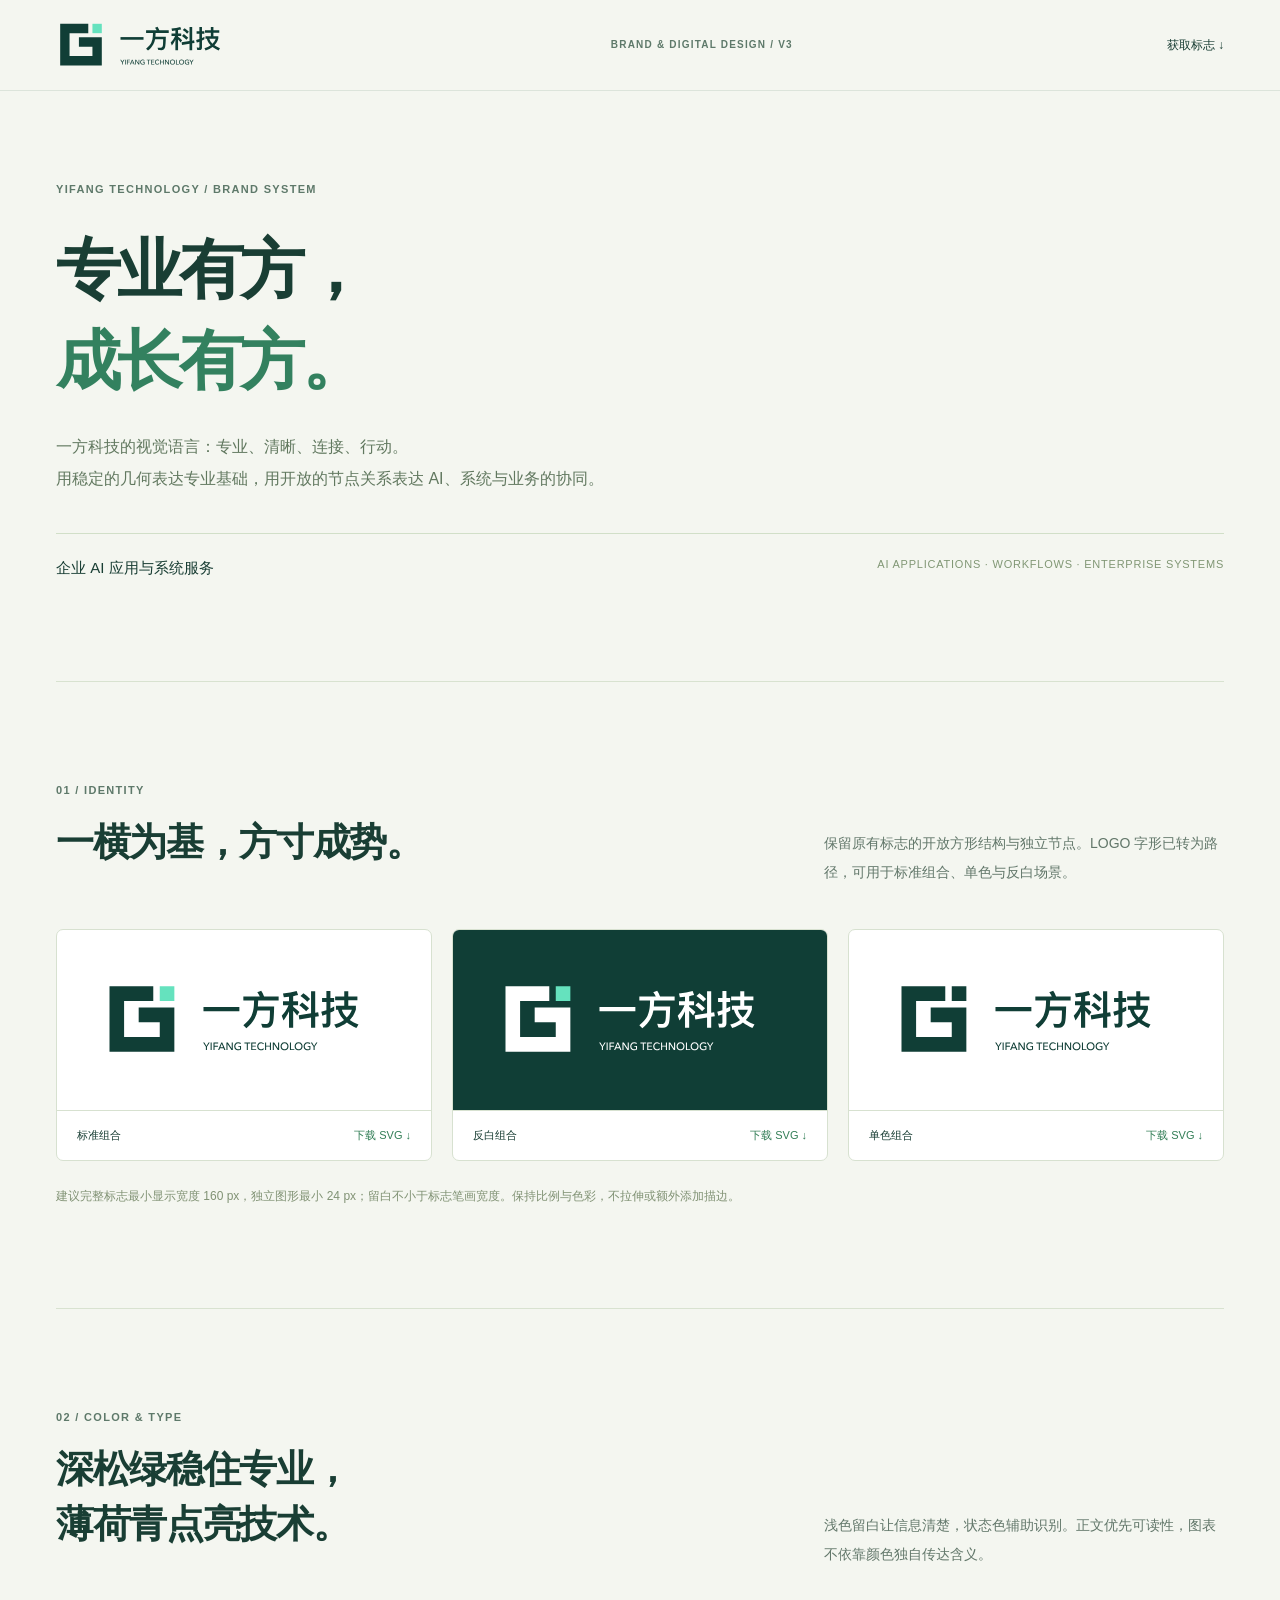
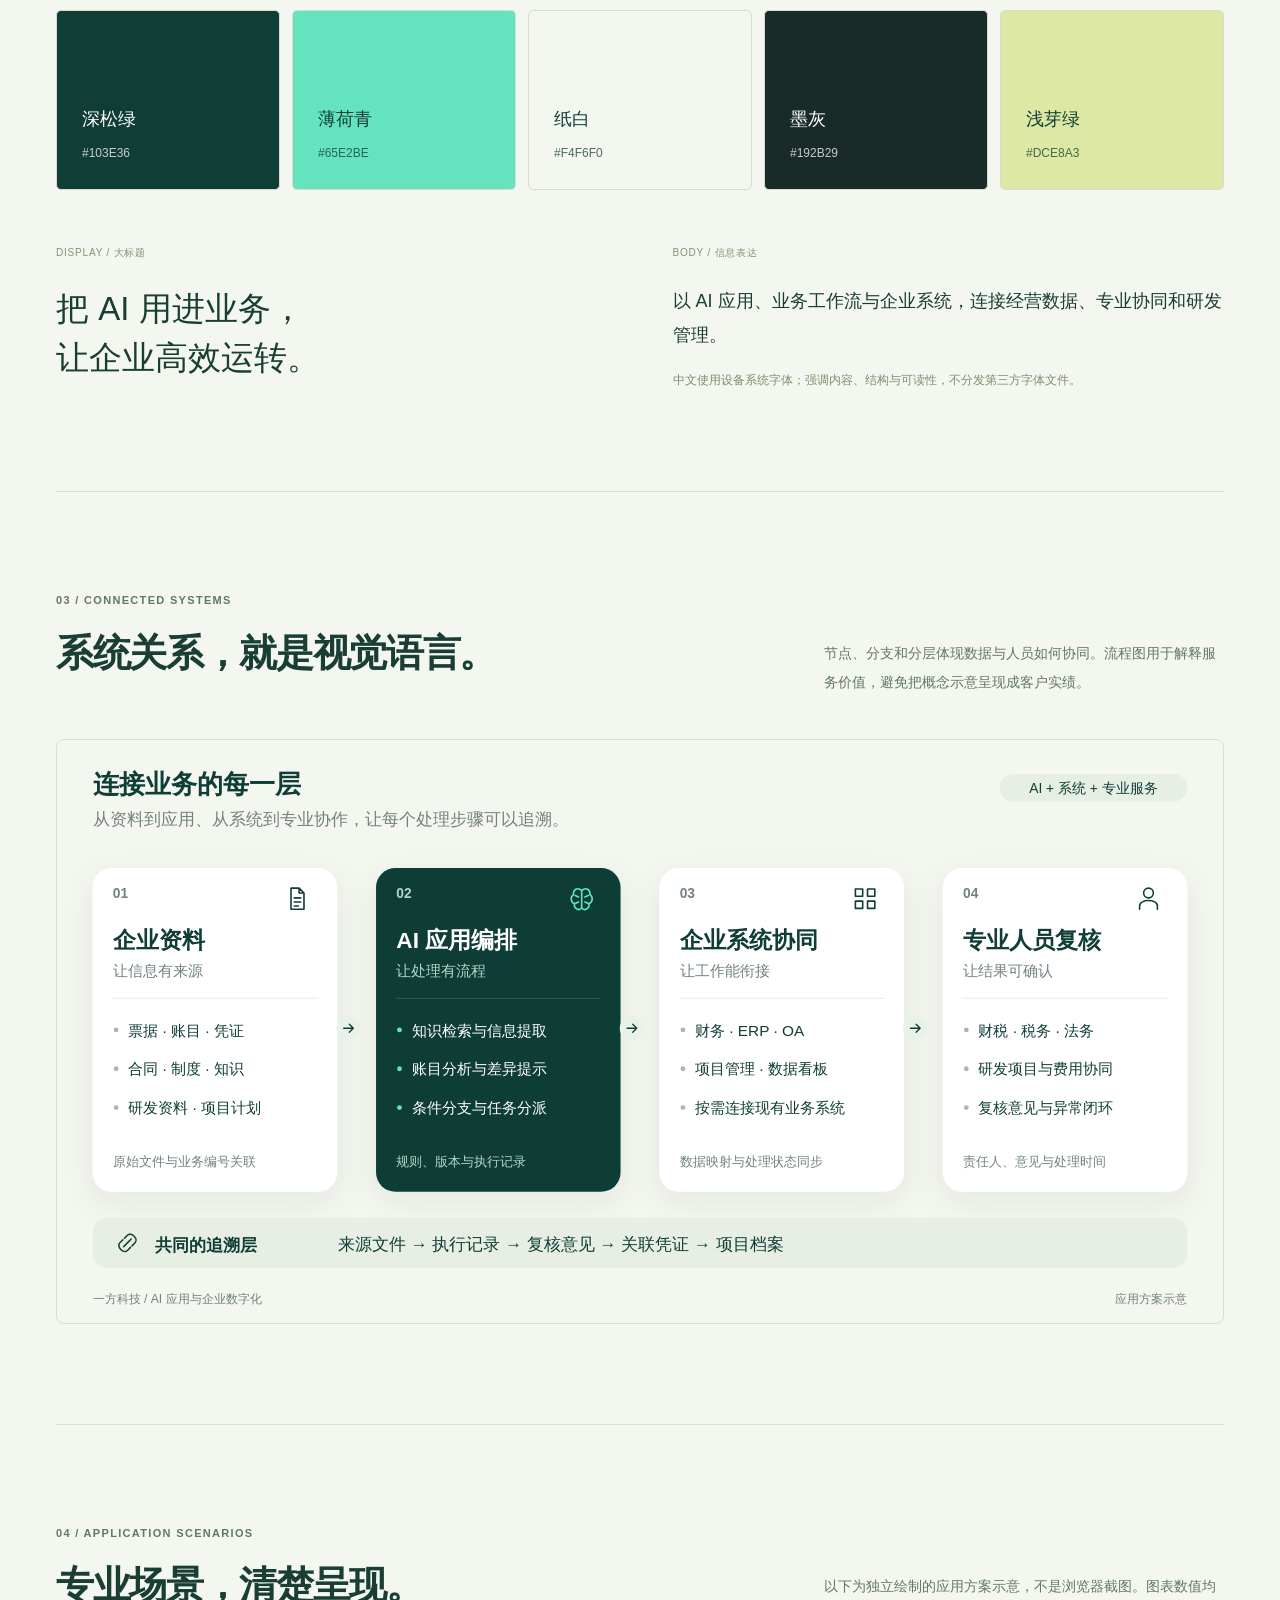
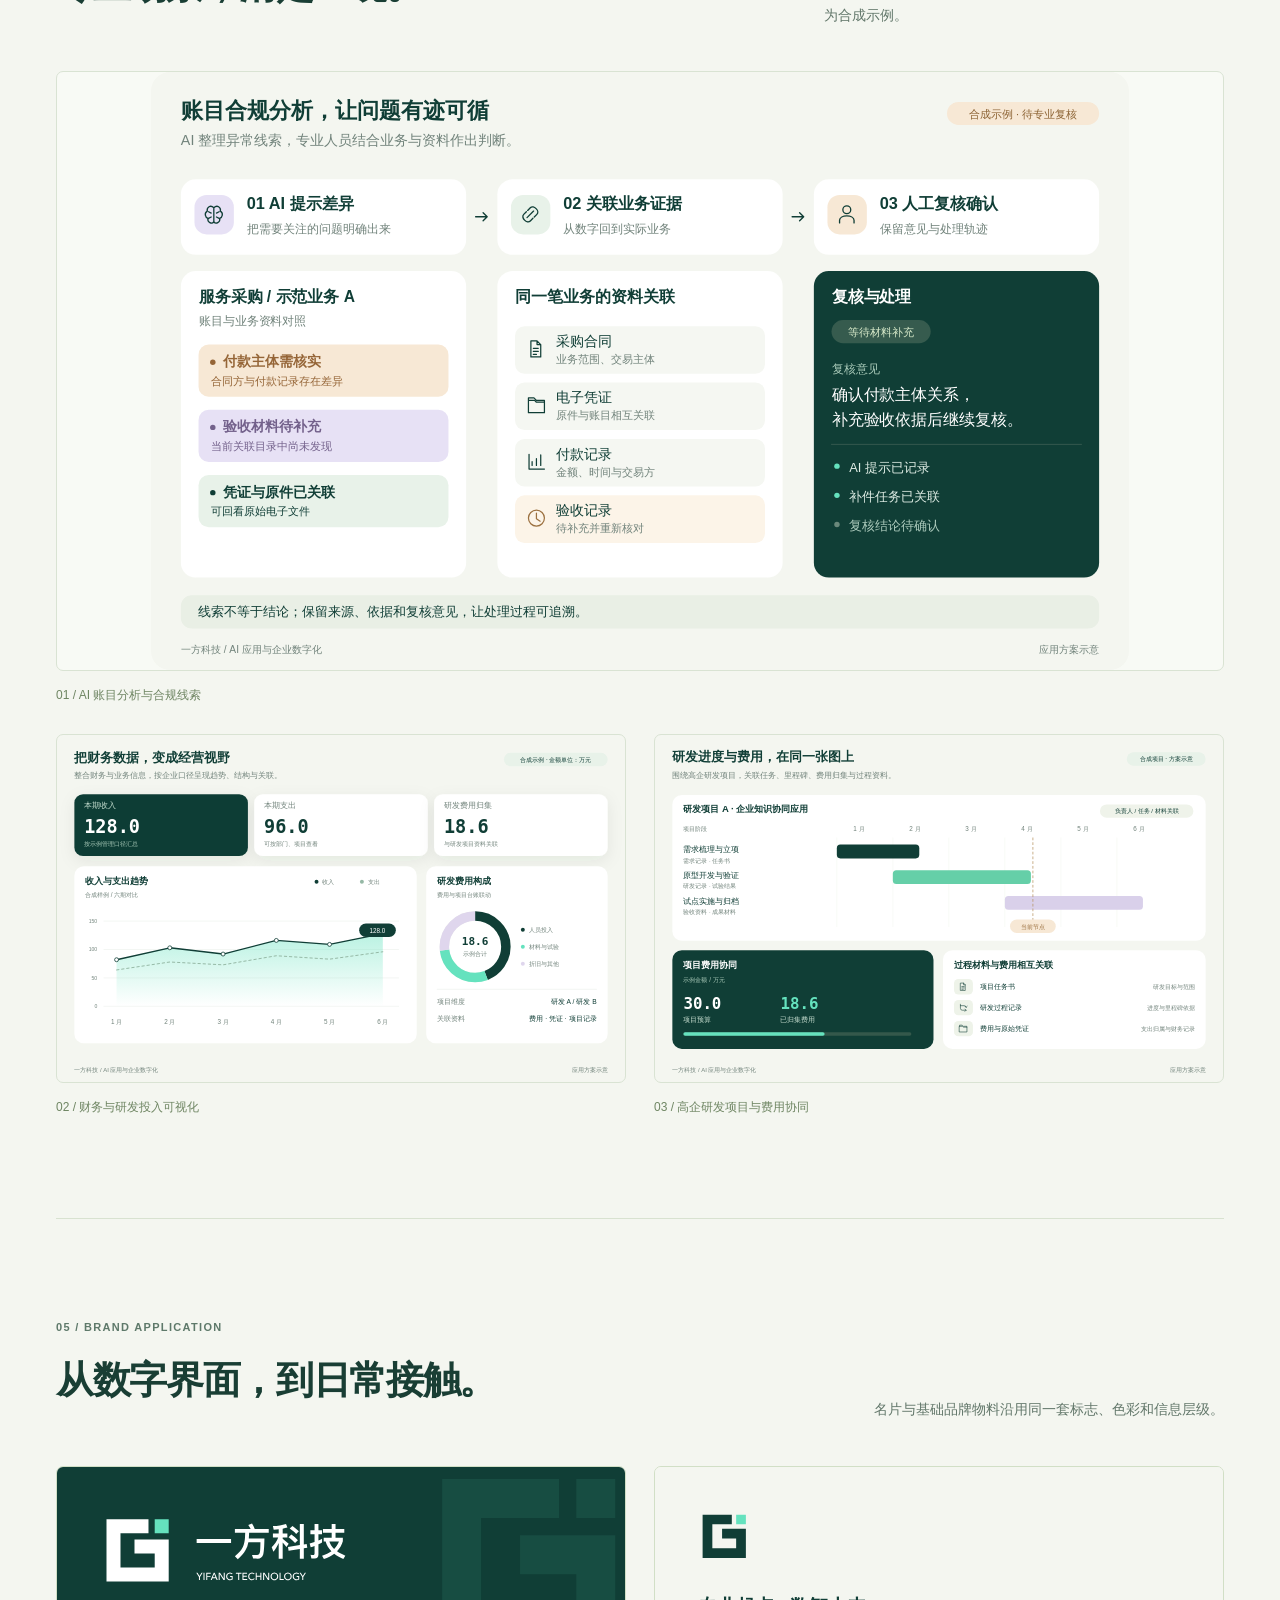
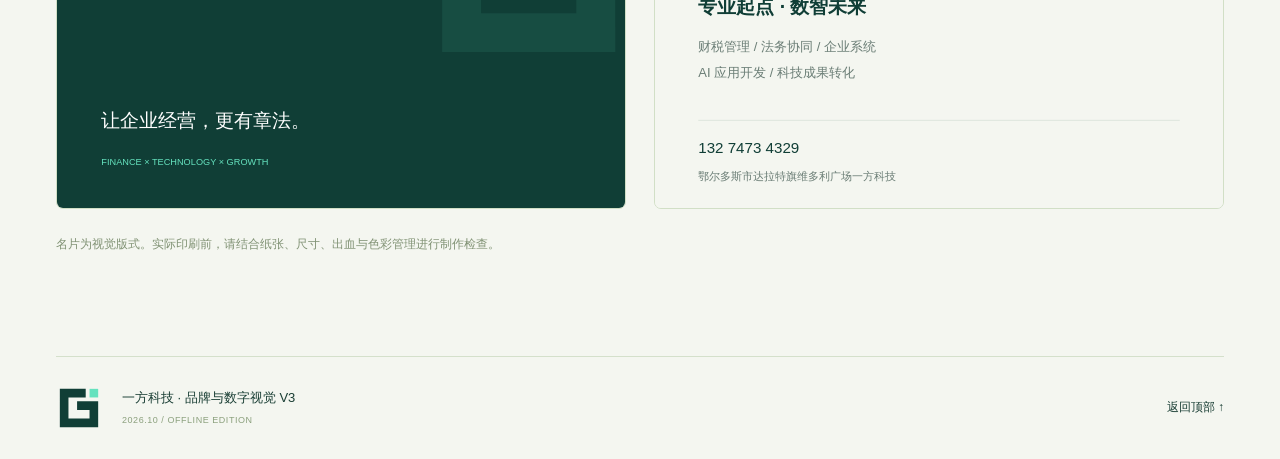
<file: src/brand.html>
<!doctype html><html lang="zh-CN"><head><meta charset="UTF-8"><meta name="viewport" content="width=device-width,initial-scale=1"><title>一方科技｜品牌与数字视觉规范 V3</title><link rel="icon" href="assets/app-icon.svg" type="image/svg+xml"><link rel="stylesheet" href="styles.css"><link rel="stylesheet" href="brand.css"></head><body class="brand-guide"><header class="header" id="top"><div class="wrap nav"><img src="assets/logo-horizontal.svg" width="181" height="58" alt="一方科技"><span class="eyebrow">BRAND & DIGITAL DESIGN / V3</span><a href="#logo-assets" class="text-link">获取标志 ↓</a></div></header><main><section class="wrap section guide-intro"><p class="eyebrow">YIFANG TECHNOLOGY / BRAND SYSTEM</p><h1>专业有方，<br><em>成长有方。</em></h1><p>一方科技的视觉语言：专业、清晰、连接、行动。<br>用稳定的几何表达专业基础，用开放的节点关系表达 AI、系统与业务的协同。</p><div class="guide-position">企业 AI 应用与系统服务<span>AI APPLICATIONS · WORKFLOWS · ENTERPRISE SYSTEMS</span></div></section><section id="logo-assets" class="wrap section guide-section"><div class="section-head"><div><p class="eyebrow">01 / IDENTITY</p><h2>一横为基，方寸成势。</h2></div><p class="intro">保留原有标志的开放方形结构与独立节点。LOGO 字形已转为路径，可用于标准组合、单色与反白场景。</p></div><div class="logo-grid"><article><div><img src="assets/logo-horizontal.svg" alt="一方科技标准横版标志"></div><footer>标准组合<a href="assets/logo-horizontal.svg" download="yifang-logo.svg">下载 SVG ↓</a></footer></article><article><div class="dark"><img src="assets/logo-white.svg" alt="一方科技反白标志"></div><footer>反白组合<a href="assets/logo-white.svg" download="yifang-logo-white.svg">下载 SVG ↓</a></footer></article><article><div><img src="assets/logo-monochrome.svg" alt="一方科技单色标志"></div><footer>单色组合<a href="assets/logo-monochrome.svg" download="yifang-logo-mono.svg">下载 SVG ↓</a></footer></article></div><p class="guide-note">建议完整标志最小显示宽度 160 px，独立图形最小 24 px；留白不小于标志笔画宽度。保持比例与色彩，不拉伸或额外添加描边。</p></section><section class="wrap section guide-section"><div class="section-head"><div><p class="eyebrow">02 / COLOR & TYPE</p><h2>深松绿稳住专业，<br>薄荷青点亮技术。</h2></div><p class="intro">浅色留白让信息清楚，状态色辅助识别。正文优先可读性，图表不依靠颜色独自传达含义。</p></div><div class="palette"><button data-color="#103E36" style="--swatch:#103E36;--label:#FFFFFF"><b>深松绿</b><span>#103E36</span></button><button data-color="#65E2BE" style="--swatch:#65E2BE"><b>薄荷青</b><span>#65E2BE</span></button><button data-color="#F4F6F0" style="--swatch:#F4F6F0"><b>纸白</b><span>#F4F6F0</span></button><button data-color="#192B29" style="--swatch:#192B29;--label:#FFFFFF"><b>墨灰</b><span>#192B29</span></button><button data-color="#DCE8A3" style="--swatch:#DCE8A3"><b>浅芽绿</b><span>#DCE8A3</span></button></div><div class="type-sample"><div><span>DISPLAY / 大标题</span><strong>把 AI 用进业务，<br>让企业高效运转。</strong></div><div><span>BODY / 信息表达</span><p>以 AI 应用、业务工作流与企业系统，连接经营数据、专业协同和研发管理。</p><small>中文使用设备系统字体；强调内容、结构与可读性，不分发第三方字体文件。</small></div></div></section><section class="wrap section guide-section"><div class="section-head"><div><p class="eyebrow">03 / CONNECTED SYSTEMS</p><h2>系统关系，就是视觉语言。</h2></div><p class="intro">节点、分支和分层体现数据与人员如何协同。流程图用于解释服务价值，避免把概念示意呈现成客户实绩。</p></div><img class="guide-diagram" src="assets/tech-architecture.svg" alt="一方科技企业AI应用与系统协同结构图" width="1440" height="720" loading="lazy"></section><section class="wrap section guide-section"><div class="section-head"><div><p class="eyebrow">04 / APPLICATION SCENARIOS</p><h2>专业场景，清楚呈现。</h2></div><p class="intro">以下为独立绘制的应用方案示意，不是浏览器截图。图表数值均为合成示例。</p></div><div class="scenario-boards"><figure><img src="assets/tech-compliance.svg" width="1440" height="880" alt="AI账目分析与复核流程" loading="lazy"><figcaption>01 / AI 账目分析与合规线索</figcaption></figure><figure><img src="assets/tech-finance.svg" width="1440" height="880" alt="财务与研发投入可视化" loading="lazy"><figcaption>02 / 财务与研发投入可视化</figcaption></figure><figure><img src="assets/tech-rd.svg" width="1440" height="880" alt="研发项目进度与费用协同" loading="lazy"><figcaption>03 / 高企研发项目与费用协同</figcaption></figure></div></section><section class="wrap section guide-section"><div class="section-head"><div><p class="eyebrow">05 / BRAND APPLICATION</p><h2>从数字界面，到日常接触。</h2></div><p class="intro">名片与基础品牌物料沿用同一套标志、色彩和信息层级。</p></div><div class="business-cards"><img src="assets/business-card-front.svg" alt="名片正面设计" width="900" height="540" loading="lazy"><img src="assets/business-card-back.svg" alt="名片背面设计：13274734329，鄂尔多斯市达拉特旗维多利广场一方科技" width="900" height="540" loading="lazy"></div><p class="guide-note">名片为视觉版式。实际印刷前，请结合纸张、尺寸、出血与色彩管理进行制作检查。</p></section></main><footer class="wrap guide-footer"><img src="assets/mark-green.svg" width="46" height="46" alt=""><p>一方科技 · 品牌与数字视觉 V3<span>2026.10 / OFFLINE EDITION</span></p><a href="#top">返回顶部 ↑</a></footer><div id="toast" class="toast" role="status"></div><script src="brand.js"></script></body></html>
</file>
<file: src/styles.css>
*{box-sizing:border-box}html{scroll-behavior:smooth;scroll-padding-top:100px}body{margin:0;font-family:-apple-system,BlinkMacSystemFont,"PingFang SC","Microsoft YaHei",sans-serif;color:#193E34;background:#F4F6F0;font-size:15px;line-height:1.75}h1,h2,h3,p,ul,dl,dd{margin:0}button,input,select,textarea{font:inherit}button,a{-webkit-tap-highlight-color:transparent}a{color:inherit;text-decoration:none}button{cursor:pointer;color:inherit;background:none;border:0}button:disabled{cursor:not-allowed}img{display:block;max-width:100%;height:auto}a:focus-visible,button:focus-visible,input:focus-visible,textarea:focus-visible,select:focus-visible,summary:focus-visible{outline:3px solid #2A8A6B;outline-offset:5px}::selection{background:#B7EBD2}.wrap{max-width:1240px;width:calc(100% - 112px);margin-inline:auto}.section{padding-block:100px}.eyebrow{font-size:11px;font-weight:600;letter-spacing:.12em;line-height:1.6;color:#5E796A}.section-head{display:flex;justify-content:space-between;align-items:flex-end;gap:60px;margin-bottom:42px}h2{font-size:38px;line-height:1.45;letter-spacing:-.035em;font-weight:600}.section-head .eyebrow,section .eyebrow+h2{margin-bottom:16px}.intro{max-width:400px;font-size:14px;line-height:2.05;color:#62776A}.btn{display:inline-flex;align-items:center;justify-content:center;gap:26px;background:#103E36;color:#fff;min-height:50px;padding:12px 22px;border:1px solid #103E36;border-radius:5px;font-size:13px;font-weight:500;transition:background .2s,transform .2s}.btn:hover{background:#28664F;transform:translateY(-2px)}.btn span{font-size:19px;font-weight:400}.btn.small{min-height:42px;font-size:12px;padding:8px 16px;gap:18px}.btn.light{background:#D4F5DE;color:#103E36;border-color:#D4F5DE}.text-link{display:inline-flex;align-items:center;gap:16px;font-size:13px;min-height:44px}.text-link span{font-size:20px}.text-link:hover{color:#2B8A65}.skip-link{position:fixed;top:-80px;left:20px;padding:10px 16px;background:white;z-index:100}.skip-link:focus{top:10px}.header{position:sticky;top:0;z-index:20;background:rgba(244,246,240,.96);border-bottom:1px solid #DCE4DB;backdrop-filter:blur(14px)}.nav{min-height:90px;display:flex;align-items:center;justify-content:space-between;gap:32px}.brand{flex-shrink:0}.header nav{display:flex;gap:25px;align-items:center}.header nav a{font-size:12px;white-space:nowrap;line-height:44px}.header nav a:hover{color:#2B8A65}.menu-toggle{display:none;width:44px;height:44px;position:relative}.menu-toggle span{position:absolute;left:11px;right:11px;height:1.5px;background:#103E36;top:17px}.menu-toggle span+span{top:26px}.hero{padding-top:50px;overflow:hidden}.hero-grid{display:grid;grid-template-columns:1fr 1.15fr;gap:16px;align-items:center;min-height:620px}.hero-copy{position:relative;z-index:1;padding-block:30px}.hero .eyebrow{display:flex;align-items:center;gap:9px;letter-spacing:.13em}.status-dot{width:6px;height:6px;background:#379774;border-radius:50%;box-shadow:0 0 0 4px #DDEDDC}.hero-label{font-size:14px;margin:15px 0 24px;color:#52705F}h1{font-size:52px;line-height:1.4;letter-spacing:-.055em;font-weight:600;white-space:nowrap}h1 em{font-style:normal;color:#33815F}.hero-description{font-size:14px;line-height:2.1;max-width:470px;margin-top:25px;color:#65796D}.hero-actions{display:flex;gap:23px;align-items:center;margin-top:30px}.hero-tags{display:flex;gap:22px;font-size:11px;color:#6C8474;margin-top:40px}.hero-tags span+span:before{content:"";display:inline-block;height:9px;border-left:1px solid #B9CABA;margin-right:22px}.hero-art{min-width:0;padding-top:20px}.hero-art>img{width:113%;max-width:none;margin-left:-5%}.art-topline,.art-caption{display:flex;justify-content:space-between;gap:20px;color:#7B9180;font-size:9px;letter-spacing:.05em;padding-inline:22px}.art-caption{font-size:11px;letter-spacing:0;margin-top:4px}.art-caption>span:last-child{font-size:10px;color:#8B9C8A}.value-strip{display:flex;justify-content:space-between;gap:20px;align-items:center;min-height:84px;border-top:1px solid #CFDCCC;border-bottom:1px solid #CFDCCC;margin-top:28px;font-size:13px;color:#4C6B56}.value-label{font-size:9px;letter-spacing:.1em;color:#849881}.capability-grid{display:grid;grid-template-columns:repeat(3,minmax(0,1fr));gap:20px}.capability{position:relative;padding:30px 28px 22px;background:#FBFCF8;border:1px solid #D8E2D5;border-radius:8px}.card-number{position:absolute;right:25px;top:29px;color:#9AAE95;font-size:12px}.capability>img{margin-bottom:25px}.capability h3{font-size:22px;font-weight:500;letter-spacing:-.02em}.capability>p{font-size:13px;color:#667A68;line-height:2;margin:13px 0 21px}.capability ul{padding:0;list-style:none;font-size:12px;color:#507051;line-height:2.2}.capability li:before{content:"";width:4px;height:4px;background:#8EAE85;display:inline-block;margin-right:10px;vertical-align:middle}.capability>a{margin-top:25px;padding-top:17px;display:flex;justify-content:space-between;border-top:1px solid #E0E7DA;min-height:44px;font-size:12px}.capability>a:hover{color:#30986B}.domain-row{display:flex;gap:25px;align-items:center;padding:23px 0 0;font-size:12px;color:#6C826C}.domain-row>span{color:#8A9B81;white-space:nowrap}.domain-row i{font-style:normal;padding:0 14px;color:#A5B69C}.rd-section{display:grid;grid-template-columns:.85fr 1.15fr;gap:50px;align-items:center}.rd-copy>.intro{margin-top:24px}.rd-points{margin:23px 0}.rd-points article{display:flex;gap:18px;padding:18px 0;border-bottom:1px solid #DBE4D5}.rd-points article>span{font-size:12px;color:#82A17D;padding-top:3px}.rd-points h3{font-size:16px;font-weight:500}.rd-points p{font-size:12px;color:#73856C;line-height:1.95;margin-top:6px}.rd-visual{min-width:0}.rd-visual>img{width:100%;border:1px solid #DCE5D6;border-radius:10px;background:#FAFCF7}.rd-note{margin:22px 6px 0;padding:0 0 0 18px;border-left:3px solid #9BBB8A}.rd-note>span{font-size:14px;font-weight:500}.rd-note p{font-size:12px;line-height:1.9;color:#75866C;margin-top:6px}.subtle-link{font-size:11px;text-decoration:underline;text-underline-offset:4px;padding:9px 0;min-height:44px;color:#507557}.architecture{background:#113E35;color:#F2F7EE;padding-block:94px}.architecture .eyebrow{color:#9FC6AB}.architecture .intro{color:#B0C6B6}.architecture-image{border-radius:9px;overflow:hidden;background:#F5F8F0;padding:12px}.architecture-image img{width:100%}.architecture-bottom{display:grid;grid-template-columns:repeat(3,1fr);gap:30px;padding-top:25px}.architecture-bottom p{display:flex;flex-direction:column;gap:8px;font-size:12px;color:#A8C3AD}.architecture-bottom b{font-size:14px;color:#E3EFE0;font-weight:500}.delivery-grid{display:grid;grid-template-columns:repeat(4,minmax(0,1fr));gap:28px}.delivery-grid article{border-top:1px solid #C6D7BD;padding-top:21px}.step-index{font-size:12px;color:#7E9970}.delivery-grid h3{font-size:23px;font-weight:500;margin:22px 0 12px}.delivery-grid p{font-size:13px;line-height:2;color:#6E8065}.delivery-grid small{display:block;margin-top:22px;font-size:11px;color:#869678}.about{background:#E9EFE2;border-top:1px solid #DAE3D2;border-bottom:1px solid #DAE3D2}.about-grid{display:grid;grid-template-columns:.75fr 1.25fr;gap:90px;align-items:center}.about-mark{display:flex;flex-direction:column;align-items:center;justify-content:center;min-height:370px;border:1px solid #CDDCC5;background:linear-gradient(145deg,#EDF3E9,#DFE9D7);border-radius:10px}.about-mark img{width:170px;margin:25px 0 30px}.about-mark>span{font-size:20px}.about-mark small{font-size:9px;letter-spacing:.13em;color:#7F9574;line-height:1.8;text-align:center;margin-top:13px}.about h2{margin-bottom:25px}.about p:not(.eyebrow){font-size:14px;line-height:2.1;color:#5D755A;margin-top:16px}.about-location{display:flex;justify-content:space-between;gap:20px;margin-top:27px;padding-top:18px;border-top:1px solid #CBD9C2;font-size:11px;color:#7B9470}.about-location span:last-child{font-size:9px;letter-spacing:.05em}.faq{display:grid;grid-template-columns:.9fr 1.1fr;gap:70px}.faq h2{font-size:30px}.faq-list details{border-bottom:1px solid #D4DFCB;padding:19px 0}.faq-list details:first-child{border-top:1px solid #D4DFCB}.faq-list summary{list-style:none;display:flex;justify-content:space-between;align-items:center;gap:20px;font-size:14px;cursor:pointer;min-height:27px}.faq-list summary::-webkit-details-marker{display:none}.faq-list summary span{font-size:20px;line-height:1}.faq-list details[open] summary span{transform:rotate(45deg)}.faq-list p{font-size:13px;line-height:2;color:#72856A;padding:14px 24px 0 0}.contact{background:#103E36;color:white;padding-block:85px}.contact-grid{display:grid;grid-template-columns:1.1fr .9fr;gap:100px;align-items:center}.contact .eyebrow{color:#9ABCA6}.contact h2{font-size:43px}.contact p:not(.eyebrow){font-size:13px;color:#B1C7B9;margin:21px 0 25px}.contact-details>span{font-size:12px;color:#A0C2AA}.phone{font-size:36px;display:block;white-space:nowrap;letter-spacing:-.025em;line-height:1.5;margin:12px 0 26px;color:#D5F3DE}.phone span{font-size:24px;display:inline-block;margin-left:18px}.contact-details dl{border-top:1px solid #38604A;padding-top:23px}.contact-details dl>div{display:grid;grid-template-columns:80px 1fr;gap:14px;font-size:13px;line-height:1.9;margin-bottom:16px}.contact-details dt{color:#88AD95;font-size:11px}.contact-details dd{color:#C8DBCB}.footer{padding-top:30px}.footer-top{display:flex;align-items:center;justify-content:space-between;gap:30px;padding:0 0 26px}.footer-top p{font-size:12px;color:#73886B}.footer-top>a:last-child{font-size:11px}.footer-bottom{border-top:1px solid #D9E3D0;padding:20px 0;display:flex;justify-content:space-between;gap:25px;font-size:10px;color:#889B7D}.footer-bottom>div{display:flex;gap:20px}.footer-bottom button{font-size:11px;padding:0;min-height:24px}.dialog{width:min(600px,calc(100% - 32px));max-height:90vh;border:1px solid #CBDAC2;border-radius:10px;padding:40px;background:#FBFCF8;color:#193E34}.dialog::backdrop{background:#0A271D99;backdrop-filter:blur(3px)}.dialog h2{font-size:29px;margin:13px 0 16px}.dialog-close{position:absolute;right:12px;top:10px;width:44px;height:44px;font-size:28px;color:#71866A}.dialog-intro{font-size:13px;color:#6F8267;margin-bottom:22px}.dialog label{display:block;font-size:12px;margin-bottom:16px}.dialog input,.dialog textarea,.dialog select{display:block;width:100%;border:1px solid #CFDDC4;border-radius:4px;background:white;padding:11px 12px;margin-top:7px;color:#31543A;font-size:14px}.dialog textarea{resize:vertical}.form-grid{display:grid;grid-template-columns:1fr 1fr;gap:17px}.form-note{font-size:11px;color:#8B9C7F;margin-top:14px;line-height:1.8}#form-status{font-size:12px;color:#3E8057;margin-top:10px}.info-text{font-size:14px;color:#637A59;line-height:2;margin:14px 0}.source-list{padding-left:18px;font-size:13px;line-height:2}.source-list li{margin:10px 0}.source-list a{text-decoration:underline;text-underline-offset:3px}.toast{position:fixed;bottom:25px;left:50%;transform:translate(-50%,15px);background:#123E33;color:white;padding:12px 20px;font-size:13px;max-width:calc(100% - 32px);opacity:0;pointer-events:none;transition:opacity .2s,transform .2s;z-index:40;border-radius:5px}.toast.show{opacity:1;transform:translate(-50%,0)}
@media(min-width:1500px){.wrap{max-width:1320px}.hero-grid{grid-template-columns:1fr 1.2fr}h1{font-size:56px}.hero-art>img{width:116%;margin-left:-6%}}
@media(max-width:1150px){.wrap{width:calc(100% - 64px)}.nav{gap:20px}.header nav{gap:18px}.header nav a{font-size:11px}.header .brand img{width:160px}.nav>.btn{font-size:11px;padding-inline:12px;gap:10px}.hero-grid{min-height:540px;gap:5px}.hero{padding-top:25px}h1{font-size:44px}.hero-description{font-size:13px}.hero-actions{gap:15px}.hero-actions .btn{font-size:12px;padding-inline:16px;gap:16px}.hero-actions .text-link{font-size:11px;gap:9px}.hero-art>img{width:116%;margin-left:-8%}.hero-tags{font-size:10px;gap:15px}.hero-tags span+span:before{margin-right:15px}.section{padding-block:80px}.section-head{gap:40px}h2{font-size:34px}.intro{max-width:340px;font-size:13px}.capability{padding:25px 22px}.capability h3{font-size:19px}.rd-section{gap:30px;grid-template-columns:1fr 1.1fr}.about-grid{gap:55px}.contact-grid{gap:60px}.phone{font-size:31px}.contact h2{font-size:37px}.value-label{display:none}}
@media(max-width:900px){.header nav{display:none;position:absolute;left:0;right:0;top:80px;background:#F4F6F0;padding:16px 32px;border-bottom:1px solid #D8E2D0;box-shadow:0 14px 25px #1436220D}.header nav.open{display:flex;flex-wrap:wrap;gap:10px 26px}.header nav a{font-size:14px}.nav{min-height:80px;gap:15px}.nav>.btn{margin-left:auto}.menu-toggle{display:block}.hero-grid{grid-template-columns:1fr 1fr;min-height:520px}h1{font-size:37px}.hero-label{font-size:12px}.hero .eyebrow{font-size:10px}.hero-description{font-size:12px}.hero-actions{flex-wrap:wrap;gap:12px;margin-top:22px}.hero-tags{flex-wrap:wrap;gap:8px 15px;margin-top:22px}.art-topline{font-size:7px;padding:0}.art-caption{font-size:9px;padding:0}.art-caption>span:last-child{display:none}.hero-art>img{width:130%;margin-left:-12%}.value-strip{font-size:11px;gap:15px;min-height:72px;margin-top:5px}.section-head{gap:30px}.section-head .intro{max-width:310px}.capability-grid{gap:14px}.capability{padding:23px 18px}.capability h3{font-size:18px}.capability>p,.capability ul{font-size:12px}.domain-row{align-items:flex-start;gap:18px;font-size:11px}.domain-row i{padding-inline:8px}.rd-section{grid-template-columns:1fr;gap:35px}.rd-copy>.intro{max-width:620px}.rd-points{display:grid;grid-template-columns:repeat(3,1fr);gap:23px}.rd-points article{gap:10px}.rd-points h3{font-size:14px}.rd-points p{font-size:12px}.rd-visual{max-width:760px}.rd-note{max-width:650px}.architecture{padding-block:70px}.architecture-bottom{gap:20px}.architecture-bottom span{font-size:11px}.delivery-grid{gap:20px}.delivery-grid h3{font-size:21px}.delivery-grid p{font-size:12px}.delivery-grid small{font-size:10px}.about-grid{grid-template-columns:.75fr 1.25fr;gap:35px}.about-mark img{width:130px}.about-mark>span{font-size:17px}.about p:not(.eyebrow){font-size:13px}.about-location{flex-wrap:wrap;gap:10px}.faq{grid-template-columns:1fr;gap:30px}.contact-grid{gap:40px}.contact h2{font-size:33px}.phone{font-size:28px}.phone span{font-size:20px;margin-left:8px}.contact-details dl>div{grid-template-columns:60px 1fr;gap:12px;font-size:12px}.footer-top{gap:20px}.footer-top .brand img{width:150px}.footer-top p{font-size:10px}}
@media(max-width:640px){html{scroll-padding-top:85px}.wrap{width:calc(100% - 40px)}.section{padding-block:60px}.nav{min-height:74px;gap:8px}.header .brand img{width:145px}.nav>.btn{font-size:10px;min-height:38px;padding:6px 10px;gap:8px}.nav>.btn span{font-size:15px}.menu-toggle{width:37px}.header nav{top:74px;padding:14px 20px;gap:5px 22px}.header nav a{font-size:13px}.hero{padding-top:10px}.hero-grid{display:flex;flex-direction:column;align-items:stretch;gap:0;min-height:0}.hero-copy{padding:24px 0 16px}.hero .eyebrow{font-size:10px}.hero-label{font-size:12px;margin:12px 0 19px}h1{font-size:40px;line-height:1.4}.hero-description{font-size:13px;line-height:2.05;margin-top:20px}.hero-actions{gap:16px;margin-top:24px}.hero-actions .btn{font-size:12px;min-height:48px}.hero-actions .text-link{font-size:11px}.hero-tags{font-size:10px;margin-top:23px}.hero-art{padding:14px 0 0}.hero-art>img{width:100%;max-width:100%;margin:0}.art-topline{font-size:7px}.art-caption{font-size:10px;margin-top:6px}.art-caption>span:last-child{display:block;font-size:9px}.value-strip{display:grid;grid-template-columns:1fr 1fr;gap:12px 15px;padding-block:17px;font-size:11px;margin-top:25px}.section-head{display:block;margin-bottom:29px}h2{font-size:29px;line-height:1.45}.eyebrow{font-size:10px}.section-head .eyebrow,section .eyebrow+h2{margin-bottom:12px}.section-head .intro{max-width:100%;margin-top:19px;font-size:13px}.capability-grid{grid-template-columns:1fr;gap:15px}.capability{padding:25px}.capability>img{width:32px;margin-bottom:20px}.capability h3{font-size:22px}.capability>p{font-size:13px;max-width:430px}.capability ul{font-size:12px}.capability>a{margin-top:18px}.domain-row{display:block;padding-top:18px}.domain-row p{margin-top:8px;line-height:2}.domain-row i{padding-inline:8px}.rd-copy>.intro{font-size:13px}.rd-points{display:block;margin:15px 0}.rd-points article{gap:17px;padding:17px 0}.rd-points h3{font-size:16px}.rd-points p{font-size:12px}.rd-section{gap:28px}.rd-visual>img{border-radius:6px}.rd-note{margin-top:20px;padding-left:15px}.rd-note p{font-size:11px}.architecture{padding-block:60px}.architecture-image{padding:5px;border-radius:5px}.architecture-bottom{grid-template-columns:1fr;gap:18px;padding-top:23px}.architecture-bottom p{display:block}.architecture-bottom b{display:block;margin-bottom:4px;font-size:14px}.architecture-bottom span{font-size:12px}.delivery-grid{grid-template-columns:1fr 1fr;gap:30px 24px}.delivery-grid article{padding-top:16px}.delivery-grid h3{font-size:21px;margin:14px 0 10px}.delivery-grid p{font-size:12px}.delivery-grid small{font-size:10px;line-height:1.8;margin-top:14px}.about-grid{display:flex;flex-direction:column-reverse;gap:35px}.about h2{margin-bottom:20px}.about p:not(.eyebrow){font-size:13px}.about-mark{width:100%;min-height:275px}.about-mark img{width:120px;margin:15px 0 22px}.about-mark>span{font-size:19px}.about-mark small{font-size:8px;margin-bottom:10px}.about-location{font-size:10px}.about-location span:last-child{font-size:8px}.faq{gap:23px}.faq h2{font-size:27px}.faq-list summary{font-size:13px}.faq-list p{font-size:12px}.contact{padding-block:60px}.contact-grid{grid-template-columns:1fr;gap:42px}.contact h2{font-size:34px}.contact p:not(.eyebrow){font-size:12px}.phone{font-size:34px}.phone span{margin-left:14px}.contact-details dl>div{font-size:13px;grid-template-columns:75px 1fr}.footer{padding-top:24px}.footer-top{flex-wrap:wrap;gap:16px}.footer-top .brand img{width:145px}.footer-top p{order:3;width:100%;font-size:11px}.footer-top>a:last-child{font-size:10px;margin-left:auto}.footer-bottom{display:block;font-size:9px;line-height:1.9;padding-block:17px}.footer-bottom>div{margin-top:9px;gap:22px}.footer-bottom button{min-height:35px;font-size:10px}.dialog{padding:31px 23px}.dialog h2{font-size:25px}.dialog input,.dialog select,.dialog textarea{font-size:16px}.form-grid{grid-template-columns:1fr;gap:0}.dialog-intro{font-size:12px}.info-text{font-size:13px}.source-list{font-size:12px}.toast{font-size:12px;width:max-content}}
@media(max-width:370px){.wrap{width:calc(100% - 32px)}h1{font-size:35px}.header .brand img{width:128px}.nav>.btn{font-size:9px;padding-inline:8px;gap:6px}.hero-actions{gap:10px}.hero-actions .btn{padding-inline:13px;font-size:11px}.hero-actions .text-link{font-size:10px}.phone{font-size:29px}.contact h2{font-size:31px}.delivery-grid{gap:25px 18px}}
@media(prefers-reduced-motion:reduce){html{scroll-behavior:auto}*,*:before,*:after{transition:none!important;animation:none!important}}
.figure-view{width:min(1180px,calc(100% - 24px))}.figure-scroll{overflow:auto;border:1px solid #D5E0CA;border-radius:5px;max-height:65vh}.figure-scroll img{min-width:900px;width:100%;max-width:none}.diagram-dark-link{color:#B9D6BF}.rd-visual>.subtle-link{margin-top:5px}
@media(max-width:640px){.menu-toggle{width:44px;flex-shrink:0}.figure-view{padding:35px 16px 20px}.figure-view h2{font-size:22px}}
</file>
<file: src/showcase.css>
.showcase-section{--showcase-pine:#103e36;--showcase-mint:#65e2be;--showcase-paper:#f4f6f0;--showcase-ink:#192b29;--showcase-muted:#63746d;--showcase-line:#dce5de;--showcase-amber:#936314;--showcase-lavender:#ded8f4;padding:104px 24px;background:var(--showcase-paper);color:var(--showcase-ink);font-family:inherit;scroll-margin-top:96px}
.showcase-section *{box-sizing:border-box}.showcase-wrap{max-width:1160px;margin:0 auto}.showcase-intro{display:flex;justify-content:space-between;gap:48px;align-items:flex-end;margin-bottom:38px}.showcase-eyebrow{font-size:12px;font-weight:700;letter-spacing:.16em;color:var(--showcase-pine);margin:0 0 18px}.showcase-intro h2{font-size:clamp(32px,4vw,48px);font-weight:600;line-height:1.24;letter-spacing:-.04em;margin:0;color:var(--showcase-pine)}.showcase-lead{max-width:420px;line-height:1.85;font-size:16px;color:var(--showcase-muted);margin:0 0 3px}.showcase-tabs{display:grid;grid-template-columns:repeat(3,minmax(0,1fr));gap:8px;margin-bottom:16px}.showcase-tab{display:flex;align-items:center;justify-content:center;gap:12px;min-height:64px;padding:12px 16px;border:1px solid transparent;border-radius:12px;background:#e7ece5;color:var(--showcase-muted);font:inherit;font-size:16px;font-weight:600;cursor:pointer}.showcase-tab[aria-selected=true]{color:#fff;background:var(--showcase-pine);border-color:var(--showcase-pine)}.showcase-tab-number{font-size:12px;opacity:.65;font-variant-numeric:tabular-nums}.showcase-tab[aria-selected=true] .showcase-tab-number{color:var(--showcase-mint);opacity:1}.showcase-section button:focus-visible,.showcase-section select:focus-visible,.showcase-panel:focus-visible{outline:3px solid #237967;outline-offset:4px}.showcase-frame{border:1px solid var(--showcase-line);border-radius:18px;overflow:hidden;background:#fff;box-shadow:0 16px 48px #103e3608}.showcase-frame-top{display:flex;justify-content:space-between;align-items:center;gap:16px;background:var(--showcase-pine);color:white;padding:19px 28px;font-size:13px}.showcase-system-name{display:flex;align-items:center;gap:9px}.showcase-live-dot{width:7px;height:7px;border-radius:50%;background:var(--showcase-mint)}.showcase-demo-badge{font-size:12px;color:#b9d7ca;border:1px solid #42695e;padding:5px 9px;border-radius:5px}.showcase-panel{padding:32px;min-height:590px}.showcase-scene-header{display:flex;justify-content:space-between;gap:20px;align-items:flex-start;margin-bottom:26px}.showcase-scene-header h3{font-size:25px;line-height:1.35;margin:0 0 10px;color:var(--showcase-pine);font-weight:600}.showcase-scene-header p{font-size:14px;line-height:1.8;color:var(--showcase-muted);margin:0;max-width:660px}.showcase-label{white-space:nowrap;font-size:12px;border-radius:6px;padding:7px 10px;color:var(--showcase-pine);background:#edf6ef;font-weight:600}.showcase-frame-note{display:flex;gap:9px;align-items:flex-start;padding:16px 28px;background:#f7f9f5;border-top:1px solid var(--showcase-line);color:var(--showcase-muted);font-size:12px;line-height:1.7}.showcase-frame-note p{margin:0}.showcase-frame-note>span{color:var(--showcase-pine);font-size:18px}.showcase-flow{display:grid;grid-template-columns:repeat(4,minmax(0,1fr));gap:18px;margin-bottom:25px}.showcase-flow-node{position:relative;border:1px solid var(--showcase-line);padding:15px 16px;border-radius:10px;min-width:0;background:#fafbf9}.showcase-flow-node:not(:last-child):after{content:'→';position:absolute;right:-15px;top:30%;color:#7b9286;font-size:16px}.showcase-flow-node strong{display:block;font-size:14px;font-weight:600;margin-bottom:5px}.showcase-flow-node small{font-size:12px;color:var(--showcase-muted);line-height:1.5;display:block}.showcase-flow-node.showcase-ai-node{background:#ecfaf4;border-color:#a7dfc8}.showcase-flow-node.showcase-human-node{background:#f4f1fc;border-color:#e1dbf1}.showcase-compliance-grid{display:grid;grid-template-columns:minmax(0,.9fr) minmax(0,1.4fr);gap:20px}.showcase-list-heading{display:flex;align-items:center;justify-content:space-between;font-size:13px;color:var(--showcase-muted);margin:0 0 12px}.showcase-list-heading strong{font-size:14px;color:var(--showcase-ink);font-weight:600}.showcase-alert-list{display:grid;gap:8px}.showcase-alert{width:100%;display:flex;align-items:center;text-align:left;gap:12px;padding:16px;border:1px solid var(--showcase-line);border-radius:9px;background:white;color:var(--showcase-ink);font:inherit;cursor:pointer;min-height:77px}.showcase-alert[aria-pressed=true]{border-color:#7bb8a5;background:#f0f8f2;box-shadow:inset 3px 0 0 var(--showcase-pine)}.showcase-alert-icon{flex-shrink:0;display:grid;place-items:center;width:29px;height:29px;border-radius:50%;font-size:14px;background:#fbefd4;color:var(--showcase-amber);font-weight:700}.showcase-alert strong{font-size:14px;display:block;margin-bottom:5px;font-weight:600}.showcase-alert small{font-size:12px;color:var(--showcase-muted);display:block}.showcase-alert-arrow{margin-left:auto;color:#6c8a7d;font-size:18px}.showcase-alert-detail{border:1px solid var(--showcase-line);border-radius:11px;overflow:hidden}.showcase-detail-head{padding:17px 20px;background:#f7f9f5;border-bottom:1px solid var(--showcase-line);display:flex;align-items:center;justify-content:space-between;gap:10px}.showcase-detail-head strong{font-size:15px;font-weight:600}.showcase-warning-badge{font-size:12px;color:#805619;background:#f6eacb;border-radius:4px;padding:5px 8px;white-space:nowrap}.showcase-detail-body{padding:18px 20px}.showcase-voucher{display:grid;grid-template-columns:repeat(3,minmax(0,1fr));gap:12px;margin-bottom:18px}.showcase-voucher span{display:block;font-size:12px;color:var(--showcase-muted);margin-bottom:6px}.showcase-voucher strong{font-size:14px;font-weight:600;line-height:1.5;overflow-wrap:anywhere}.showcase-detail-copy{font-size:14px;line-height:1.75;color:#52655c;margin:0 0 16px}.showcase-evidence-chips{display:flex;flex-wrap:wrap;gap:7px;margin-bottom:16px}.showcase-evidence-chip{font-size:12px;border:1px solid #d7e4db;background:#f6faf6;color:#3f6657;padding:6px 9px;border-radius:5px}.showcase-evidence-chip.showcase-missing{border-style:dashed;border-color:#d5b97d;background:#fff9eb;color:#896322}.showcase-evidence-caption{font-size:12px;font-weight:600;color:var(--showcase-muted);margin:0 0 9px}.showcase-action-line{border-left:3px solid #b7abd9;background:#f7f5fc;padding:10px 12px;color:#5f5479;font-size:13px;line-height:1.7}.showcase-action-line strong{display:block;font-size:12px;margin-bottom:3px}.showcase-finance-controls{display:flex;align-items:center;gap:6px;padding:4px;background:#eef2eb;border-radius:8px;width:max-content;max-width:100%;margin:0 0 20px}.showcase-finance-controls button{min-height:44px;border:0;background:transparent;color:var(--showcase-muted);font:inherit;font-size:14px;padding:9px 17px;border-radius:5px;cursor:pointer}.showcase-finance-controls button[aria-pressed=true]{background:white;color:var(--showcase-pine);box-shadow:0 2px 4px #103e3608;font-weight:600}.showcase-metrics{display:grid;grid-template-columns:repeat(3,minmax(0,1fr));gap:14px;margin-bottom:22px}.showcase-metric{padding:17px 19px;border:1px solid var(--showcase-line);border-radius:10px;background:#fafbf8}.showcase-metric-label{font-size:13px;color:var(--showcase-muted);display:block;margin-bottom:10px}.showcase-metric-value{font-size:31px;font-weight:600;line-height:1;letter-spacing:-.03em;color:var(--showcase-pine);font-variant-numeric:tabular-nums}.showcase-metric-unit{font-size:12px;margin-left:6px;color:var(--showcase-muted)}.showcase-chart-grid{display:grid;grid-template-columns:minmax(0,1.7fr) minmax(240px,.8fr);gap:20px}.showcase-chart-card{padding:20px;border:1px solid var(--showcase-line);border-radius:11px;min-width:0}.showcase-chart-head{display:flex;justify-content:space-between;gap:12px;flex-wrap:wrap;align-items:flex-start;margin-bottom:14px}.showcase-chart-head h4{font-size:14px;margin:0;font-weight:600}.showcase-chart-head>small{font-size:12px;color:var(--showcase-muted)}.showcase-chart-legend{display:flex;gap:15px;flex-wrap:wrap;font-size:12px;color:var(--showcase-muted)}.showcase-chart-legend span:before{content:'';display:inline-block;width:9px;height:9px;border-radius:2px;margin-right:6px;background:var(--showcase-pine)}.showcase-chart-legend span+span:before{background:var(--showcase-mint)}.showcase-bar-chart{height:210px;width:100%;display:block;overflow:visible}.showcase-chart-scroll{max-width:100%;overflow-x:auto;padding-bottom:3px}.showcase-bar-chart text{font-family:inherit;font-size:12px;fill:#708178}.showcase-chart-source{font-size:12px;line-height:1.6;color:var(--showcase-muted);margin:8px 0 0}.showcase-cost-total{display:flex;align-items:baseline;gap:6px;margin:20px 0 21px}.showcase-cost-total strong{font-size:30px;color:var(--showcase-pine);line-height:1;font-weight:600}.showcase-cost-total span{font-size:12px;color:var(--showcase-muted)}.showcase-cost-stack{height:17px;display:flex;overflow:hidden;border-radius:5px;margin-bottom:22px}.showcase-cost-stack>span{min-width:1px}.showcase-cost-list{display:grid;gap:15px;list-style:none;margin:0;padding:0}.showcase-cost-list li{display:flex;align-items:center;gap:8px;font-size:13px}.showcase-cost-swatch{width:9px;height:9px;border-radius:2px;flex-shrink:0}.showcase-cost-list strong{margin-left:auto;font-weight:600;font-variant-numeric:tabular-nums}.showcase-cost-list small{color:var(--showcase-muted);width:34px;text-align:right;font-size:12px}.showcase-chart-table{margin-top:13px}.showcase-chart-table summary{font-size:12px;color:var(--showcase-pine);cursor:pointer;min-height:44px;display:flex;align-items:center}.showcase-chart-table summary:before{content:'＋';margin-right:6px}.showcase-chart-table[open] summary:before{content:'−'}.showcase-chart-table table{font-size:12px;border-collapse:collapse;width:100%;min-width:250px}.showcase-chart-table th,.showcase-chart-table td{text-align:right;padding:8px 5px;border-top:1px solid var(--showcase-line);font-variant-numeric:tabular-nums}.showcase-chart-table th:first-child,.showcase-chart-table td:first-child{text-align:left}.showcase-chart-table th{font-weight:600;color:var(--showcase-muted)}.showcase-project-picker{display:flex;align-items:center;justify-content:space-between;gap:15px;padding:17px 20px;border:1px solid var(--showcase-line);border-radius:10px;background:#fafbf8;margin-bottom:20px}.showcase-project-picker label{font-size:13px;color:var(--showcase-muted)}.showcase-project-picker select{font:inherit;font-size:14px;color:var(--showcase-pine);border:1px solid #ceddd2;border-radius:6px;padding:11px 32px 11px 12px;min-height:44px;background:#fff;max-width:100%;min-width:260px;cursor:pointer}.showcase-project-grid{display:grid;grid-template-columns:minmax(0,1.3fr) minmax(0,1fr);gap:20px;margin-bottom:16px}.showcase-project-card{border:1px solid var(--showcase-line);border-radius:10px;padding:20px}.showcase-project-card h4{font-size:14px;font-weight:600;margin:0 0 18px}.showcase-milestones{display:grid;gap:0;list-style:none;margin:0;padding:0}.showcase-milestones li{position:relative;display:flex;gap:13px;padding:0 0 21px;min-height:65px}.showcase-milestones li:last-child{padding-bottom:0;min-height:40px}.showcase-milestones li:not(:last-child):before{content:'';position:absolute;top:24px;bottom:0;left:11px;width:1px;background:#d7e2d8}.showcase-milestone-dot{display:grid;place-items:center;border:1px solid #d5ded5;background:#f6f8f2;border-radius:50%;font-size:12px;width:24px;height:24px;flex-shrink:0;color:#7c8c81;z-index:1}.showcase-milestone-dot.showcase-complete{background:var(--showcase-pine);border-color:var(--showcase-pine);color:white}.showcase-milestone-dot.showcase-active{background:#e9e3f9;border-color:#bfb2df;color:#776396}.showcase-milestones strong{font-size:14px;font-weight:600;display:block;margin:1px 0 5px}.showcase-milestones small{display:block;font-size:12px;color:var(--showcase-muted);line-height:1.6}.showcase-milestone-state{font-size:12px;margin-left:auto;white-space:nowrap;color:var(--showcase-muted);padding-top:3px}.showcase-materials{display:grid;gap:10px;list-style:none;margin:0 0 22px;padding:0}.showcase-materials li{display:flex;gap:8px;font-size:13px;line-height:1.5}.showcase-materials li>span:first-child{color:var(--showcase-pine);font-size:12px;padding-top:1px}.showcase-materials small{font-size:12px;color:var(--showcase-muted);margin-left:auto;white-space:nowrap}.showcase-link-record{border:1px solid #cfe4d7;background:#f1f8f1;border-radius:8px;padding:15px}.showcase-link-record .showcase-evidence-caption{margin-bottom:10px}.showcase-link-record strong{font-size:13px;display:block;font-weight:600;line-height:1.6;color:var(--showcase-pine)}.showcase-link-record p{font-size:12px;color:var(--showcase-muted);line-height:1.7;margin:8px 0 0}.showcase-scope-note{padding:12px 15px;background:#f8f6fc;border-radius:7px;color:#6b627b;font-size:12px;line-height:1.8;margin:0}.showcase-fallback{font-size:16px;line-height:1.8;color:var(--showcase-muted);padding:40px 0}.showcase-inline-note{margin-top:14px;font-size:12px;color:var(--showcase-muted);line-height:1.7}
@media(max-width:900px){.showcase-intro{gap:30px}.showcase-lead{max-width:350px;font-size:15px}.showcase-panel{padding:25px}.showcase-compliance-grid{grid-template-columns:minmax(0,.9fr) minmax(0,1.2fr)}.showcase-voucher{grid-template-columns:1fr 1fr}.showcase-voucher>div:last-child{grid-column:1/-1}.showcase-chart-grid{grid-template-columns:minmax(0,1.4fr) minmax(220px,1fr)}.showcase-flow-node{padding:14px 12px}.showcase-tab{font-size:14px;gap:8px}.showcase-project-grid{grid-template-columns:1fr 1fr}}
@media(max-width:700px){.showcase-section{padding:70px 20px}.showcase-intro{display:block;margin-bottom:26px}.showcase-intro h2{font-size:35px}.showcase-lead{max-width:none;margin-top:20px}.showcase-tabs{gap:6px}.showcase-tab{flex-direction:column;gap:6px;padding:11px 6px;font-size:13px;line-height:1.45;min-height:78px;border-radius:9px}.showcase-tab-number{font-size:12px}.showcase-frame-top{padding:16px 18px;gap:9px;flex-wrap:wrap}.showcase-panel{padding:22px 18px;min-height:0}.showcase-scene-header{display:block;margin-bottom:20px}.showcase-scene-header h3{font-size:23px}.showcase-label{display:inline-block;margin-top:12px}.showcase-flow{grid-template-columns:repeat(2,minmax(0,1fr));gap:10px}.showcase-flow-node:not(:last-child):after{display:none}.showcase-flow-node{padding:13px}.showcase-flow-node strong{font-size:13px}.showcase-compliance-grid,.showcase-chart-grid,.showcase-project-grid{grid-template-columns:1fr}.showcase-alert{min-height:72px}.showcase-detail-head{padding:15px;flex-wrap:wrap}.showcase-detail-body{padding:17px 15px}.showcase-voucher{grid-template-columns:repeat(3,minmax(0,1fr));gap:10px}.showcase-voucher>div:last-child{grid-column:auto}.showcase-voucher strong{font-size:13px}.showcase-metrics{gap:7px}.showcase-metric{padding:14px 11px}.showcase-metric-label{font-size:12px;line-height:1.4;min-height:32px;margin-bottom:5px}.showcase-metric-value{font-size:26px}.showcase-metric-unit{font-size:12px;margin-left:3px}.showcase-chart-card{padding:17px 15px}.showcase-chart-head{gap:10px}.showcase-bar-chart{min-width:340px;height:auto;aspect-ratio:560/210}.showcase-cost-total{margin:12px 0 17px}.showcase-cost-stack{margin-bottom:18px}.showcase-project-picker{align-items:flex-start;flex-direction:column;gap:9px;padding:15px}.showcase-project-picker select{width:100%;min-width:0}.showcase-frame-note{padding:15px 18px}.showcase-project-card{padding:18px 15px}.showcase-finance-controls button{padding:9px 15px}}
@media(max-width:370px){.showcase-section{padding-left:14px;padding-right:14px}.showcase-intro h2{font-size:31px}.showcase-panel{padding:20px 13px}.showcase-tab{font-size:12px}.showcase-frame-top{padding:14px}.showcase-system-name{font-size:12px}.showcase-voucher{grid-template-columns:1fr 1fr}.showcase-voucher>div:last-child{grid-column:1/-1}.showcase-metrics{gap:5px}.showcase-metric{padding:13px 8px}.showcase-metric-value{font-size:23px}.showcase-metric-unit{display:block;margin:6px 0 0}.showcase-milestone-state{font-size:12px}.showcase-flow-node strong{font-size:12px}}
@media(prefers-reduced-motion:reduce){.showcase-section *{scroll-behavior:auto!important;transition:none!important}}
</file>
<file: src/brand.css>
.guide-intro{padding-top:90px}.guide-intro h1{font-size:65px;margin:25px 0}.guide-intro>p:not(.eyebrow){font-size:16px;color:#61785F;line-height:2}.guide-position{border-top:1px solid #D1DFC8;margin-top:38px;padding-top:21px;display:flex;justify-content:space-between;font-size:15px}.guide-position span{font-size:11px;color:#819775;letter-spacing:.07em}.guide-section{border-top:1px solid #D8E2D0}.logo-grid{display:grid;grid-template-columns:repeat(3,1fr);gap:20px}.logo-grid article{border:1px solid #D7E1D0;border-radius:7px;overflow:hidden;background:white}.logo-grid article>div{height:180px;padding:30px;display:flex;align-items:center;justify-content:center}.logo-grid img{width:90%}.logo-grid .dark{background:#103E36}.logo-grid footer{display:flex;justify-content:space-between;gap:10px;font-size:11px;border-top:1px solid #D7E1D0;padding:15px 20px}.logo-grid footer a{color:#317D55}.guide-note{font-size:12px;line-height:1.9;color:#809274;margin-top:24px}.palette{display:grid;grid-template-columns:repeat(5,1fr);gap:12px}.palette button{background:var(--swatch);color:var(--label,#103E36);height:180px;border:1px solid #D4DECE;display:flex;flex-direction:column;align-items:flex-start;justify-content:flex-end;padding:25px;border-radius:5px;text-align:left}.palette b{font-weight:500;font-size:18px}.palette span{font-size:12px;margin-top:8px;opacity:.75}.type-sample{display:grid;grid-template-columns:1fr 1fr;gap:65px;margin-top:48px}.type-sample>div>span{font-size:10px;color:#829476;letter-spacing:.08em}.type-sample strong{display:block;font-size:33px;line-height:1.5;margin-top:19px;font-weight:500}.type-sample p{margin-top:19px;font-size:18px;line-height:1.9}.type-sample small{font-size:12px;color:#7B906F;display:block;margin-top:18px}.guide-diagram{border:1px solid #D6E1CF;border-radius:8px;width:100%}.scenario-boards{display:grid;grid-template-columns:1fr 1fr;gap:28px}.scenario-boards figure{margin:0}.scenario-boards figure:first-child{grid-column:1/-1}.scenario-boards figure:first-child img{max-height:600px;object-fit:contain;background:#F8FAF5}.scenario-boards img{width:100%;border:1px solid #D9E3D3;border-radius:7px}.scenario-boards figcaption{font-size:12px;color:#6E8562;padding-top:14px}.business-cards{display:grid;grid-template-columns:1fr 1fr;gap:28px}.business-cards img{width:100%;border:1px solid #D1DFC6;border-radius:7px}.guide-footer{padding-block:28px;display:flex;align-items:center;gap:20px;border-top:1px solid #D4E0CB}.guide-footer p{font-size:13px}.guide-footer p>span{display:block;font-size:9px;letter-spacing:.06em;color:#8BA07D;margin-top:3px}.guide-footer a{margin-left:auto;font-size:12px}.brand-guide .nav>.eyebrow{font-size:10px}.brand-guide .nav>.text-link{font-size:12px}
@media(max-width:900px){.guide-intro h1{font-size:53px}.logo-grid{gap:14px}.logo-grid article>div{padding:22px;height:155px}.logo-grid footer{font-size:10px;padding:12px}.palette{gap:9px}.palette button{padding:20px 15px;height:150px}.palette b{font-size:16px}.type-sample{gap:35px}.type-sample strong{font-size:29px}.guide-position{gap:25px}.guide-position span{font-size:9px}.scenario-boards{gap:22px}}
@media(max-width:640px){.brand-guide .nav>img{width:145px}.brand-guide .nav>.eyebrow{display:none}.guide-intro{padding-top:55px}.guide-intro h1{font-size:44px}.guide-intro>p:not(.eyebrow){font-size:13px}.guide-position{display:block;font-size:14px}.guide-position span{display:block;margin-top:10px;font-size:8px}.logo-grid{grid-template-columns:1fr}.logo-grid article>div{height:175px}.logo-grid img{max-width:270px}.logo-grid footer{font-size:12px;padding:15px 20px}.palette{grid-template-columns:repeat(2,1fr);gap:10px}.palette button{height:145px;padding:20px}.palette button:first-child{grid-column:1/-1;height:140px}.palette b{font-size:19px}.palette span{font-size:12px}.type-sample{grid-template-columns:1fr;gap:30px;margin-top:30px}.type-sample strong{font-size:29px}.type-sample p{font-size:16px}.scenario-boards{grid-template-columns:1fr;gap:28px}.scenario-boards figure:first-child{grid-column:auto}.scenario-boards figcaption{font-size:11px}.business-cards{grid-template-columns:1fr;gap:18px}.guide-footer{gap:15px}.guide-footer img{width:37px}.guide-footer p{font-size:11px}.guide-footer p>span{font-size:8px}.guide-footer a{font-size:10px}.guide-note{font-size:11px}}
</file>
